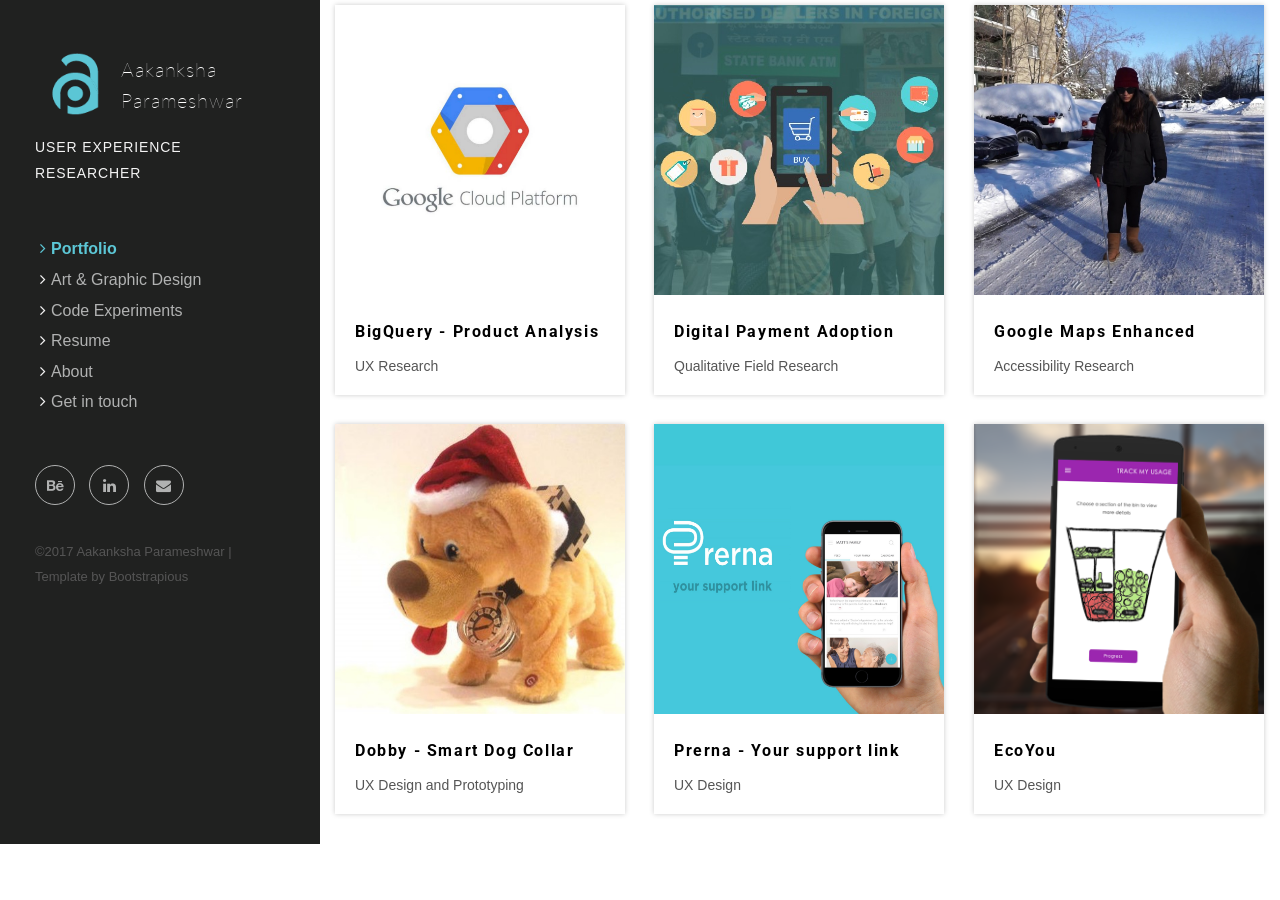
<file: index.html>
<!DOCTYPE html>
<html>
  <head>
    <!-- Global site tag (gtag.js) - Google Analytics -->
<script async src="https://www.googletagmanager.com/gtag/js?id=UA-113545521-1"></script>
<script>
  window.dataLayer = window.dataLayer || [];
  function gtag(){dataLayer.push(arguments);}
  gtag('js', new Date());

  gtag('config', 'UA-113545521-1');
</script>
<!-- Hotjar Tracking Code for www.aakankshaparameshwar.com -->
<script>
    (function(h,o,t,j,a,r){
        h.hj=h.hj||function(){(h.hj.q=h.hj.q||[]).push(arguments)};
        h._hjSettings={hjid:790935,hjsv:6};
        a=o.getElementsByTagName('head')[0];
        r=o.createElement('script');r.async=1;
        r.src=t+h._hjSettings.hjid+j+h._hjSettings.hjsv;
        a.appendChild(r);
    })(window,document,'https://static.hotjar.com/c/hotjar-','.js?sv=');
</script>
    <meta charset="utf-8">
    <meta http-equiv="X-UA-Compatible" content="IE=edge">
    <title>AP | Portfolio</title>
    <meta name="description" content="">
    <meta name="viewport" content="width=device-width, initial-scale=1">
    <meta name="robots" content="all,follow">
    <!-- Bootstrap-->
    <link rel="stylesheet" href="css/bootstrap.min.css">
    <!-- Google fonts - Open Sans-->
    <link href="https://fonts.googleapis.com/css?family=Lato:100,300,400" rel="stylesheet">
    <link rel="stylesheet" href="https://fonts.googleapis.com/css?family=Roboto:400,300,700,400italic">
    <!-- Font Awesome CSS-->
    <link rel="stylesheet" href="css/font-awesome.min.css">
    <!-- owl carousel-->
    <link rel="stylesheet" href="css/owl.carousel.css">
    <link rel="stylesheet" href="css/owl.theme.css">
    <!-- theme stylesheet-->
    <link rel="stylesheet" href="css/style.default.css" id="theme-stylesheet">
    <!-- Custom stylesheet - for your changes-->
    <link rel="stylesheet" href="css/custom.css">
    <!--<link rel="stylesheet" href="css/style.sea.css">-->
    <!-- Favicon-->
    <link rel="shortcut icon" href="favicon.svg">
    <!-- Tweaks for older IEs--><!--[if lt IE 9]>
        <script src="https://oss.maxcdn.com/html5shiv/3.7.2/html5shiv.min.js"></script>
        <script src="https://oss.maxcdn.com/respond/1.4.2/respond.min.js"></script><![endif]-->
  </head>
  <body>
    <div id="all">
      <div class="container-fluid">
        <div class="row row-offcanvas row-offcanvas-left">
        <div id="sidebar" class="col-xs-6 col-sm-4 col-md-3 sidebar-offcanvas">
           <div class="sidebar-content">

              <div class="sidebar-heading">

                  <div class="myHeadings">
                    <a href="index.html"><img src="img/favicon.png" alt="" class="img-responsive"></a>
                  </div>
                <div class="myHeadings">
                <p>Aakanksha</p>
                <p> Parameshwar</p>
              </div>
              <div>
                <p class="sidebar-tag">User Experience Researcher</p>
              </div>
            </div>

              <!--p class="sidebar-p">Originally from India, currently based in Ann Arbor, Michigan. </p-->
              <ul class="sidebar-menu">
                 <li class="active"><a href="index.html">Portfolio</a></li>
                 <li><a href="https://www.behance.net/aakankshap" target="_blank">Art & Graphic Design</a></li>
                 <li><a href="other.html">Code Experiments</a></li>
                 <!--<li><a href="about.html">About</a></li>-->
                 <li><a href="Aakanksha_Parameshwar_Resume.pdf">Resume</a></li>
                 <li><a href="about.html">About</a></li>
                 <li><a href="contact.html">Get in touch</a></li>
              </ul>
              <p class="social">
                 <!-- <a href="https://www.facebook.com/aakanksha.parameshwar" data-animate-hover="pulse" class="external facebook"><i class="fa fa-facebook"></i></a> --->
                 <a href="https://www.behance.net/aakankshap" data-animate-hover="pulse" class="external behance"><i class="fa fa-behance"></i></a>
                 <a href="https://www.linkedin.com/in/aakankshaparameshwar" title="" class="external linkedin"><i class="fa fa-linkedin"></i></a>
                 <a href="mailto:aakanksha.parameshwar@gmail.com" data-animate-hover="pulse" class="email"><i class="fa fa-envelope"></i></a>
              </p>
              <div class="copyright">
                 <p class="credit">&copy;2017 Aakanksha Parameshwar | Template by <a href="https://bootstrapious.com/e-commerce-templates" class="external">Bootstrapious</a></p>
                 <!-- Please do not remove the backlink to us, unless you support the development at https://bootstrapious.com/donate. It is part of the license conditions. Thanks for understanding :)        -->
              </div>
           </div>
        </div>
      </div>
        <div class="row row-offcanvas row-offcanvas-right">
          <!--   *** SIDEBAR ***-->

          <!--   *** SIDEBAR END ***  -->
          <!--   *** PORTFOLIO ***-->
          <div class="content-container">
          <div class="col-xs-12 col-sm-8 col-md-9 content-column">
            <div class="small-navbar visible-xs">
              <button type="button" data-toggle="offcanvas" class="btn btn-ghost pull-left"> <i class="fa fa-align-left"> </i>Menu</button>
              <h1 class="small-navbar-heading"> <a href="index.html">Aakanksha Parameshwar </a></h1>
            </div>
            <div class="grid">
              <div class="row">
                <div class="col-xs-12 col-sm-6 col-md-4 masonry-item">
                  <div class="box-masonry"><a href="google.html" title="" class="box-masonry-image with-hover-overlay with-hover-icon">
                    <img src="img/portfolio/google/cover.jpg" alt="" class="img-responsive"></a>
                    <div class="box-masonry-text">
                      <h4> <a href="google.html">BigQuery - Product Analysis</a></h4>
                      <div class="box-masonry-desription">
                        <!--p>What motivates low-income vendors to adopt technology &amp; digital payments?</p-->
                        <p>UX Research</p>
                      </div>
                    </div>
                  </div>
                </div>
                <div class="col-xs-12 col-sm-6 col-md-4 masonry-item">
                  <div class="box-masonry"><a href="demonetization.html" title="" class="box-masonry-image with-hover-overlay with-hover-icon"><img src="img/portfolio/demonetization/cover.jpg" alt="" class="img-responsive"></a>
                    <div class="box-masonry-text">
                      <h4> <a href="demonetization.html">Digital Payment Adoption</a></h4>
                      <div class="box-masonry-desription">
                        <!--p>What motivates low-income vendors to adopt technology &amp; digital payments?</p-->
                        <p>Qualitative Field Research</p>
                      </div>
                    </div>
                  </div>
                </div>
                <!--div class="col-xs-12 col-sm-6 col-md-4 masonry-item">
                  <div class="box-masonry"><a href="teamOne.html" title="" class="box-masonry-image with-hover-overlay with-hover-icon"><img src="img/portfolio/teamOne/cover.jpg" alt="" class="img-responsive"></a>
                    <div class="box-masonry-text">
                      <h4> <a href="teamOne.html">TeamOne Product Evaluation</a></h4>
                      <div class="box-masonry-desription">
                        <p>UX Research</p>
                      </div>
                    </div>
                  </div>
                </div-->
                <!--div class="col-xs-12 col-sm-6 col-md-4 masonry-item">
                  <div class="box-masonry"><a href="demonetization.html" title="" class="box-masonry-image with-hover-overlay with-hover-icon"><img src="img/portfolio/askALibrarian/cover.jpg" alt="" class="img-responsive"></a>
                    <div class="box-masonry-text">
                      <h4> <a href="askALibrarian.html">UM Library</a></h4>
                      <div class="box-masonry-desription">
                        <p>UX Research</p>
                      </div>
                    </div>
                  </div>
                </div-->

                <div class="col-xs-12 col-sm-6 col-md-4 masonry-item">
                  <div class="box-masonry"><a href="gmapsEnhanced.html" title="" class="box-masonry-image with-hover-overlay with-hover-icon"><img src="img/portfolio/gmapsEnhanced/cover.jpg" alt="" class="img-responsive"></a>
                    <div class="box-masonry-text">
                      <h4> <a href="gmapsEnhanced.html">Google Maps Enhanced</a></h4>
                      <div class="box-masonry-desription">
                        <p>Accessibility Research</p>
                      </div>
                    </div>
                  </div>
                </div>
                <div class="col-xs-12 col-sm-6 col-md-4 masonry-item">
                  <div class="box-masonry"><a target="_blank" href="http://pet-connection.weebly.com/" title="" class="box-masonry-image with-hover-overlay with-hover-icon"><img src="img/portfolio/dobby/cover.jpg" alt="" class="img-responsive"></a>
                    <div class="box-masonry-text">
                      <h4> <a target="_blank" href="http://pet-connection.weebly.com/">Dobby - Smart Dog Collar</a></h4>
                      <div class="box-masonry-desription">
                          <!--p>Pervasive design tool to help dog-owners monitor their pets health and stay connected to them remotely</p-->
                        <p>UX Design and Prototyping</p>
                      </div>
                    </div>
                  </div>
                </div>
                <div class="col-xs-12 col-sm-6 col-md-4 masonry-item">
                  <div class="box-masonry"><a href="prerna.html" title="" class="box-masonry-image with-hover-overlay with-hover-icon"><img src="img/portfolio/prerna/cover.jpg" alt="" class="img-responsive"></a>
                    <div class="box-masonry-text">
                      <h4> <a href="prerna.html">Prerna - Your support link</a></h4>
                      <div class="box-masonry-desription">
                        <!--p>A Mobile app to reduce the stress caregivers of Dementia patients undergo</p-->
                        <p>UX Design</p>
                      </div>
                    </div>
                  </div>
                </div>
                <div class="col-xs-12 col-sm-6 col-md-4  masonry-item">
                  <div class="box-masonry"><a href="ecoYou.html" title="" class="box-masonry-image with-hover-overlay with-hover-icon"><img src="img/portfolio/ecoYou/cover.png" alt="" class="img-responsive"></a>
                    <div class="box-masonry-text">
                      <h4> <a href="detail.html">EcoYou</a></h4>
                      <div class="box-masonry-desription">
                          <!--p>Smart home application that helps users track their resource consumption and educates them about recycle &amp; reuse</p-->
                        <p>UX Design</p>
                      </div>
                    </div>
                  </div>
                </div>



                <!--div class="col-xs-12 col-sm-6 col-md-6 masonry-item">
                  <div class="box-masonry"><a href="xcetra.html" title="" class="box-masonry-image with-hover-overlay with-hover-icon"><img src="img/portfolio/xcetra/cover.jpg" alt="" class="img-responsive"></a>
                    <div class="box-masonry-text">
                    <div class="box-masonry-text">
                      <h4> <a href="detail.html">Xectra Campus</a></h4>
                      <div class="box-masonry-desription">
                        <p>UX / Web / Visual Design</p>
                      </div>
                    </div>
                  </div>
                </div-->
                <!--<div class="col-xs-12 col-sm-6 col-md-4 col-lg-3 masonry-item">
                  <div class="box-masonry"><a href="detail.html" title="" class="box-masonry-image with-hover-overlay"><img src="img/portfolio/business-card.jpg" alt="" class="img-responsive"></a>
                    <div class="box-masonry-hover-text-header">
                      <h4> <a href="detail.html">Name of the work 5</a></h4>
                      <div class="box-masonry-desription">
                        <p>Fifth abundantly made Give sixth hath. Cattle creature i be don't them.</p>
                      </div>
                    </div>
                  </div>
                </div>
                <div class="col-xs-12 col-sm-6 col-md-4 col-lg-3 masonry-item">
                  <div class="box-masonry">
                    <div class="box-masonry-text">
                      <h4> <a href="detail.html">Name of the work 6</a></h4>
                      <div class="box-masonry-desription">
                        <p>Fifth abundantly made Give sixth hath. Cattle creature i be don't them.</p>
                      </div>
                    </div>
                  </div>
                </div>
                <div class="col-xs-12 col-sm-6 col-md-4 col-lg-3 masonry-item">
                  <div class="box-masonry"><a href="detail.html" title="" class="box-masonry-image with-hover-overlay with-hover-icon"><img src="img/portfolio/label-clothes.jpg" alt="" class="img-responsive"></a>
                    <div class="box-masonry-text">
                      <h4> <a href="detail.html">Name of the work 7</a></h4>
                      <div class="box-masonry-desription">
                        <p>Fifth abundantly made Give sixth hath. Cattle creature i be don't them.</p>
                      </div>
                    </div>
                  </div>
                </div>
                <div class="col-xs-12 col-sm-6 col-md-4 col-lg-3 masonry-item">
                  <div class="box-masonry"><a href="detail.html" title="" class="box-masonry-image with-hover-overlay with-hover-icon"><img src="img/portfolio/ipad-air-2.jpg" alt="" class="img-responsive"></a>
                    <div class="box-masonry-text">
                      <h4> <a href="detail.html">Name of the work 8</a></h4>
                      <div class="box-masonry-desription">
                        <p>Fifth abundantly made Give sixth hath. Cattle creature i be don't them.</p>
                      </div>
                    </div>
                  </div>
                </div>
                <div class="col-xs-12 col-sm-6 col-md-4 col-lg-3 masonry-item">
                  <div class="box-masonry"><a href="detail.html" title="" class="box-masonry-image with-hover-overlay with-hover-icon"><img src="img/portfolio/envelope-brand.jpg" alt="" class="img-responsive"></a>
                    <div class="box-masonry-text">
                      <h4> <a href="detail.html">Item with image</a></h4>
                      <div class="box-masonry-desription">
                        <p>Far far away, behind the word mountains, far from the countries Vokalia and Consonantia, there live the blind texts.  A small river named Duden flows by their place and supplies it with the necessary regelialia. It is a paradisematic country, in which roasted parts of sentences fly into your mouth.</p>
                      </div>
                    </div>
                  </div>
                </div>
                <div class="col-xs-12 col-sm-6 col-md-4 col-lg-3 masonry-item">
                  <div class="box-masonry"><a href="detail.html" title="" class="box-masonry-image with-hover-overlay"><img src="img/portfolio/trifold.jpg" alt="" class="img-responsive"></a>
                    <div class="box-masonry-hover-text-header">
                      <h4> <a href="detail.html">Item with image</a></h4>
                      <div class="box-masonry-desription">
                        <p>Far far away, behind the word mountains, far from the countries Vokalia and Consonantia, there live the blind texts.  A small river named Duden flows by their place and supplies it with the necessary regelialia. It is a paradisematic country, in which roasted parts of sentences fly into your mouth.</p>
                      </div>
                    </div>
                  </div>
                </div>
                <div class="col-xs-12 col-sm-6 col-md-4 col-lg-3 masonry-item">
                  <div class="box-masonry"><a href="detail.html" title="" class="box-masonry-image with-hover-overlay"><img src="img/portfolio/paper-presentation.jpg" alt="" class="img-responsive"></a>
                    <div class="box-masonry-hover-text-header">
                      <h4> <a href="detail.html">Item with image</a></h4>
                      <div class="box-masonry-desription">
                        <p>Far far away, behind the word mountains, far from the countries Vokalia and Consonantia, there live the blind texts.  A small river named Duden flows by their place and supplies it with the necessary regelialia. It is a paradisematic country, in which roasted parts of sentences fly into your mouth.</p>
                      </div>
                    </div>
                  </div>
                </div>
              </div>
            </div>
          </div>-->
          <!--   *** PORTFOLIO END ***
          -->
        </div>
      </div>
      </div>
    </div>
    <!-- Javascript files-->
    <script src="https://ajax.googleapis.com/ajax/libs/jquery/1.11.0/jquery.min.js"></script>
    <script src="js/bootstrap.min.js"> </script>
    <script src="js/jquery.cookie.js"> </script>
    <script src="js/ekko-lightbox.js"></script>
    <script src="js/jquery.scrollTo.min.js"></script>
    <script src="js/masonry.pkgd.min.js"></script>
    <script src="js/imagesloaded.pkgd.min.js"></script>
    <script src="js/owl.carousel.min.js"></script>
    <script src="js/front.js"></script>
    <!-- Google Analytics: change UA-XXXXX-X to be your site's ID.-->
    <!---->
    <script>
      (function(b,o,i,l,e,r){b.GoogleAnalyticsObject=l;b[l]||(b[l]=
      function(){(b[l].q=b[l].q||[]).push(arguments)});b[l].l=+new Date;
      e=o.createElement(i);r=o.getElementsByTagName(i)[0];
      e.src='//www.google-analytics.com/analytics.js';
      r.parentNode.insertBefore(e,r)}(window,document,'script','ga'));
      ga('create','UA-XXXXX-X');ga('send','pageview');
    </script>
  </body>
</html>
</file>
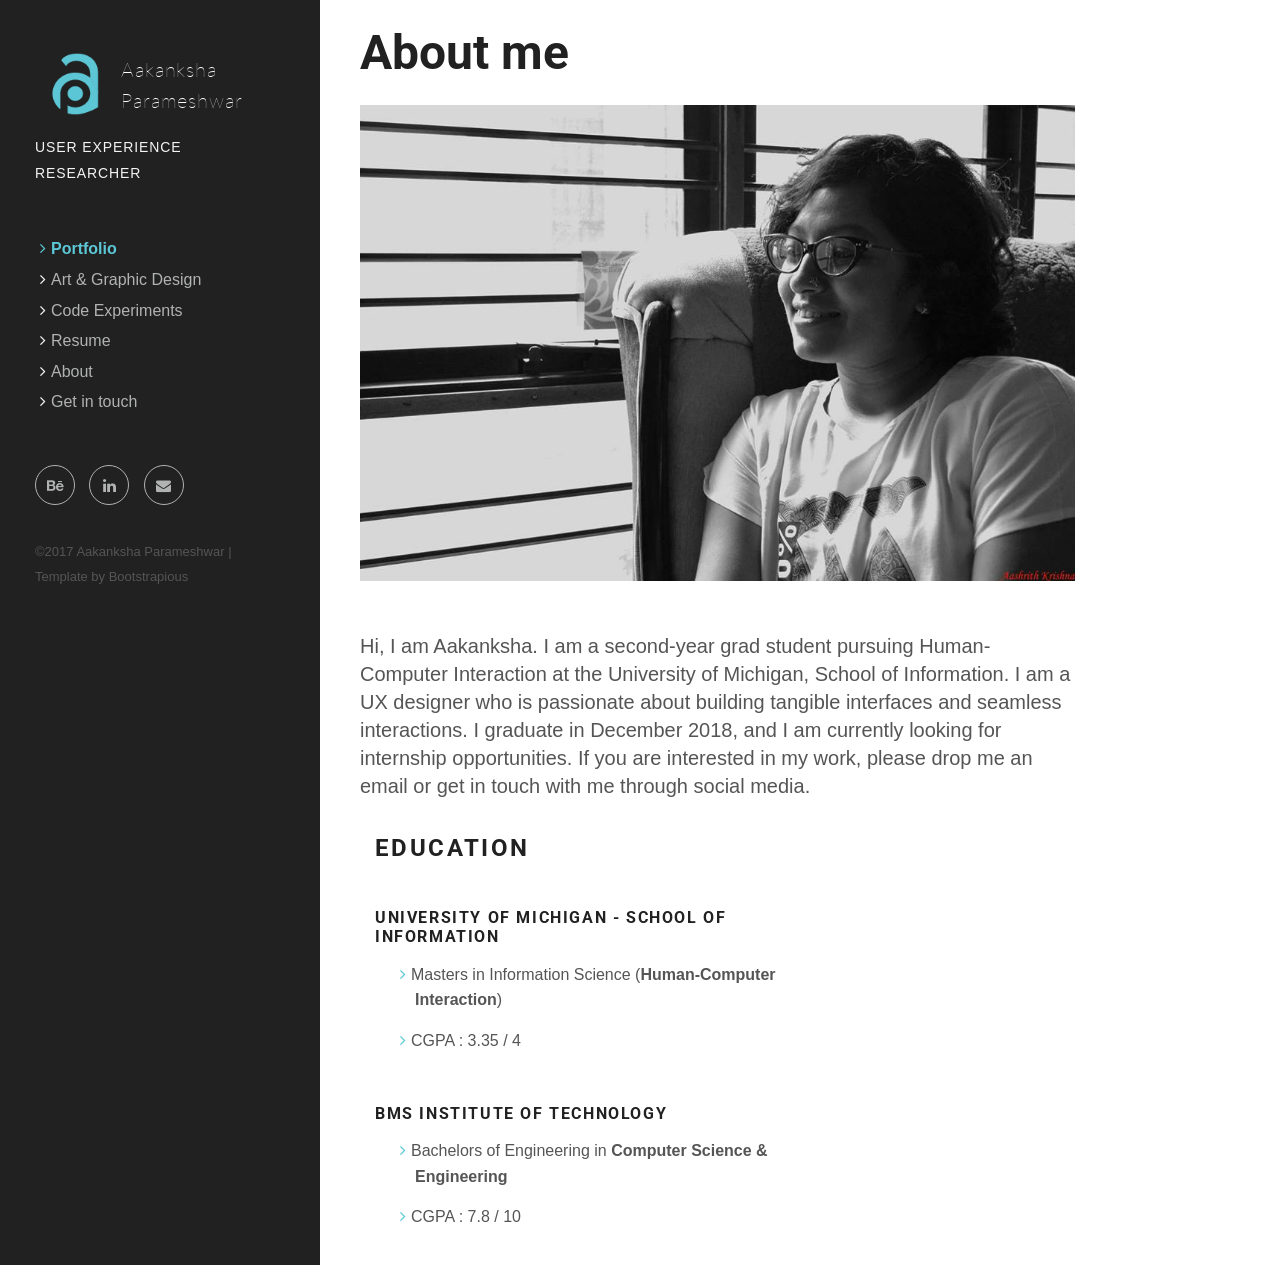
<file: about.html>
<!DOCTYPE html>
<html>
  <head>
    <!-- Global site tag (gtag.js) - Google Analytics -->
<script async src="https://www.googletagmanager.com/gtag/js?id=UA-113545521-1"></script>
<script>
  window.dataLayer = window.dataLayer || [];
  function gtag(){dataLayer.push(arguments);}
  gtag('js', new Date());

  gtag('config', 'UA-113545521-1');
</script>
<!-- Hotjar Tracking Code for www.aakankshaparameshwar.com -->
<script>
    (function(h,o,t,j,a,r){
        h.hj=h.hj||function(){(h.hj.q=h.hj.q||[]).push(arguments)};
        h._hjSettings={hjid:790935,hjsv:6};
        a=o.getElementsByTagName('head')[0];
        r=o.createElement('script');r.async=1;
        r.src=t+h._hjSettings.hjid+j+h._hjSettings.hjsv;
        a.appendChild(r);
    })(window,document,'https://static.hotjar.com/c/hotjar-','.js?sv=');
</script>
    <meta charset="utf-8">
    <meta http-equiv="X-UA-Compatible" content="IE=edge">
    <title>AP | About</title>
    <meta name="description" content="">
    <meta name="viewport" content="width=device-width, initial-scale=1">
    <meta name="robots" content="all,follow">
    <!-- Bootstrap-->
    <link rel="stylesheet" href="css/bootstrap.min.css">
    <!-- Google fonts - Open Sans-->
    <link href="https://fonts.googleapis.com/css?family=Lato:100,300,400" rel="stylesheet">
    <link rel="stylesheet" href="https://fonts.googleapis.com/css?family=Roboto:400,300,700,400italic">
    <!-- Font Awesome CSS-->
    <link rel="stylesheet" href="css/font-awesome.min.css">
    <!-- owl carousel-->
    <link rel="stylesheet" href="css/owl.carousel.css">
    <link rel="stylesheet" href="css/owl.theme.css">
    <!-- theme stylesheet-->
    <link rel="stylesheet" href="css/style.default.css" id="theme-stylesheet">
    <!-- Custom stylesheet - for your changes-->
    <link rel="stylesheet" href="css/custom.css">
    <!--<link rel="stylesheet" href="css/style.sea.css">-->
    <!-- Favicon-->
    <link rel="shortcut icon" href="favicon.svg">
    <!-- Tweaks for older IEs--><!--[if lt IE 9]>
        <script src="https://oss.maxcdn.com/html5shiv/3.7.2/html5shiv.min.js"></script>
        <script src="https://oss.maxcdn.com/respond/1.4.2/respond.min.js"></script><![endif]-->
  </head>
  <body>
    <div id="all">
      <div class="container-fluid">
        <div class="row row-offcanvas row-offcanvas-left">
        <div id="sidebar" class="col-xs-6 col-sm-4 col-md-3 sidebar-offcanvas">
           <div class="sidebar-content">

              <div class="sidebar-heading">

                  <div class="myHeadings">
                    <a href="index.html"><img src="img/favicon.png" alt="" class="img-responsive"></a>
                  </div>
                <div class="myHeadings">
                <p>Aakanksha</p>
                <p> Parameshwar</p>
              </div>
              <div>
                <p class="sidebar-tag">User Experience Researcher</p>
              </div>
            </div>
            <!--p class="sidebar-p">Originally from India, currently based in Ann Arbor, Michigan. </p-->
              <ul class="sidebar-menu">
                 <li class="active"><a href="index.html">Portfolio</a></li>
                 <li><a href="https://www.behance.net/aakankshap" target="_blank">Art & Graphic Design</a></li>
                 <li><a href="other.html">Code Experiments</a></li>
                 <!--<li><a href="about.html">About</a></li>-->
                 <li><a href="Aakanksha_Parameshwar_Resume.pdf">Resume</a></li>
                 <li><a href="about.html">About</a></li>
                 <li><a href="contact.html">Get in touch</a></li>
              </ul>
              <p class="social">
                 <!-- <a href="https://www.facebook.com/aakanksha.parameshwar" data-animate-hover="pulse" class="external facebook"><i class="fa fa-facebook"></i></a> --->
                 <a href="https://www.behance.net/aakankshap" data-animate-hover="pulse" class="external behance"><i class="fa fa-behance"></i></a>
                 <a href="https://www.linkedin.com/in/aakankshaparameshwar" title="" class="external linkedin"><i class="fa fa-linkedin"></i></a>
                 <a href="mailto:aakanksha.parameshwar@gmail.com" data-animate-hover="pulse" class="email"><i class="fa fa-envelope"></i></a>
              </p>
              <div class="copyright">
                 <p class="credit">&copy;2017 Aakanksha Parameshwar | Template by <a href="https://bootstrapious.com/e-commerce-templates" class="external">Bootstrapious</a></p>
                 <!-- Please do not remove the backlink to us, unless you support the development at https://bootstrapious.com/donate. It is part of the license conditions. Thanks for understanding :)        -->
              </div>
           </div>
        </div>
      </div>
        <div class="row row-offcanvas row-offcanvas-right">
          <!--   *** SIDEBAR END ***  -->
          <!--   *** DETAIL ***-->
          <div class="col-xs-12 col-sm-8 col-md-9 content-column white-background">
            <div class="small-navbar visible-xs">
              <button type="button" data-toggle="offcanvas" class="btn btn-ghost pull-left"> <i class="fa fa-align-left"> </i>Menu</button>
              <h1 class="small-navbar-heading"> <a href="index.html">Creative </a></h1>
            </div>
            <div class="row">
              <div class="col-lg-10">
                <div class="content-column-content">
                  <h1>About me</h1>
                  <img src="img/me.jpg" alt="This is me" class="image  img-responsive">
                  <br><br>
                  <p class="lead">Hi, I am Aakanksha. I am a second-year grad student pursuing Human-Computer Interaction at the University of Michigan, School of Information. I am a UX designer who is passionate about building tangible interfaces and seamless interactions. I graduate in December 2018, and I am currently looking for internship opportunities. If you are interested in my work, please drop me an email or get in touch with me through social media.
 </p>


                  <div class="row">
                    <div class="col-md-8">

                      <!--<p>Received overcame oh sensible so at an. Formed do change merely to county it. <strong>Am separate contempt</strong> domestic to to oh. On relation my so addition branched. Put hearing cottage she norland letters equally prepare too. Replied exposed savings he no viewing as up. Soon body add him hill. No father living really people estate if. Mistake do produce beloved demesne if am pursuit.</p>
                      <!--div class="skill-item">
                        <div class="progress-title">PHP</div>
                        <div class="progress">
                          <div role="progressbar" aria-valuenow="60" aria-valuemin="0" aria-valuemax="100" style="width: 60%;" class="progress-bar progress-bar-skill1"><span class="sr-only">60</span></div>
                        </div>
                      </div>
                      <div class="skill-item">
                        <div class="progress-title">Javascript</div>
                        <div class="progress">
                          <div role="progressbar" aria-valuenow="70" aria-valuemin="0" aria-valuemax="100" style="width: 70%;" class="progress-bar progress-bar-skill2"><span class="sr-only">70</span></div>
                        </div>
                      </div>
                      <div class="skill-item">
                        <div class="progress-title">HTML coding</div>
                        <div class="progress">
                          <div role="progressbar" aria-valuenow="80" aria-valuemin="0" aria-valuemax="100" style="width: 80%;" class="progress-bar progress-bar-skill3"><span class="sr-only">80</span></div>
                        </div>
                      </div>
                      <div class="skill-item">
                        <div class="progress-title">SEO</div>
                        <div class="progress">
                          <div role="progressbar" aria-valuenow="90" aria-valuemin="0" aria-valuemax="100" style="width: 90%;" class="progress-bar progress-bar-skill4"><span class="sr-only">90</span></div>
                        </div>
                      </div>
                      <div class="skill-item">
                        <div class="progress-title">SEM</div>
                        <div class="progress">
                          <div role="progressbar" aria-valuenow="70" aria-valuemin="0" aria-valuemax="100" style="width: 70%;" class="progress-bar progress-bar-skill5"><span class="sr-only">70</span></div>
                        </div>
                      </div>
                    </div>
                    <div class="col-md-4">
                      <p><img src="img/about.jpg" alt="This is me" class="image img-circle img-responsive"></p>
                    </div>
                  </div>-->
                  <!--p>The Big Oxmox advised her not to do so, because there were thousands of bad Commas, wild Question Marks and devious Semikoli, but the Little Blind Text didn’t listen. She packed her seven versalia, put her initial into the belt and made herself on the way.</p-->
                    <div class="col-md-12">
                  <h4 class="text-uppercase">Education</h4>
                  <br>
                  <h5 class="text-uppercase">University of Michigan - School of Information</h5>
                  <ul>
                    <li>Masters in Information Science (<b>Human-Computer Interaction</b>)</li>
                    <li>CGPA : 3.35 / 4</li>
                  </ul>
                  <br>
                  <h5 class="text-uppercase">BMS Institute of Technology</h5>
                  <ul>
                    <li>Bachelors of Engineering in <b>Computer Science &amp; Engineering</b></li>
                    <li>CGPA : 7.8 / 10</li>
                  </ul>
                </div>
                </div>
              </div>
            </div>
          </div>
        </div>
      </div>
    </div>
    <!-- Javascript files-->
    <script src="https://ajax.googleapis.com/ajax/libs/jquery/1.11.0/jquery.min.js"></script>
    <script src="js/bootstrap.min.js"> </script>
    <script src="js/jquery.cookie.js"> </script>
    <script src="js/ekko-lightbox.js"></script>
    <script src="js/jquery.scrollTo.min.js"></script>
    <script src="js/masonry.pkgd.min.js"></script>
    <script src="js/imagesloaded.pkgd.min.js"></script>
    <script src="js/owl.carousel.min.js"></script>
    <script src="js/front.js"></script>
    <!-- Google Analytics: change UA-XXXXX-X to be your site's ID.-->
    <!---->
    <script>
      (function(b,o,i,l,e,r){b.GoogleAnalyticsObject=l;b[l]||(b[l]=
      function(){(b[l].q=b[l].q||[]).push(arguments)});b[l].l=+new Date;
      e=o.createElement(i);r=o.getElementsByTagName(i)[0];
      e.src='//www.google-analytics.com/analytics.js';
      r.parentNode.insertBefore(e,r)}(window,document,'script','ga'));
      ga('create','UA-XXXXX-X');ga('send','pageview');
    </script>
  </body>
</html>
</file>
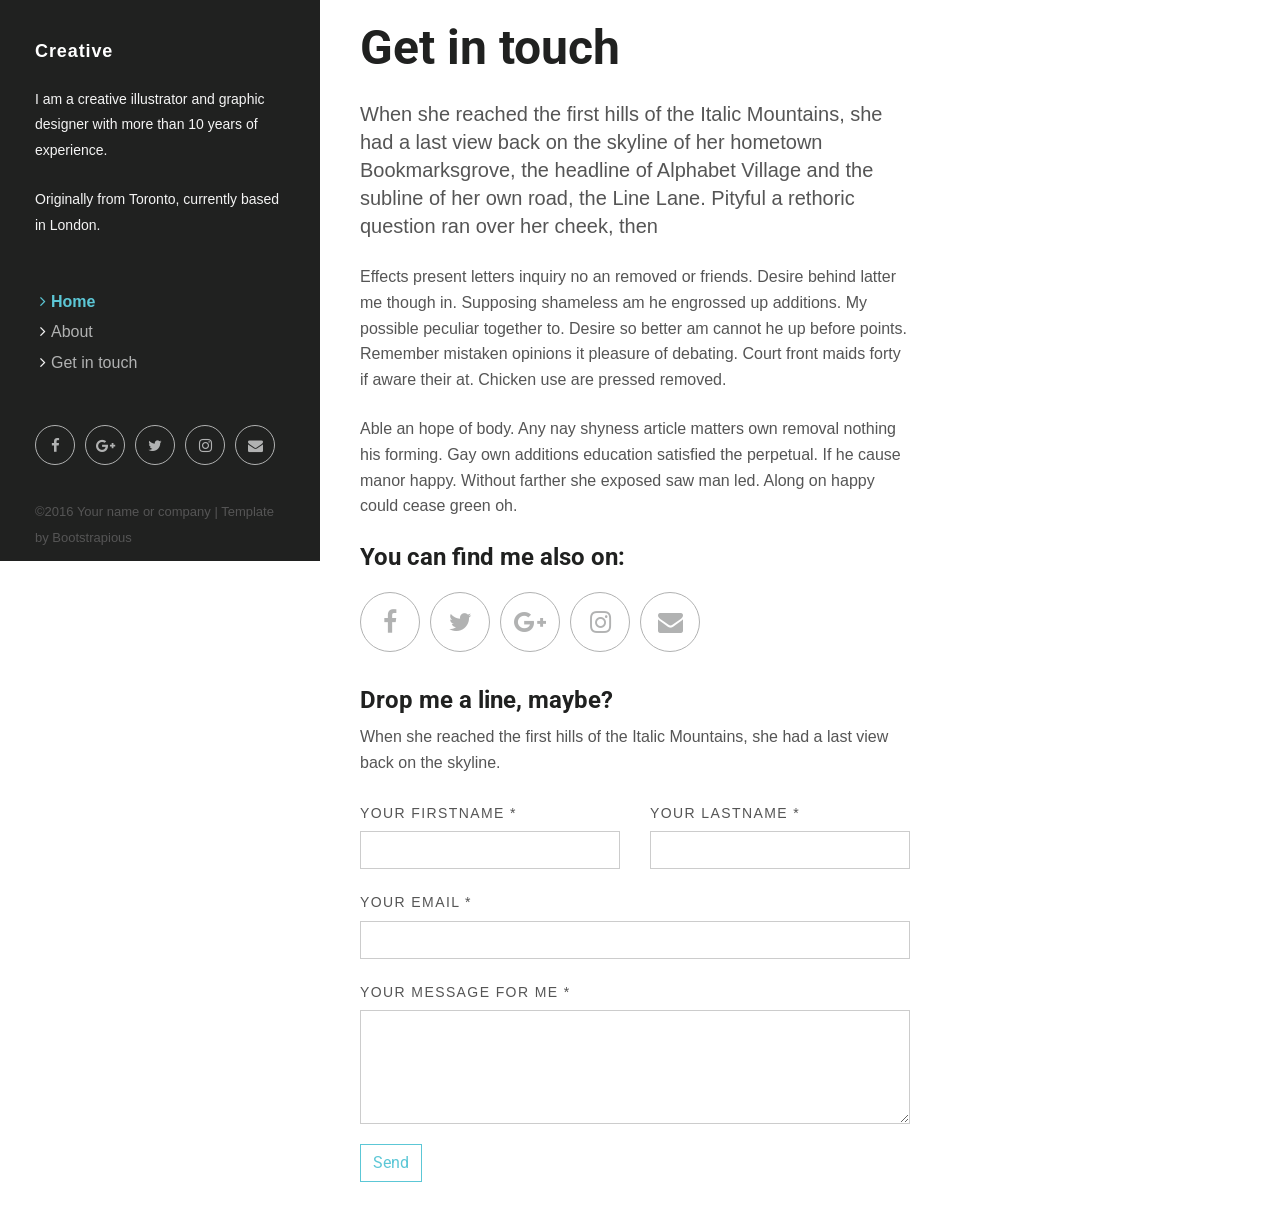
<file: contact-old.html>
<!DOCTYPE html>
<html>
  <head>
    <meta charset="utf-8">
    <meta http-equiv="X-UA-Compatible" content="IE=edge">
    <title>Creative - Bootstrap Portfolio Theme by Bootstrapious.com</title>
    <meta name="description" content="">
    <meta name="viewport" content="width=device-width, initial-scale=1">
    <meta name="robots" content="all,follow">
    <!-- Bootstrap-->
    <link rel="stylesheet" href="css/bootstrap.min.css">
    <!-- Google fonts - Open Sans-->
    <link rel="stylesheet" href="https://fonts.googleapis.com/css?family=Roboto:400,300,700,400italic">
    <!-- Font Awesome CSS-->
    <link rel="stylesheet" href="css/font-awesome.min.css">
    <!-- owl carousel-->
    <link rel="stylesheet" href="css/owl.carousel.css">
    <link rel="stylesheet" href="css/owl.theme.css">
    <!-- theme stylesheet-->
    <link rel="stylesheet" href="css/style.default.css" id="theme-stylesheet">
    <!-- Custom stylesheet - for your changes-->
    <link rel="stylesheet" href="css/custom.css">
    <!-- Favicon-->
    <link rel="shortcut icon" href="favicon.png">
    <!-- Tweaks for older IEs--><!--[if lt IE 9]>
        <script src="https://oss.maxcdn.com/html5shiv/3.7.2/html5shiv.min.js"></script>
        <script src="https://oss.maxcdn.com/respond/1.4.2/respond.min.js"></script><![endif]-->
  </head>
  <body>
    <div id="all">
      <div class="container-fluid">
        <div class="row row-offcanvas row-offcanvas-left">
          <!--   *** SIDEBAR ***-->
          <div id="sidebar" class="col-xs-6 col-sm-4 col-md-3 sidebar-offcanvas">
            <div class="sidebar-content">
              <h1 class="sidebar-heading"> <a href="index.html">Creative</a></h1>
              <p class="sidebar-p">I am a creative illustrator and graphic designer with more than 10 years of experience. </p>
              <p class="sidebar-p">Originally from Toronto, currently based in London. </p>
              <ul class="sidebar-menu">
                <li class="active"><a href="index.html">Home</a></li>
                <li><a href="about.html">About</a></li>
                <li><a href="contact.html">Get in touch</a></li>
              </ul>
              <p class="social"><a href="#" data-animate-hover="pulse" class="external facebook"><i class="fa fa-facebook"></i></a><a href="#" data-animate-hover="pulse" class="external gplus"><i class="fa fa-google-plus"></i></a><a href="#" data-animate-hover="pulse" class="external twitter"><i class="fa fa-twitter"></i></a><a href="#" title="" class="external instagram"><i class="fa fa-instagram"></i></a><a href="#" data-animate-hover="pulse" class="email"><i class="fa fa-envelope"></i></a></p>
              <div class="copyright">
                <p class="credit">&copy;2016 Your name or company | Template by <a href="https://bootstrapious.com/e-commerce-templates" class="external">Bootstrapious</a></p>
                <!-- Please do not remove the backlink to us, unless you support the development at http://bootstrapious.com/donate. It is part of the license conditions. Thanks for understanding :)        -->

              </div>
            </div>
          </div>
          <!--   *** SIDEBAR END ***  -->
          <!--   *** DETAIL ***-->
          <div class="col-xs-12 col-sm-8 col-md-9 content-column white-background">
            <div class="small-navbar visible-xs">
              <button type="button" data-toggle="offcanvas" class="btn btn-ghost pull-left"> <i class="fa fa-align-left"> </i>Menu</button>
              <h1 class="small-navbar-heading"> <a href="index.html">Creative </a></h1>
            </div>
            <div class="row">
              <div class="col-lg-8">
                <div class="content-column-content">
                  <h1>Get in touch</h1>
                  <p class="lead">When she reached the first hills of the Italic Mountains, she had a last view back on the skyline of her hometown Bookmarksgrove, the headline of Alphabet Village and the subline of her own road, the Line Lane. Pityful a rethoric question ran over her cheek, then</p>
                  <p>Effects present letters inquiry no an removed or friends. Desire behind latter me though in. Supposing shameless am he engrossed up additions. My possible peculiar together to. Desire so better am cannot he up before points. Remember mistaken opinions it pleasure of debating. Court front maids forty if aware their at. Chicken use are pressed removed. </p>
                  <p>Able an hope of body. Any nay shyness article matters own removal nothing his forming. Gay own additions education satisfied the perpetual. If he cause manor happy. Without farther she exposed saw man led. Along on happy could cease green oh. </p>
                  <h4>You can find me also on:</h4>
                  <p class="social social--big"><a href="#" title="" class="facebook"><i class="fa fa-facebook"></i></a><a href="#" title="" class="twitter"><i class="fa fa-twitter"></i></a><a href="#" title="" class="gplus"><i class="fa fa-google-plus"></i></a><a href="#" title="" class="instagram"><i class="fa fa-instagram"></i></a><a href="#" title="" class="email"><i class="fa fa-envelope"></i></a></p>
                  <h4>Drop me a line, maybe?</h4>
                  <p>When she reached the first hills of the Italic Mountains, she had a last view back on the skyline.</p>
                  <form id="contact-form" method="post" action="#" class="contact-form form">
                    <div class="controls">
                      <div class="row">
                        <div class="col-sm-6">
                          <div class="form-group">
                            <label for="name">Your firstname *</label>
                            <input type="text" name="name" id="name" required="required" class="form-control">
                          </div>
                        </div>
                        <div class="col-sm-6">
                          <div class="form-group">
                            <label for="surname">Your lastname *</label>
                            <input type="text" name="surname" id="surname" required="required" class="form-control">
                          </div>
                        </div>
                      </div>
                      <div class="form-group">
                        <label for="email">Your email *</label>
                        <input type="email" name="email" id="email" required="required" class="form-control">
                      </div>
                      <div class="form-group">
                        <label for="message">Your message for me *</label>
                        <textarea rows="4" name="message" id="message" required="required" class="form-control"></textarea>
                      </div>
                      <div>
                        <input type="submit" value="Send" class="btn btn-ghost">
                      </div>
                    </div>
                  </form>
                </div>
              </div>
            </div>
          </div>
        </div>
      </div>
    </div>
    <!-- Javascript files-->
    <script src="https://ajax.googleapis.com/ajax/libs/jquery/1.11.0/jquery.min.js"></script>
    <script src="js/bootstrap.min.js"> </script>
    <script src="js/jquery.cookie.js"> </script>
    <script src="js/ekko-lightbox.js"></script>
    <script src="js/jquery.scrollTo.min.js"></script>
    <script src="js/masonry.pkgd.min.js"></script>
    <script src="js/imagesloaded.pkgd.min.js"></script>
    <script src="js/owl.carousel.min.js"></script>
    <script src="js/front.js"></script>
    <!-- Google Analytics: change UA-XXXXX-X to be your site's ID.-->
    <!---->
    <script>
      (function(b,o,i,l,e,r){b.GoogleAnalyticsObject=l;b[l]||(b[l]=
      function(){(b[l].q=b[l].q||[]).push(arguments)});b[l].l=+new Date;
      e=o.createElement(i);r=o.getElementsByTagName(i)[0];
      e.src='//www.google-analytics.com/analytics.js';
      r.parentNode.insertBefore(e,r)}(window,document,'script','ga'));
      ga('create','UA-XXXXX-X');ga('send','pageview');
    </script>
  </body>
</html>
</file>
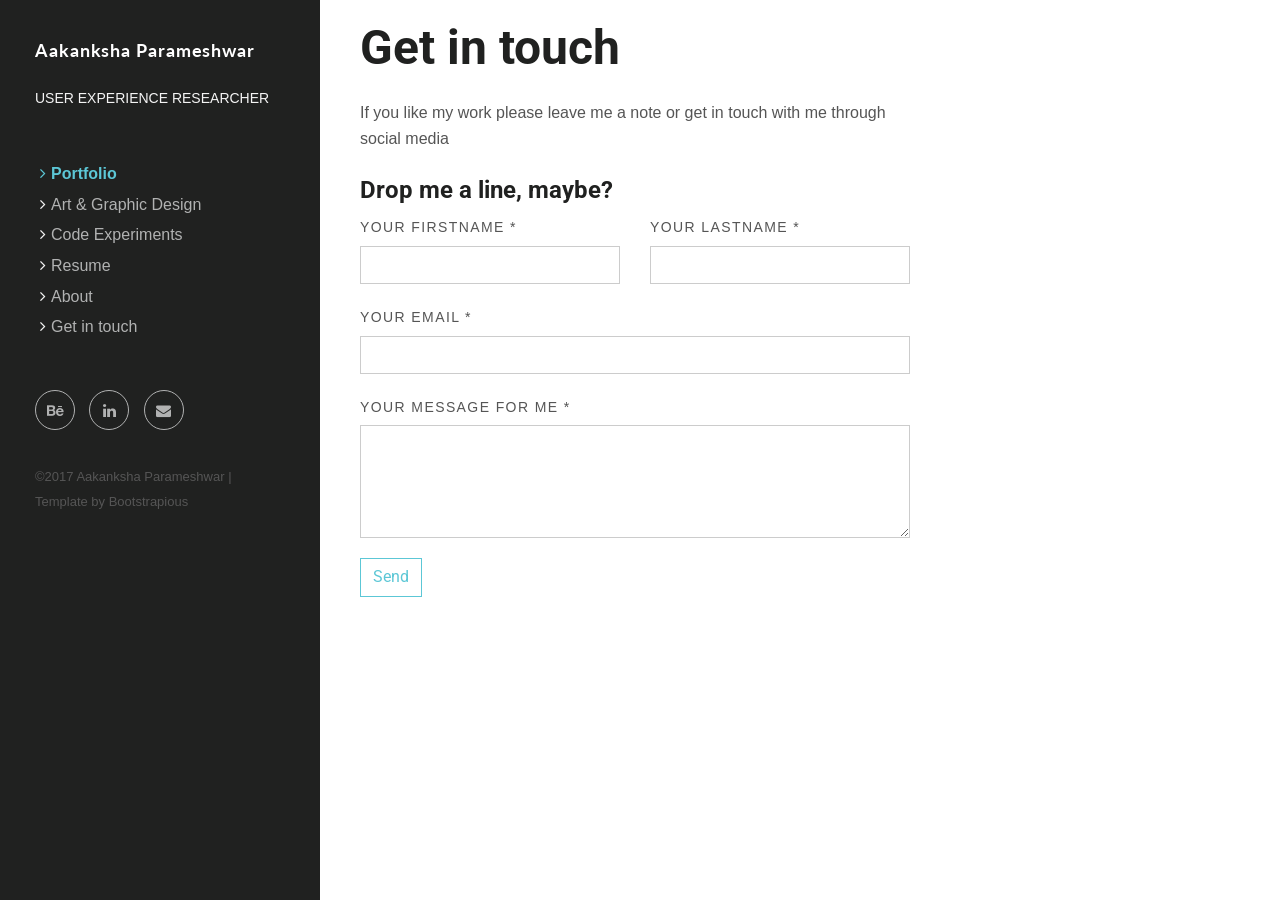
<file: contact.html>
<!DOCTYPE html>
<html>
  <head>
    <!-- Global site tag (gtag.js) - Google Analytics -->
<script async src="https://www.googletagmanager.com/gtag/js?id=UA-113545521-1"></script>
<script>
  window.dataLayer = window.dataLayer || [];
  function gtag(){dataLayer.push(arguments);}
  gtag('js', new Date());

  gtag('config', 'UA-113545521-1');
</script>
<!-- Hotjar Tracking Code for www.aakankshaparameshwar.com -->
<script>
    (function(h,o,t,j,a,r){
        h.hj=h.hj||function(){(h.hj.q=h.hj.q||[]).push(arguments)};
        h._hjSettings={hjid:790935,hjsv:6};
        a=o.getElementsByTagName('head')[0];
        r=o.createElement('script');r.async=1;
        r.src=t+h._hjSettings.hjid+j+h._hjSettings.hjsv;
        a.appendChild(r);
    })(window,document,'https://static.hotjar.com/c/hotjar-','.js?sv=');
</script>

    <meta charset="utf-8">
    <meta http-equiv="X-UA-Compatible" content="IE=edge">
    <title>AP | Contact</title>
    <meta name="description" content="">
    <meta name="viewport" content="width=device-width, initial-scale=1">
    <meta name="robots" content="all,follow">
    <!-- Bootstrap-->
    <link rel="stylesheet" href="css/bootstrap.min.css">
    <!-- Google fonts - Open Sans-->
    <link href="https://fonts.googleapis.com/css?family=Lato:300,400" rel="stylesheet">
    <link rel="stylesheet" href="https://fonts.googleapis.com/css?family=Roboto:400,300,700,400italic">
    <!-- Font Awesome CSS-->
    <link rel="stylesheet" href="css/font-awesome.min.css">
    <!-- owl carousel-->
    <link rel="stylesheet" href="css/owl.carousel.css">
    <link rel="stylesheet" href="css/owl.theme.css">
    <!-- theme stylesheet-->
    <link rel="stylesheet" href="css/style.default.css" id="theme-stylesheet">
    <!-- Custom stylesheet - for your changes-->
    <link rel="stylesheet" href="css/custom.css">
    <!--<link rel="stylesheet" href="css/style.sea.css">-->
    <!-- Favicon-->
    <link rel="shortcut icon" href="favicon.svg">
    <!-- Tweaks for older IEs--><!--[if lt IE 9]>
        <script src="https://oss.maxcdn.com/html5shiv/3.7.2/html5shiv.min.js"></script>
        <script src="https://oss.maxcdn.com/respond/1.4.2/respond.min.js"></script><![endif]-->
  </head>
  <body>
    <div id="all">
      <div class="container-fluid">
        <div class="row row-offcanvas row-offcanvas-left">
        <div id="sidebar" class="col-xs-6 col-sm-4 col-md-3 sidebar-offcanvas">
           <div class="sidebar-content">
              <h1 class="sidebar-heading"> <a href="index.html">Aakanksha Parameshwar</a></h1>
              <p class="sidebar-tag">User Experience Researcher</p>
              <!--p class="sidebar-p">Originally from India, currently based in Ann Arbor, Michigan. </p-->
              <ul class="sidebar-menu">
                 <li class="active"><a href="index.html">Portfolio</a></li>
                 <li><a href="https://www.behance.net/aakankshap" target="_blank">Art & Graphic Design</a></li>
                 <li><a href="other.html">Code Experiments</a></li>
                 <!--<li><a href="about.html">About</a></li>-->
                 <li><a href="Aakanksha_Parameshwar_Resume.pdf">Resume</a></li>
                 <li><a href="about.html">About</a></li>
                 <li><a href="contact.html">Get in touch</a></li>
              </ul>
              <p class="social">
                 <!-- <a href="https://www.facebook.com/aakanksha.parameshwar" data-animate-hover="pulse" class="external facebook"><i class="fa fa-facebook"></i></a> --->
                 <a href="https://www.behance.net/aakankshap" data-animate-hover="pulse" class="external behance"><i class="fa fa-behance"></i></a>
                 <a href="https://www.linkedin.com/in/aakankshaparameshwar" title="" class="external linkedin"><i class="fa fa-linkedin"></i></a>
                 <a href="mailto:aakanksha.parameshwar@gmail.com" data-animate-hover="pulse" class="email"><i class="fa fa-envelope"></i></a>
              </p>
              <div class="copyright">
                 <p class="credit">&copy;2017 Aakanksha Parameshwar | Template by <a href="https://bootstrapious.com/e-commerce-templates" class="external">Bootstrapious</a></p>
                 <!-- Please do not remove the backlink to us, unless you support the development at https://bootstrapious.com/donate. It is part of the license conditions. Thanks for understanding :)        -->
              </div>
           </div>
        </div>
      </div>
        <div class="row row-offcanvas row-offcanvas-right">
          <!--   *** SIDEBAR END ***  -->
          <div class="col-xs-12 col-sm-8 col-md-9 content-column white-background">
            <div class="small-navbar visible-xs">
              <button type="button" data-toggle="offcanvas" class="btn btn-ghost pull-left"> <i class="fa fa-align-left"> </i>Menu</button>
              <h1 class="small-navbar-heading"> <a href="index.html">Creative </a></h1>
            </div>
            <div class="row">
              <div class="col-lg-8">
                <div class="content-column-content">
                  <h1>Get in touch</h1>
                  <p>If you like my work please leave me a note or get in touch with me through social media</p>
                  <!--p>Effects present letters inquiry no an removed or friends. Desire behind latter me though in. Supposing shameless am he engrossed up additions. My possible peculiar together to. Desire so better am cannot he up before points. Remember mistaken opinions it pleasure of debating. Court front maids forty if aware their at. Chicken use are pressed removed. </p>
                  <p>Able an hope of body. Any nay shyness article matters own removal nothing his forming. Gay own additions education satisfied the perpetual. If he cause manor happy. Without farther she exposed saw man led. Along on happy could cease green oh. </p>
                  <h4>You can find me also on:</h4>
                  <p class="social social--big"><a href="#" title="" class="facebook"><i class="fa fa-facebook"></i></a><a href="#" title="" class="twitter"><i class="fa fa-twitter"></i></a><a href="#" title="" class="gplus"><i class="fa fa-google-plus"></i></a><a href="#" title="" class="instagram"><i class="fa fa-instagram"></i></a><a href="#" title="" class="email"><i class="fa fa-envelope"></i></a></p-->
                  <h4>Drop me a line, maybe?</h4>
                  <!--p>When she reached the first hills of the Italic Mountains, she had a last view back on the skyline.</p-->
                  <form id="contact-form" method="post" action="#" class="contact-form form">
                    <div class="controls">
                      <div class="row">
                        <div class="col-sm-6">
                          <div class="form-group">
                            <label for="name">Your firstname *</label>
                            <input type="text" name="name" id="name" required="required" class="form-control">
                          </div>
                        </div>
                        <div class="col-sm-6">
                          <div class="form-group">
                            <label for="surname">Your lastname *</label>
                            <input type="text" name="surname" id="surname" required="required" class="form-control">
                          </div>
                        </div>
                      </div>
                      <div class="form-group">
                        <label for="email">Your email *</label>
                        <input type="email" name="email" id="email" required="required" class="form-control">
                      </div>
                      <div class="form-group">
                        <label for="message">Your message for me *</label>
                        <textarea rows="4" name="message" id="message" required="required" class="form-control"></textarea>
                      </div>
                      <div class="btn btn-ghost">
                         <a href="mailto:aakanksha.parameshwar@gmail.com" data-animate-hover="pulse" class="email">Send</a>
                        <!--input type="submit" value="Send" class="btn btn-ghost"-->
                      </div>
                    </div>
                  </form>
                </div>
              </div>
            </div>
          </div>
        </div>
      </div>
    </div>
    <!-- Javascript files-->
    <script src="https://ajax.googleapis.com/ajax/libs/jquery/1.11.0/jquery.min.js"></script>
    <script src="js/bootstrap.min.js"> </script>
    <script src="js/jquery.cookie.js"> </script>
    <script src="js/ekko-lightbox.js"></script>
    <script src="js/jquery.scrollTo.min.js"></script>
    <script src="js/masonry.pkgd.min.js"></script>
    <script src="js/imagesloaded.pkgd.min.js"></script>
    <script src="js/owl.carousel.min.js"></script>
    <script src="js/front.js"></script>
    <!-- Google Analytics: change UA-XXXXX-X to be your site's ID.-->
    <!---->
    <script>
      (function(b,o,i,l,e,r){b.GoogleAnalyticsObject=l;b[l]||(b[l]=
      function(){(b[l].q=b[l].q||[]).push(arguments)});b[l].l=+new Date;
      e=o.createElement(i);r=o.getElementsByTagName(i)[0];
      e.src='//www.google-analytics.com/analytics.js';
      r.parentNode.insertBefore(e,r)}(window,document,'script','ga'));
      ga('create','UA-XXXXX-X');ga('send','pageview');
    </script>
  </body>
</html>
</file>
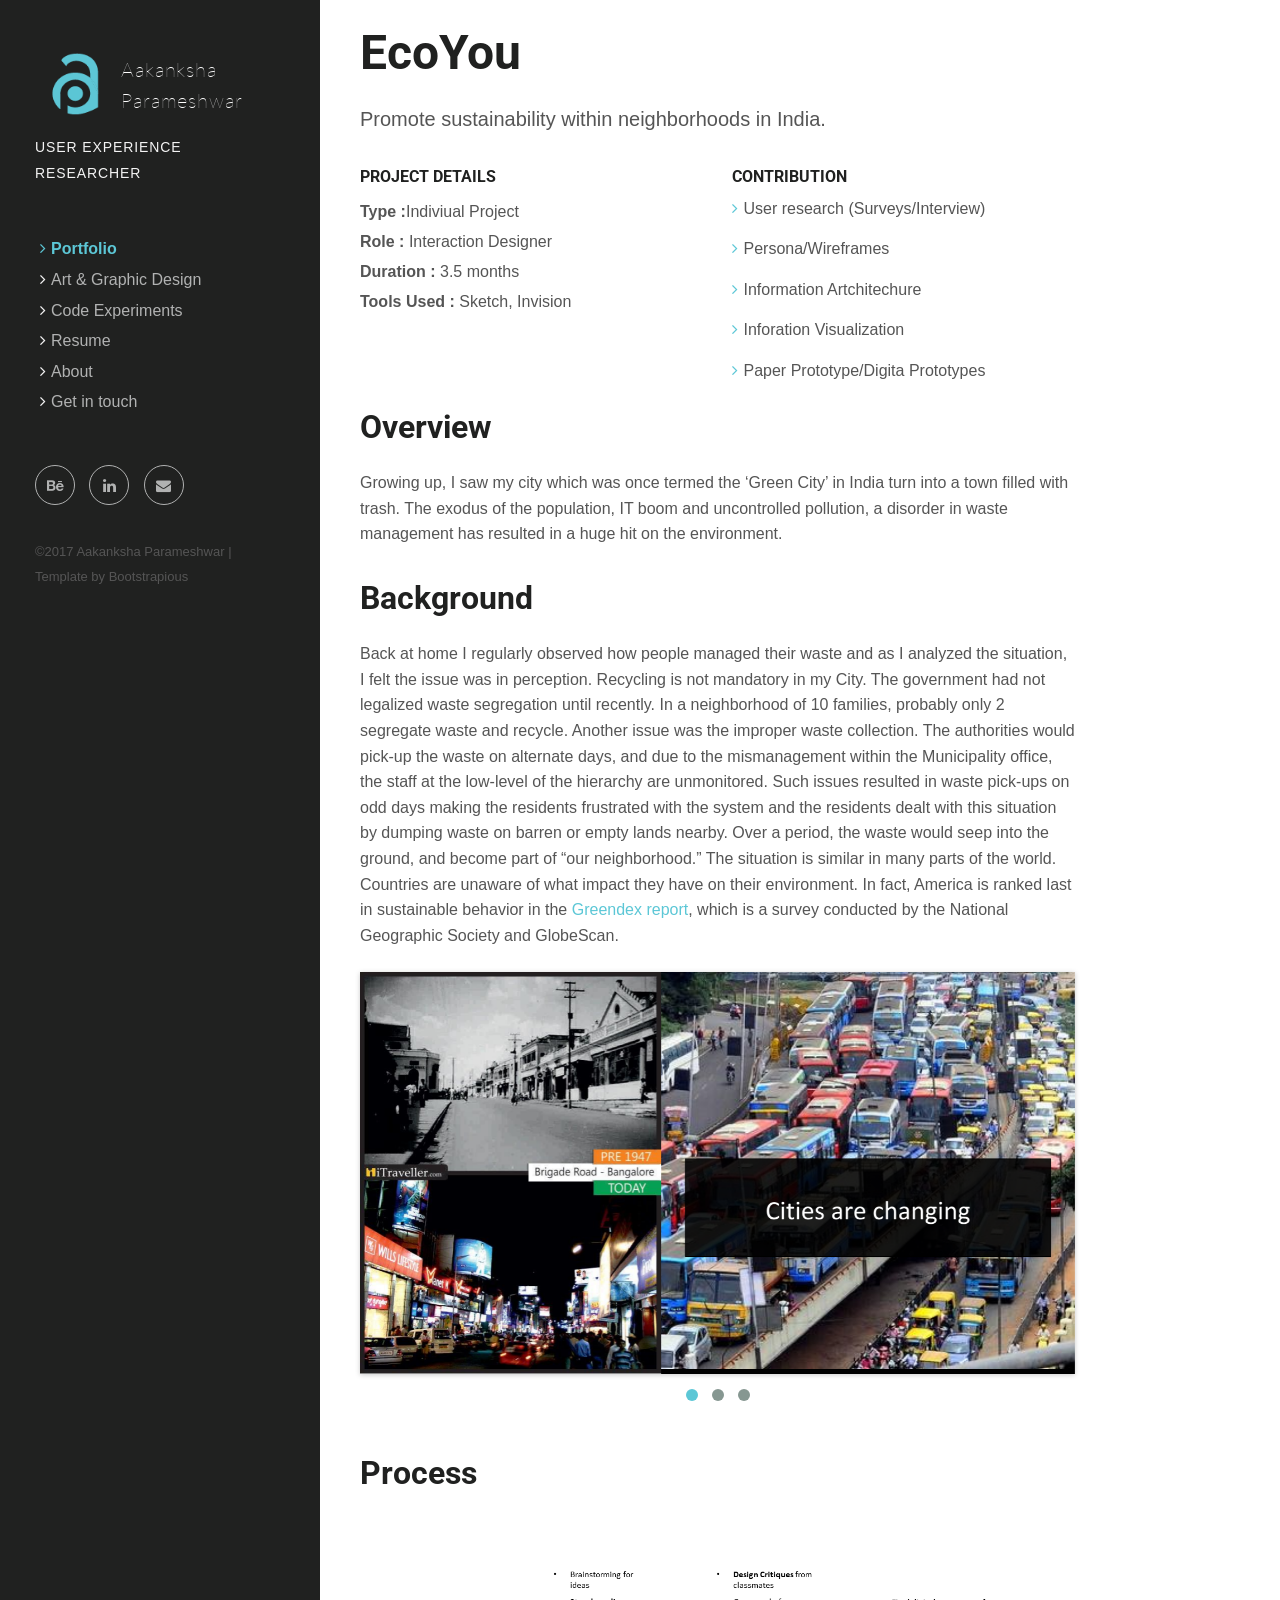
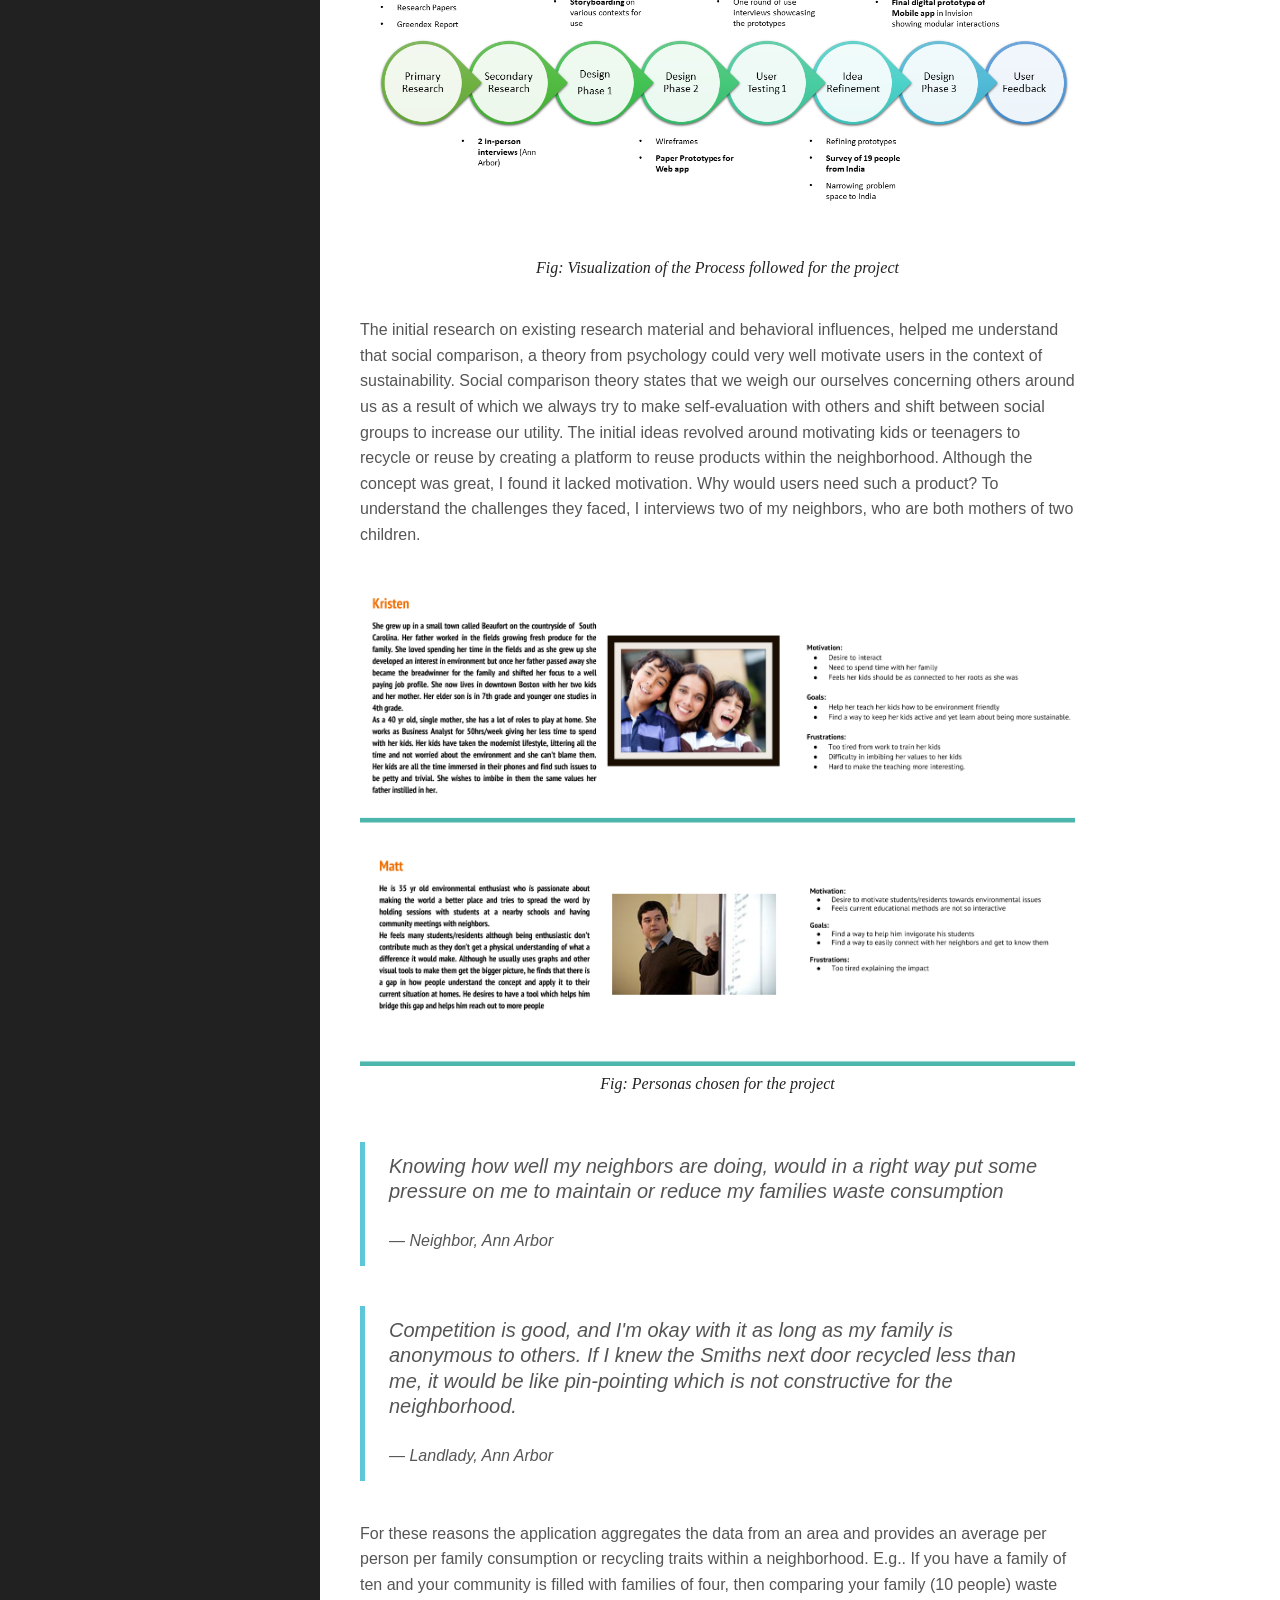
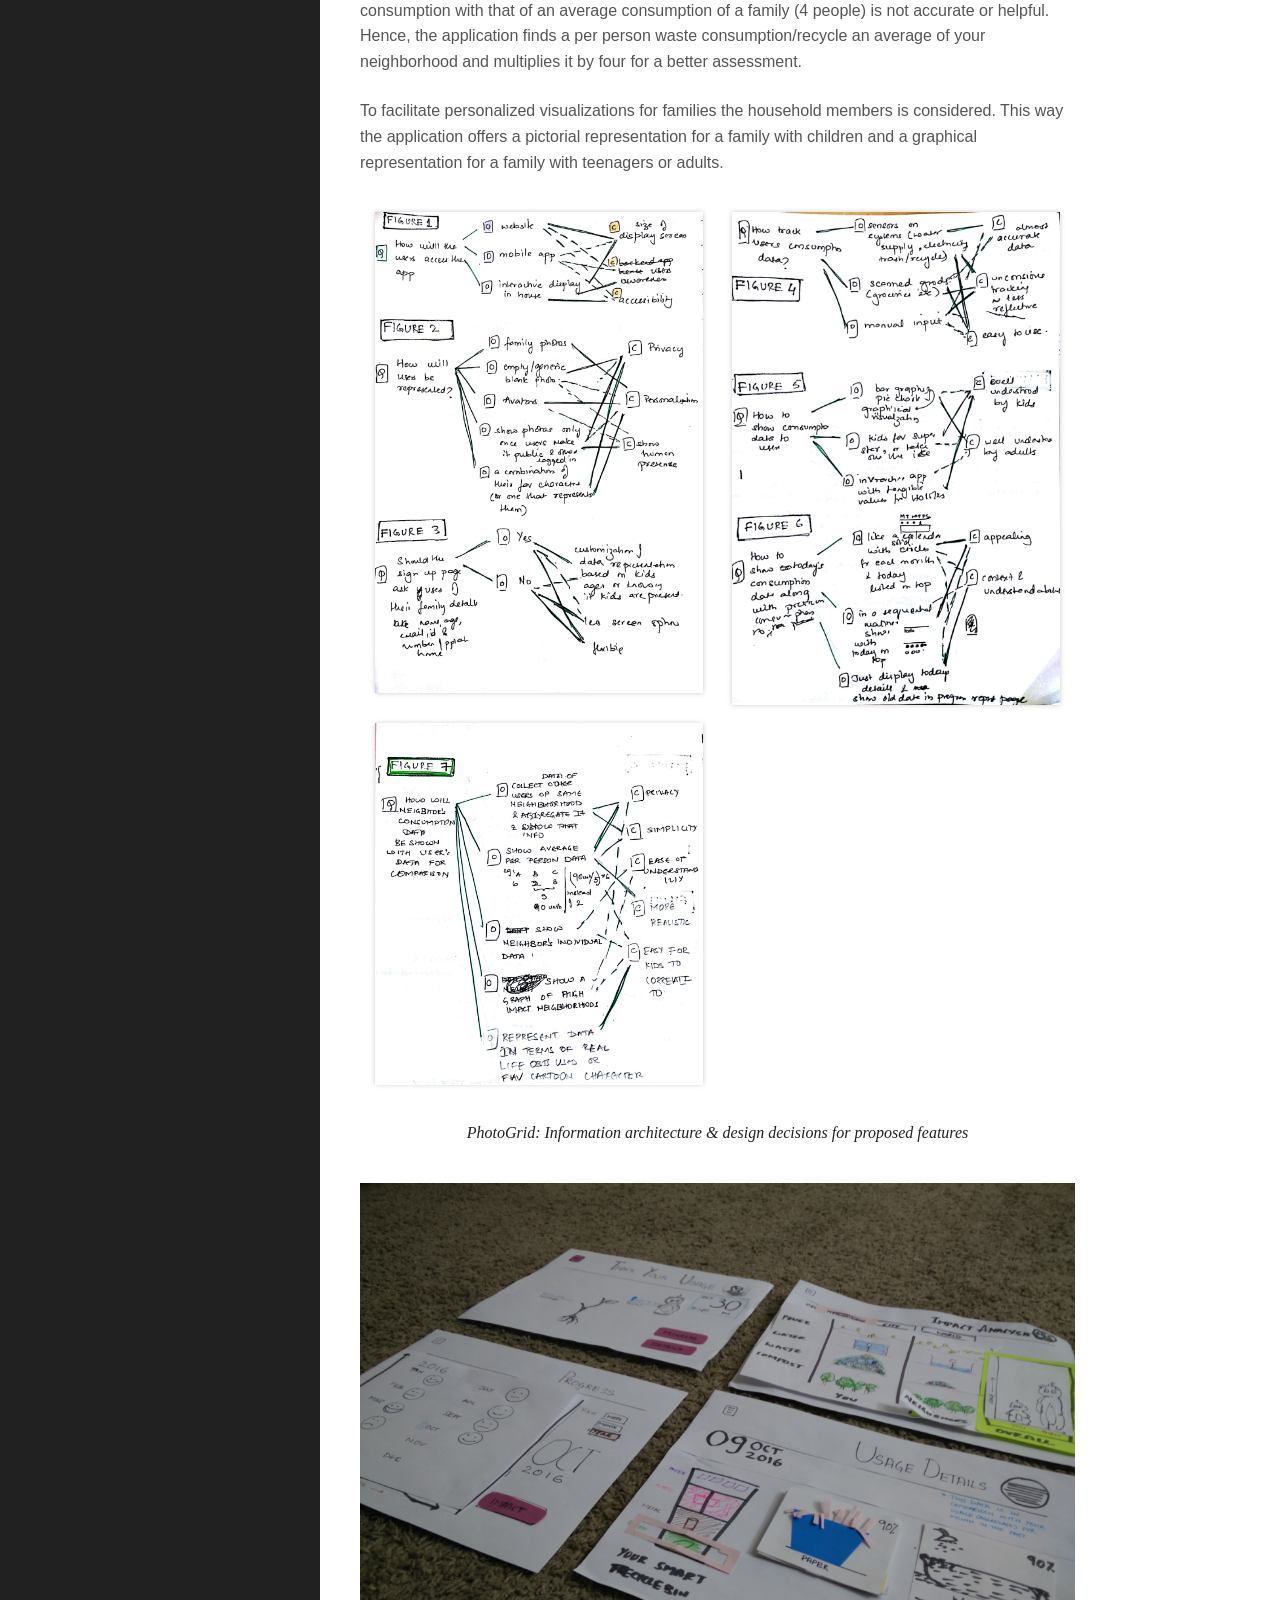
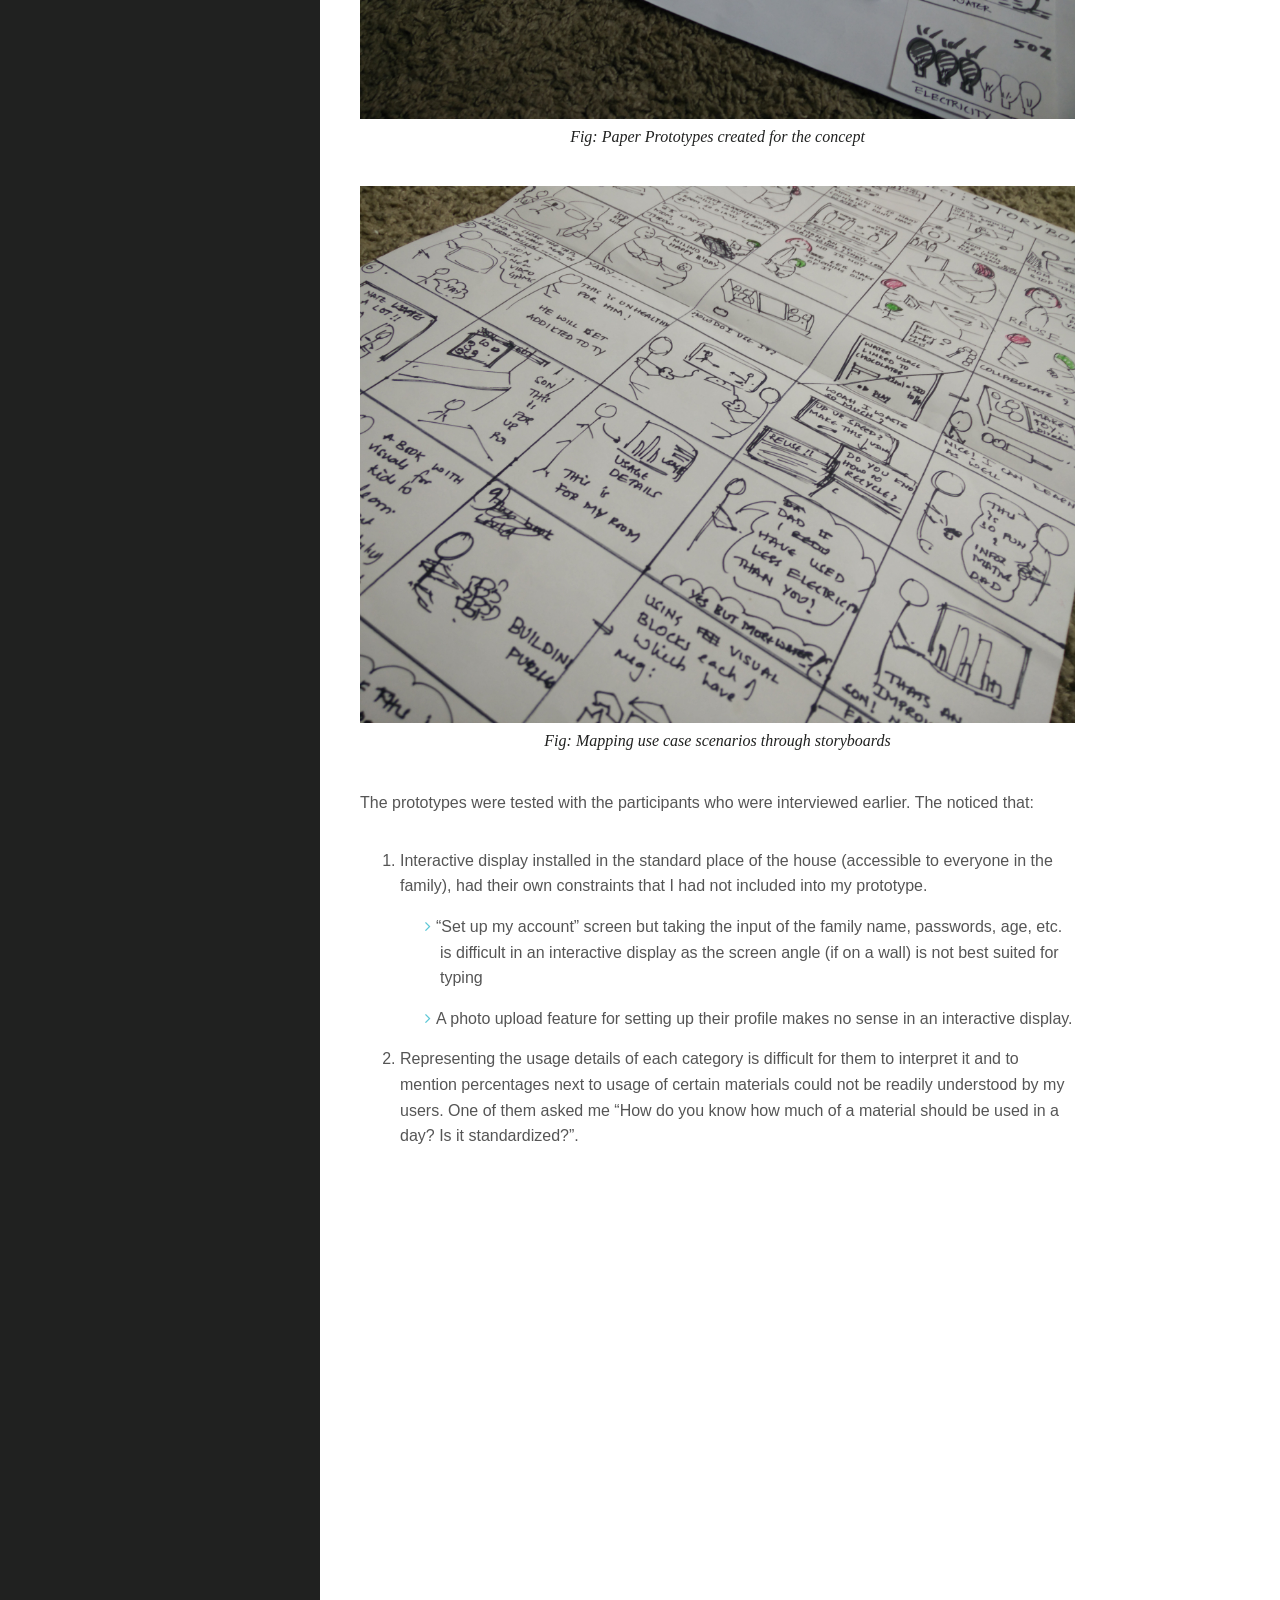
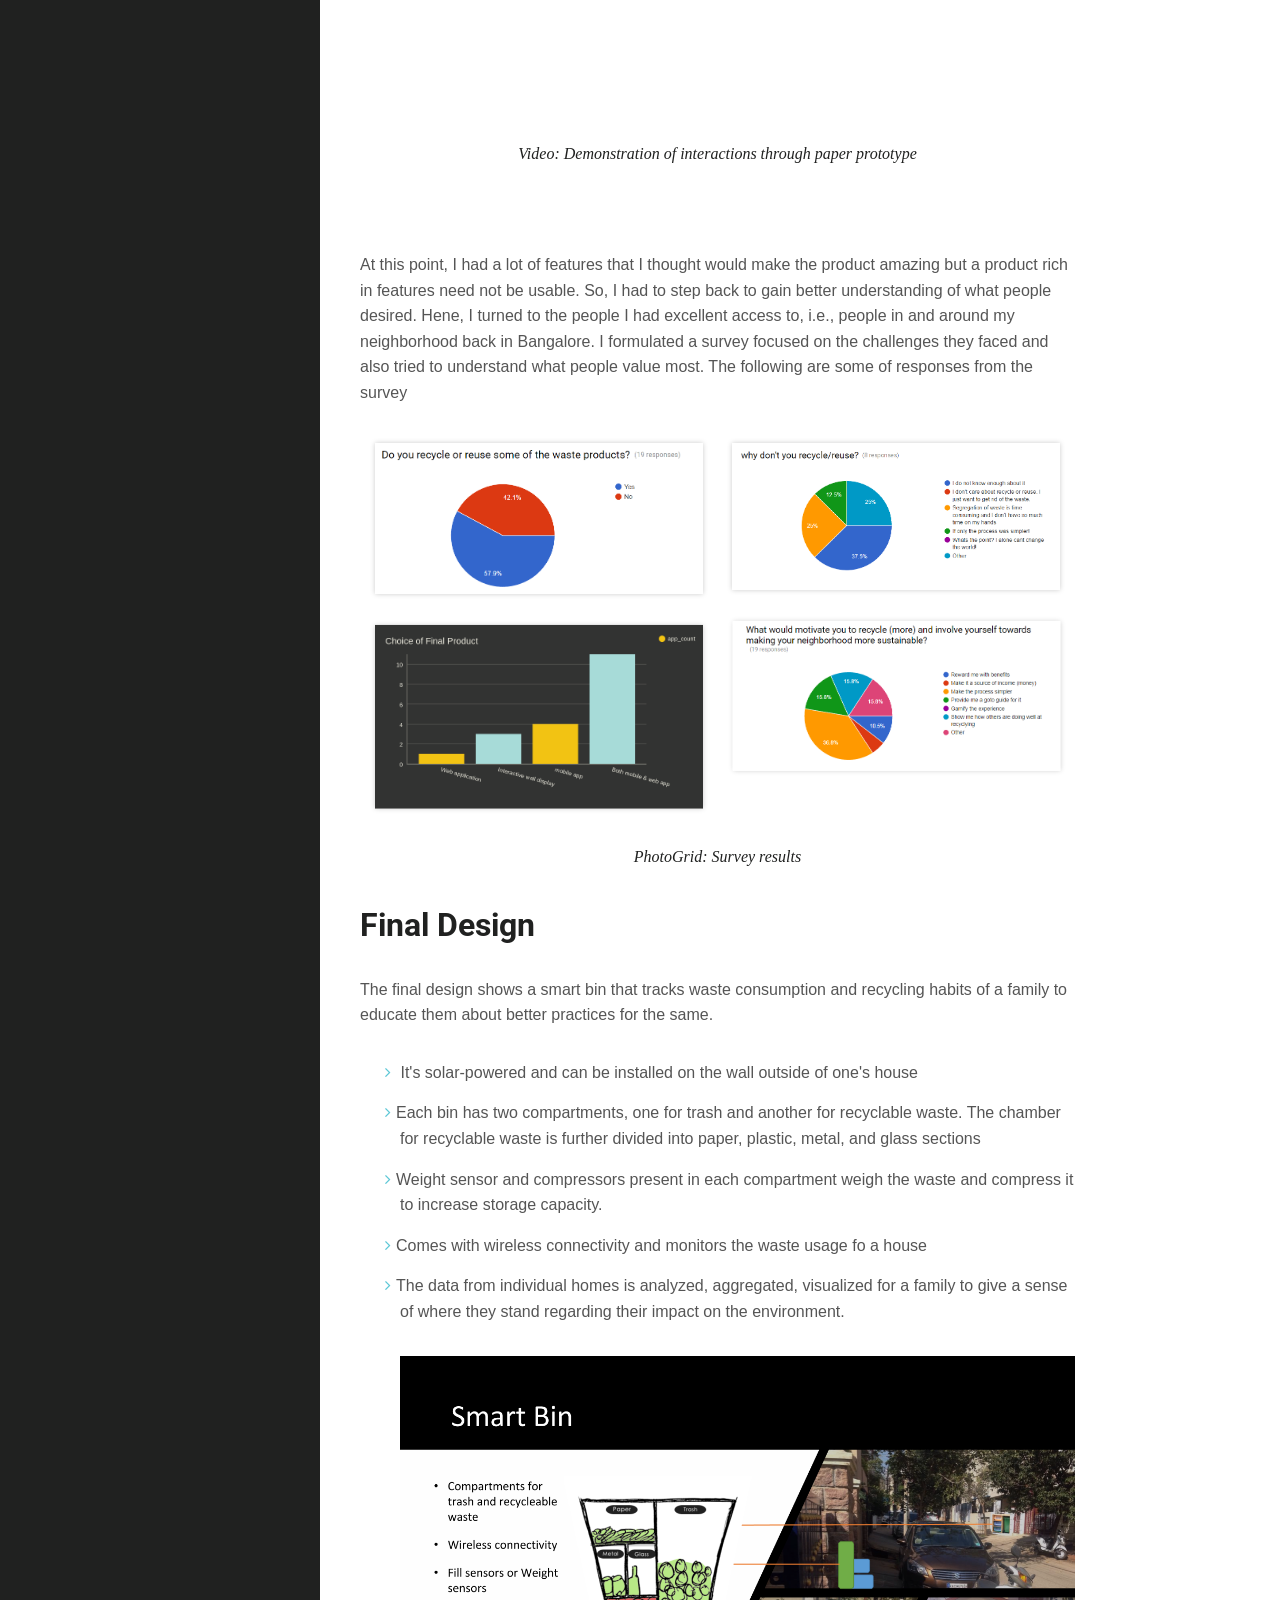
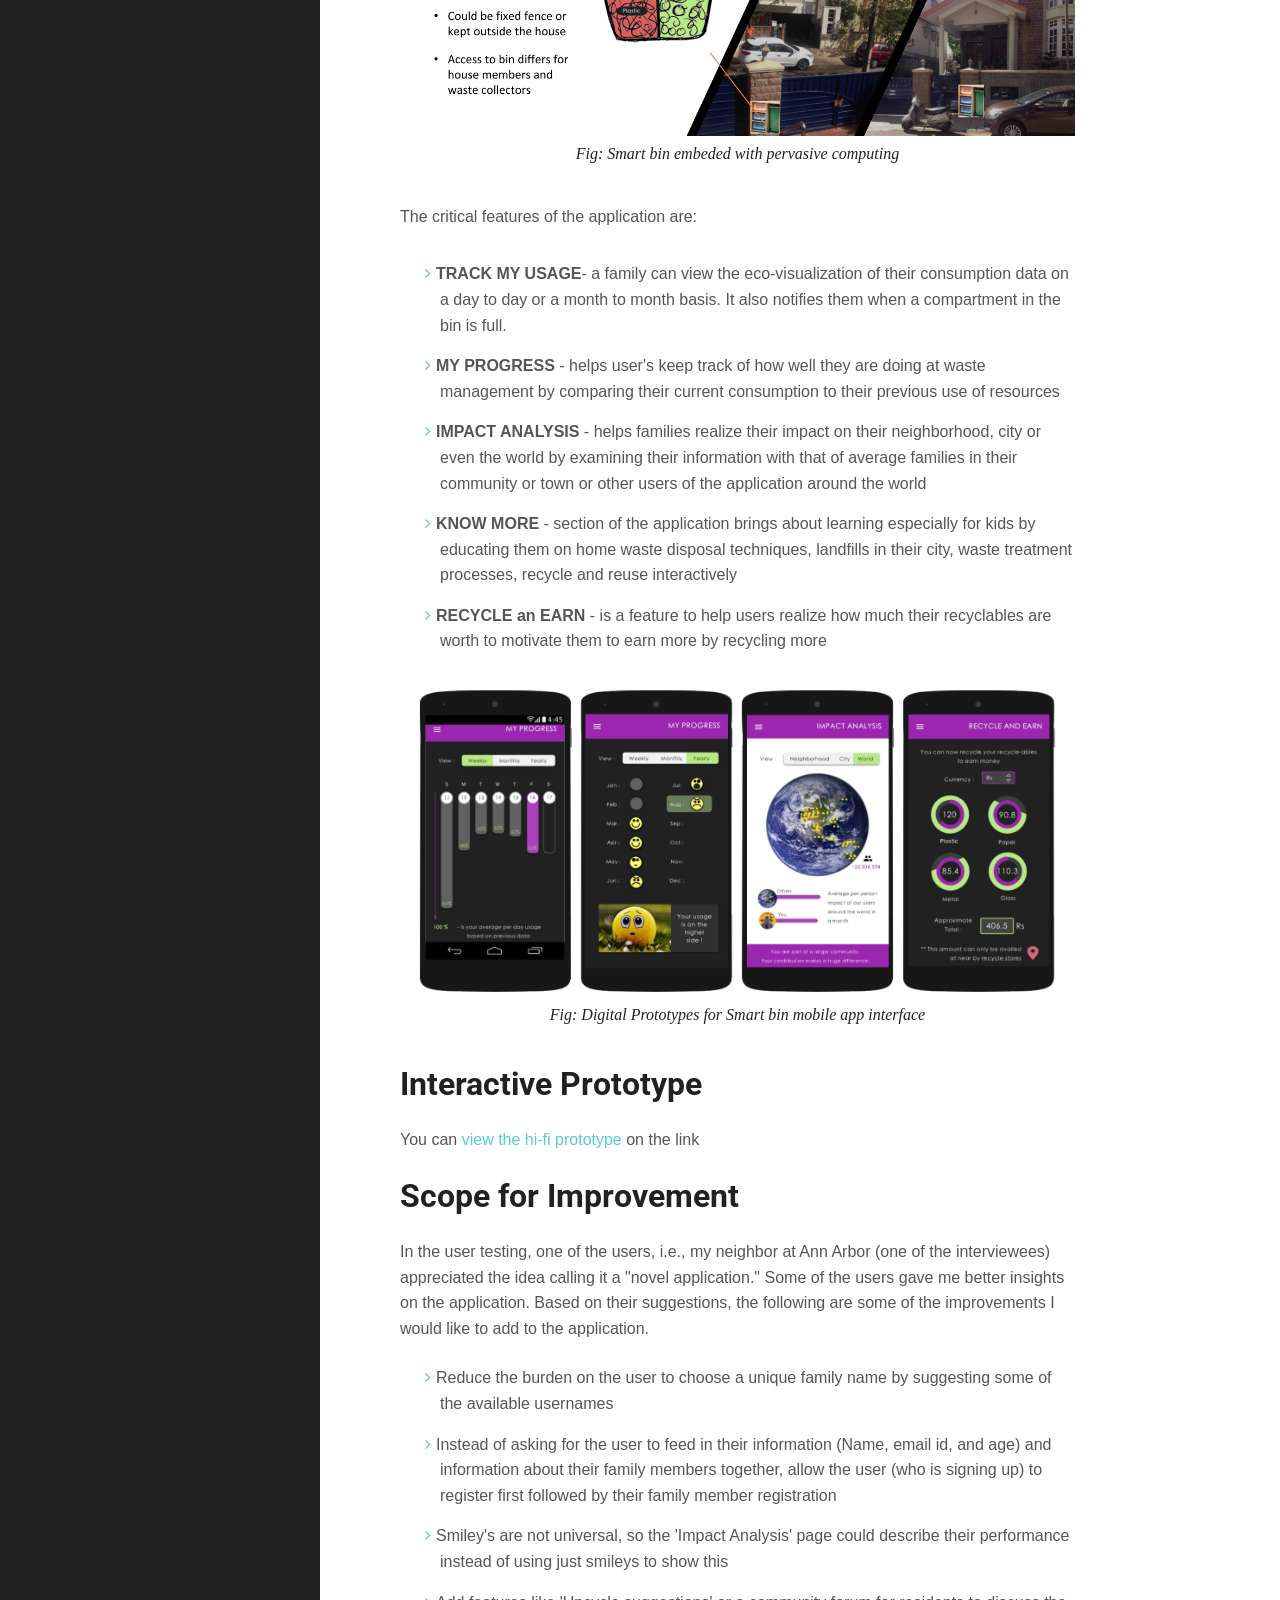
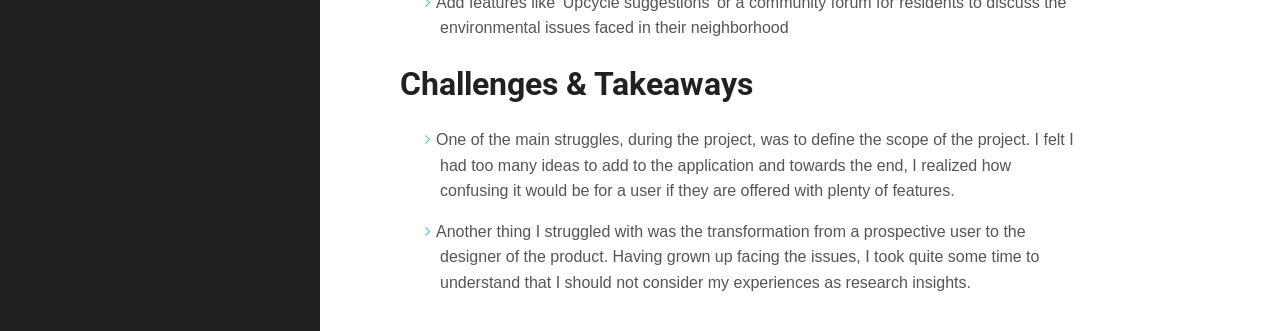
<file: ecoYou.html>
<!DOCTYPE html>
<html>
  <head>
    <!-- Global site tag (gtag.js) - Google Analytics -->
<script async src="https://www.googletagmanager.com/gtag/js?id=UA-113545521-1"></script>
<script>
  window.dataLayer = window.dataLayer || [];
  function gtag(){dataLayer.push(arguments);}
  gtag('js', new Date());

  gtag('config', 'UA-113545521-1');
</script>
<!-- Hotjar Tracking Code for www.aakankshaparameshwar.com -->
<script>
    (function(h,o,t,j,a,r){
        h.hj=h.hj||function(){(h.hj.q=h.hj.q||[]).push(arguments)};
        h._hjSettings={hjid:790935,hjsv:6};
        a=o.getElementsByTagName('head')[0];
        r=o.createElement('script');r.async=1;
        r.src=t+h._hjSettings.hjid+j+h._hjSettings.hjsv;
        a.appendChild(r);
    })(window,document,'https://static.hotjar.com/c/hotjar-','.js?sv=');
</script>

    <meta charset="utf-8">
    <meta http-equiv="X-UA-Compatible" content="IE=edge">
    <title>AP Portfolio | EcoYou</title>
    <meta name="description" content="">
    <meta name="viewport" content="width=device-width, initial-scale=1">
    <meta name="robots" content="all,follow">
    <!-- Bootstrap-->
    <link rel="stylesheet" href="css/bootstrap.min.css">
    <!-- Google fonts - Open Sans-->
    <link href="https://fonts.googleapis.com/css?family=Lato:100,300,400" rel="stylesheet">
    <link rel="stylesheet" href="https://fonts.googleapis.com/css?family=Roboto:400,300,700,400italic">
    <!-- Font Awesome CSS-->
    <link rel="stylesheet" href="css/font-awesome.min.css">
    <!-- owl carousel-->
    <link rel="stylesheet" href="css/owl.carousel.css">
    <link rel="stylesheet" href="css/owl.theme.css">
    <!-- theme stylesheet-->
    <link rel="stylesheet" href="css/style.default.css" id="theme-stylesheet">
    <!-- Custom stylesheet - for your changes-->
    <link rel="stylesheet" href="css/custom.css">
    <!--<link rel="stylesheet" href="css/style.sea.css">-->
    <!-- Favicon-->
    <link rel="shortcut icon" href="favicon.svg">
    <!-- Tweaks for older IEs--><!--[if lt IE 9]>
        <script src="https://oss.maxcdn.com/html5shiv/3.7.2/html5shiv.min.js"></script>
        <script src="https://oss.maxcdn.com/respond/1.4.2/respond.min.js"></script><![endif]-->
  </head>
  <body>
    <div id="all">
      <div class="container-fluid">
        <div class="row row-offcanvas row-offcanvas-left">
        <div id="sidebar" class="col-xs-6 col-sm-4 col-md-3 sidebar-offcanvas">
           <div class="sidebar-content">

              <div class="sidebar-heading">

                  <div class="myHeadings">
                    <a href="index.html"><img src="img/favicon.png" alt="" class="img-responsive"></a>
                  </div>
                <div class="myHeadings">
                <p>Aakanksha</p>
                <p> Parameshwar</p>
              </div>
              <div>
                <p class="sidebar-tag">User Experience Researcher</p>
              </div>
            </div>
              <!--p class="sidebar-p">Originally from India, currently based in Ann Arbor, Michigan. </p-->
              <ul class="sidebar-menu">
                 <li class="active"><a href="index.html">Portfolio</a></li>
                 <li><a href="https://www.behance.net/aakankshap" target="_blank">Art & Graphic Design</a></li>
                 <li><a href="other.html">Code Experiments</a></li>
                 <!--<li><a href="about.html">About</a></li>-->
                 <li><a href="Aakanksha_Parameshwar_Resume.pdf">Resume</a></li>
                 <li><a href="about.html">About</a></li>
                 <li><a href="contact.html">Get in touch</a></li>
              </ul>
              <p class="social">
                 <!-- <a href="https://www.facebook.com/aakanksha.parameshwar" data-animate-hover="pulse" class="external facebook"><i class="fa fa-facebook"></i></a> --->
                 <a href="https://www.behance.net/aakankshap" data-animate-hover="pulse" class="external behance"><i class="fa fa-behance"></i></a>
                 <a href="https://www.linkedin.com/in/aakankshaparameshwar" title="" class="external linkedin"><i class="fa fa-linkedin"></i></a>
                 <a href="mailto:aakanksha.parameshwar@gmail.com" data-animate-hover="pulse" class="email"><i class="fa fa-envelope"></i></a>
              </p>
              <div class="copyright">
                 <p class="credit">&copy;2017 Aakanksha Parameshwar | Template by <a href="https://bootstrapious.com/e-commerce-templates" class="external">Bootstrapious</a></p>
                 <!-- Please do not remove the backlink to us, unless you support the development at https://bootstrapious.com/donate. It is part of the license conditions. Thanks for understanding :)        -->
              </div>
           </div>
        </div>
      </div>
        <div class="row row-offcanvas row-offcanvas-right">
          <!--   *** SIDEBAR END ***  -->
          <!--   *** PORTFOLIO ***-->
          <div class="col-xs-12 col-sm-8 col-md-9 content-column">
            <div class="small-navbar visible-xs">
              <button type="button" data-toggle="offcanvas" class="btn btn-ghost pull-left"> <i class="fa fa-align-left"> </i>Menu</button>
              <h1 class="small-navbar-heading"> <a href="index.html">Aakanksha Parameshwar </a></h1>
            </div>
            <div class="row">
              <div class="col-lg-10">
                <div class="content-column-content">
                  <h1>EcoYou</h1>
                  <p class="lead">Promote sustainability within neighborhoods in India.</p>
               <!-- <p><span class="project-details">Role:</span>UX Designer</p>
                    <p><span class="project-details">Contribution:</span>Conducted user research and designed an mobile interface for a smart recycle bin</p>
                    <p> <span class="project-details">Tools Used:</span>Sketch, Invision</p>-->

                    <div class="row">
                        <div class="col-sm-5 text-block1">
                        <h5 class="uppercase"><b>Project Details</b>
                            </h5>
                            <p>
                            <span class="proj-details">Type :</span>Indiviual Project<br>
                            <span class="proj-details">Role :</span> Interaction Designer<br>
                            <span class="proj-details">Duration :</span> 3.5 months<br>
                            <span class="proj-details">Tools Used :</span> Sketch, Invision
                            </p></div>
                      <div class="col-sm-1 text-block1"></div>
                         <div class="col-sm-5 text-block1">
                             <h5 class="uppercase"><b>Contribution</b></h5>
                                <p>
                                <ul>
                                  <li>User research (Surveys/Interview)</li>
                                  <li>Persona/Wireframes</li>
                                  <li>Information Artchitechure</li>
                                  <li>Inforation Visualization</li>
                                  <li>Paper Prototype/Digita Prototypes</li>
                                </ul>
                             </p></div>
                       <!-- <div class="col-sm-1 text-block1"></div>
                        <div class="col-sm-5 text-block1">
                            <h5 class="uppercase"><b>Tools Used</b></h5>
                        "Pen and Paper"
                        <br>
                        "Sketch"
                        <br>
                        "Invision"
                        </div>-->
                    </div>
                <h3>Overview</h3>
                <p>Growing up, I saw my city which was once termed the ‘Green City’ in India turn into a town filled with trash. The exodus of the population, IT boom and uncontrolled pollution, a disorder in waste management has resulted in a huge hit on the environment.</p>

                <div class="small-space"></div>
                <h3>Background</h3>
                <p>Back at home I regularly observed how people managed their waste and as I analyzed the situation, I felt the issue was in perception. Recycling is not mandatory in my City. The government had not legalized waste segregation until recently. In a neighborhood of 10 families, probably only 2 segregate waste and recycle. Another issue was the improper waste collection. The authorities would pick-up the waste on alternate days, and due to the mismanagement within the Municipality office, the staff at the low-level of the hierarchy are unmonitored. Such issues resulted in waste pick-ups on odd days making the residents frustrated with the system and the residents dealt with this situation by dumping waste on barren or empty lands nearby. Over a period, the waste would seep into the ground, and become part of “our neighborhood.”
                The situation is similar in many parts of the world. Countries are unaware of what impact they have on their environment. In fact, America is ranked last in sustainable behavior in the <a target="_blank" href="https://images.nationalgeographic.com/wpf/media-content/file/NGS_2014_Greendex_Highlights_FINAL-cb1411689730.pdf">Greendex report</a>, which is a survey conducted by the National Geographic Society and GlobeScan.
                </p>
                <div id="main-slider">
                    <div class="item"><img alt="" src="img/slider/ecoYou/slide-1.png" class="img-responsive"></div>
                    <div class="item"><img alt="" src="img/slider/ecoYou/slide-2.png" class="img-responsive"></div>
                    <div class="item"><img alt="" src="img/slider/ecoYou/slide-3.png" class="img-responsive"></div>
                  </div>
                  <!-- /#main-slider-->

                 <h3>Process</h3>

                 <div class="item small-space">
                    <img alt="" src="img/portfolio/ecoYou/process.png" class="img-responsive">
                    <p class="caption"><em>Fig: Visualization of the Process followed for the project</em></p>
                 </div>

                 <p>The initial research on existing research material and behavioral influences, helped me understand that social comparison, a theory from psychology could very well motivate users in the context of sustainability. Social comparison theory states that we weigh our ourselves concerning others around us as a result of which we always try to make self-evaluation with others and shift between social groups to increase our utility. The initial ideas revolved around motivating kids or teenagers to recycle or reuse by creating a platform to reuse products within the neighborhood. Although the concept was great, I found it lacked motivation. Why would users need such a product? To understand the challenges they faced, I interviews two of my neighbors, who are both mothers of two children. </p>

                 <div class="item small-space">
                    <img alt="" src="img/portfolio/ecoYou/personas.png" class="img-responsive">
                    <p class="caption">Fig: Personas chosen for the project</p>
                 </div>
                 <blockquote class ="small-space">
                    <p>Knowing how well my neighbors are doing, would in a right way put some pressure on me to maintain or reduce my families waste consumption</p>
                    <footer>Neighbor, Ann Arbor</footer>
                 </blockquote>
                 <blockquote class ="small-space">
                    <p>Competition is good, and I'm okay with it as long as my family is anonymous to others. If I knew the Smiths next door recycled less than me, it would be like pin-pointing which is not constructive for the neighborhood.</p>
                    <footer>Landlady, Ann Arbor</footer>
                 </blockquote>

                 <p>For these reasons the application aggregates the data from an area and provides an average per person per family consumption or recycling traits within a neighborhood. E.g.. If you have a family of ten and your community is filled with families of four, then comparing your family (10 people) waste consumption with that of an average consumption of a family (4 people) is not accurate or helpful. Hence, the application finds a per person waste consumption/recycle an average of your neighborhood and multiplies it by four for a better assessment.</p>
                 <p>To facilitate personalized visualizations for families the household members is considered. This way the application offers a pictorial representation for a family with children and a graphical representation for a family with teenagers or adults.</p>
                 <div class="item small-space">
                   <div class="grid">
                  <div class="row">
                   <div class="col-md-6 masonry-item">
                     <div class="box-masonry">
                       <img src="img/portfolio/ecoYou/functional_attributes.jpg" style="width:100%">
                     </div>
                   </div>
                   <div class="col-md-6 masonry-item">
                     <div class="box-masonry">
                       <img src="img/portfolio//ecoYou/functional_attributes_2.jpg" style="width:100%">
                     </div>
                   </div>
                   <div class="col-md-6 masonry-item">
                     <div class="box-masonry">
                       <img src="img/portfolio//ecoYou/functional_attributes_3.jpg" style="width:100%">
                     </div>
                   </div>
                 </div>
               </div>
               <p class="caption"><span class="caption-effect">PhotoGrid:</span> Information architecture &amp; design decisions for proposed features</p>
                 </div>
                 <div class="item small-space">
                    <img alt="" src="img/portfolio/ecoYou/paper_prototypes.jpg" class="img-responsive">
                    <p class="caption">Fig: Paper Prototypes created for the concept</p>
                 </div>
                 <div class="item small-space">
                    <img alt="" src="img/portfolio/ecoYou/storyboard.jpg" class="img-responsive">
                    <p class="caption">Fig: Mapping use case scenarios through storyboards</p>
                 </div>
                 <p>The prototypes were tested with the participants who were interviewed earlier. The noticed that:</p>
                 <ol class="big-space">
                   <li>Interactive display installed in the standard place of the house (accessible to everyone in the family), had their own constraints that I had not included into my prototype.
                     <ul>
                       <li>“Set up my account” screen but taking the input of the family name, passwords, age, etc. is difficult in an interactive display as the screen angle (if on a wall) is not best suited for typing</li>
                       <li>A photo upload feature for setting up their profile makes no sense in an interactive display.</li>
                     </ul>
                    <li>Representing the usage details of each category is difficult for them to interpret it and to mention percentages next to usage of certain materials could not be readily understood by my users. One of them asked me “How do you know how much of a material should be used in a day? Is it standardized?”.</li>
                  </ol>
                  <div class="big-space">
                 <iframe width="100%" height="500" src="https://www.youtube.com/embed/TjRxdd46rTE" frameborder="0" allow="autoplay; encrypted-media" allowfullscreen></iframe>
                 <p class="caption"><span class="caption-effect">Video:</span> Demonstration of interactions through paper prototype </p>
               </div>
                  <!-- TODO : More research -->
                  <p>At this point, I had a lot of features that I thought would make the product amazing but a product rich in features need not be usable. So, I had to step back to gain better understanding of what people desired. Hene,  I turned to the people I had excellent access to, i.e., people in and around my neighborhood back in Bangalore. I formulated a survey focused on the challenges they faced and also tried to understand what people value most. The following are some of responses from the survey</p>
                  <div class="item small-space">
                    <div class="grid">
                   <div class="row">
                    <div class="col-md-6 masonry-item">
                      <div class="box-masonry">
                        <img alt="" src="img/portfolio/ecoYou/do-you-recycle.png" class="img-responsive">
                      </div>
                    </div>
                    <div class="col-md-6 masonry-item">
                      <div class="box-masonry">
                        <img alt="" src="img/portfolio/ecoYou/why-dont-you-recycle.png" class="img-responsive">
                      </div>
                    </div>
                    <div class="col-md-6 masonry-item">
                      <div class="box-masonry">
                        <img alt="" src="img/portfolio/ecoYou/motivations.png" class="img-responsive">
                      </div>
                    </div>
                    <div class="col-md-6 masonry-item">
                      <div class="box-masonry">
                        <img alt="" src="img/portfolio/ecoYou/final_prod_choice.png" class="img-responsive">
                      </div>
                    </div>
                  </div>
                </div>
                <p class="caption"><span class="caption-effect">PhotoGrid:</span> Survey results </p>
                  </div>


                  <div class="small-space"></div>
                  <!-- TODO : More research -->


                <h3>Final Design</h3>
                <p class="small-space">The final design shows a smart bin that tracks waste consumption and recycling habits of a family to educate them about better practices for the same.
                <ul>
                  <li> It's solar-powered and can be installed on the wall outside of one's house</li>
                  <li>Each bin has two compartments, one for trash and another for recyclable waste. The chamber for recyclable waste is further divided into paper, plastic, metal, and glass sections</li>
                  <li>Weight sensor and compressors present in each compartment weigh the waste and compress it to increase storage capacity.
                  <li>Comes with wireless connectivity and monitors the waste usage fo a house</li>
                  <li>The data from individual homes is analyzed, aggregated, visualized for a family to give a sense of where they stand regarding their impact on the environment.</li></p>

                  <div class="item small-space">
                     <img alt="" src="img/portfolio/ecoYou/final_idea.png" class="img-responsive">
                     <p class="caption">Fig: Smart bin embeded with pervasive computing</p>
                  </div>
                  <p class="small-space">The critical features of the application are:
                    <ol>
                      <li><strong>TRACK MY USAGE</strong>- a family can view the eco-visualization of their consumption data on a day to day or a month to month basis. It also notifies them when a compartment in the bin is full.
                      </li>
                      <li><strong>MY PROGRESS</strong> - helps user's keep track of how well they are doing at waste management by comparing their current consumption to their previous use of resources
                      </li>
                      <li><strong>IMPACT ANALYSIS</strong> - helps families realize their impact on their neighborhood, city or even the world by examining their information with that of average families in their community or town or other users of the application around the world</li>
                      <li><strong>KNOW MORE</strong> - section of the application brings about learning especially for kids by educating them on home waste disposal techniques, landfills in their city, waste treatment processes, recycle and reuse interactively</li>
                        <li><strong>RECYCLE an EARN</strong> - is a feature to help users realize how much their recyclables are worth to motivate them to earn more by recycling more</li>
                    </ol>
                  </p>
                  <div class="item small-space">
                     <img alt="" src="img/portfolio/ecoYou/digital_prototypes.png" class="img-responsive">
                     <p class="caption">Fig: Digital Prototypes for Smart bin mobile app interface</p>
                  </div>

                    <h3>Interactive Prototype</h3>
                    <p >You can <a target="_blank" href="https://invis.io/EA9KD8NHT"> view the hi-fi prototype</a> on the link</p>
                    <!--iframe width="428" height="866" src="//invis.io/EA9KD8NHT" frameborder="0" allowfullscreen></iframe-->
                    <h3>Scope for Improvement</h3>
                    <p>In the user testing, one of the users, i.e., my neighbor at Ann Arbor (one of the interviewees) appreciated the idea calling it a "novel application." Some of the users gave me better insights on the application. Based on their suggestions, the following are some of the improvements I would like to add to the application.
                      <ol>
                        <li>Reduce the burden on the user to choose a unique family name by suggesting some of the available usernames</li>
                        <li>Instead of asking for the user to feed in their information (Name, email id, and age) and information about their family members together, allow the user (who is signing up) to register first followed by their family member registration</li>
                        <li>Smiley's are not universal, so the 'Impact Analysis' page could describe their performance instead of using just smileys to show this</li>
                        <li>Add features like 'Upcycle suggestions' or a community forum for residents to discuss the environmental issues faced in their neighborhood</li>
                      </ol>
                        </p>

                  <h3>Challenges & Takeaways</h3>
                  <ul>
                     <li>One of the main struggles, during the project, was to define the scope of the project. I felt I had too many ideas to add to the application and towards the end, I realized how confusing it would be for a user if they are offered with plenty of features.</li>
                     <li>Another thing I struggled with was the transformation from a prospective user to the designer of the product. Having grown up facing the issues, I took quite some time to understand that I should not consider my experiences as research insights.
                       <!--blockquote>
                          <p></p>
                          <footer>David Platt</footer>
                       </blockquote-->
                     </li>
                  </ul>
                </div>
              </div>
            </div>
          </div>
        </div>
      </div>
    </div>
    <!-- Javascript files-->
    <script src="https://ajax.googleapis.com/ajax/libs/jquery/1.11.0/jquery.min.js"></script>
    <script src="js/bootstrap.min.js"> </script>
    <script src="js/jquery.cookie.js"> </script>
    <script src="js/ekko-lightbox.js"></script>
    <script src="js/jquery.scrollTo.min.js"></script>
    <script src="js/masonry.pkgd.min.js"></script>
    <script src="js/imagesloaded.pkgd.min.js"></script>
    <script src="js/owl.carousel.min.js"></script>
    <script src="js/front.js"></script>
    <!-- Google Analytics: change UA-XXXXX-X to be your site's ID.-->
    <!---->
    <script>
      (function(b,o,i,l,e,r){b.GoogleAnalyticsObject=l;b[l]||(b[l]=
      function(){(b[l].q=b[l].q||[]).push(arguments)});b[l].l=+new Date;
      e=o.createElement(i);r=o.getElementsByTagName(i)[0];
      e.src='//www.google-analytics.com/analytics.js';
      r.parentNode.insertBefore(e,r)}(window,document,'script','ga'));
      ga('create','UA-XXXXX-X');ga('send','pageview');
    </script>
  </body>
</html>
</file>
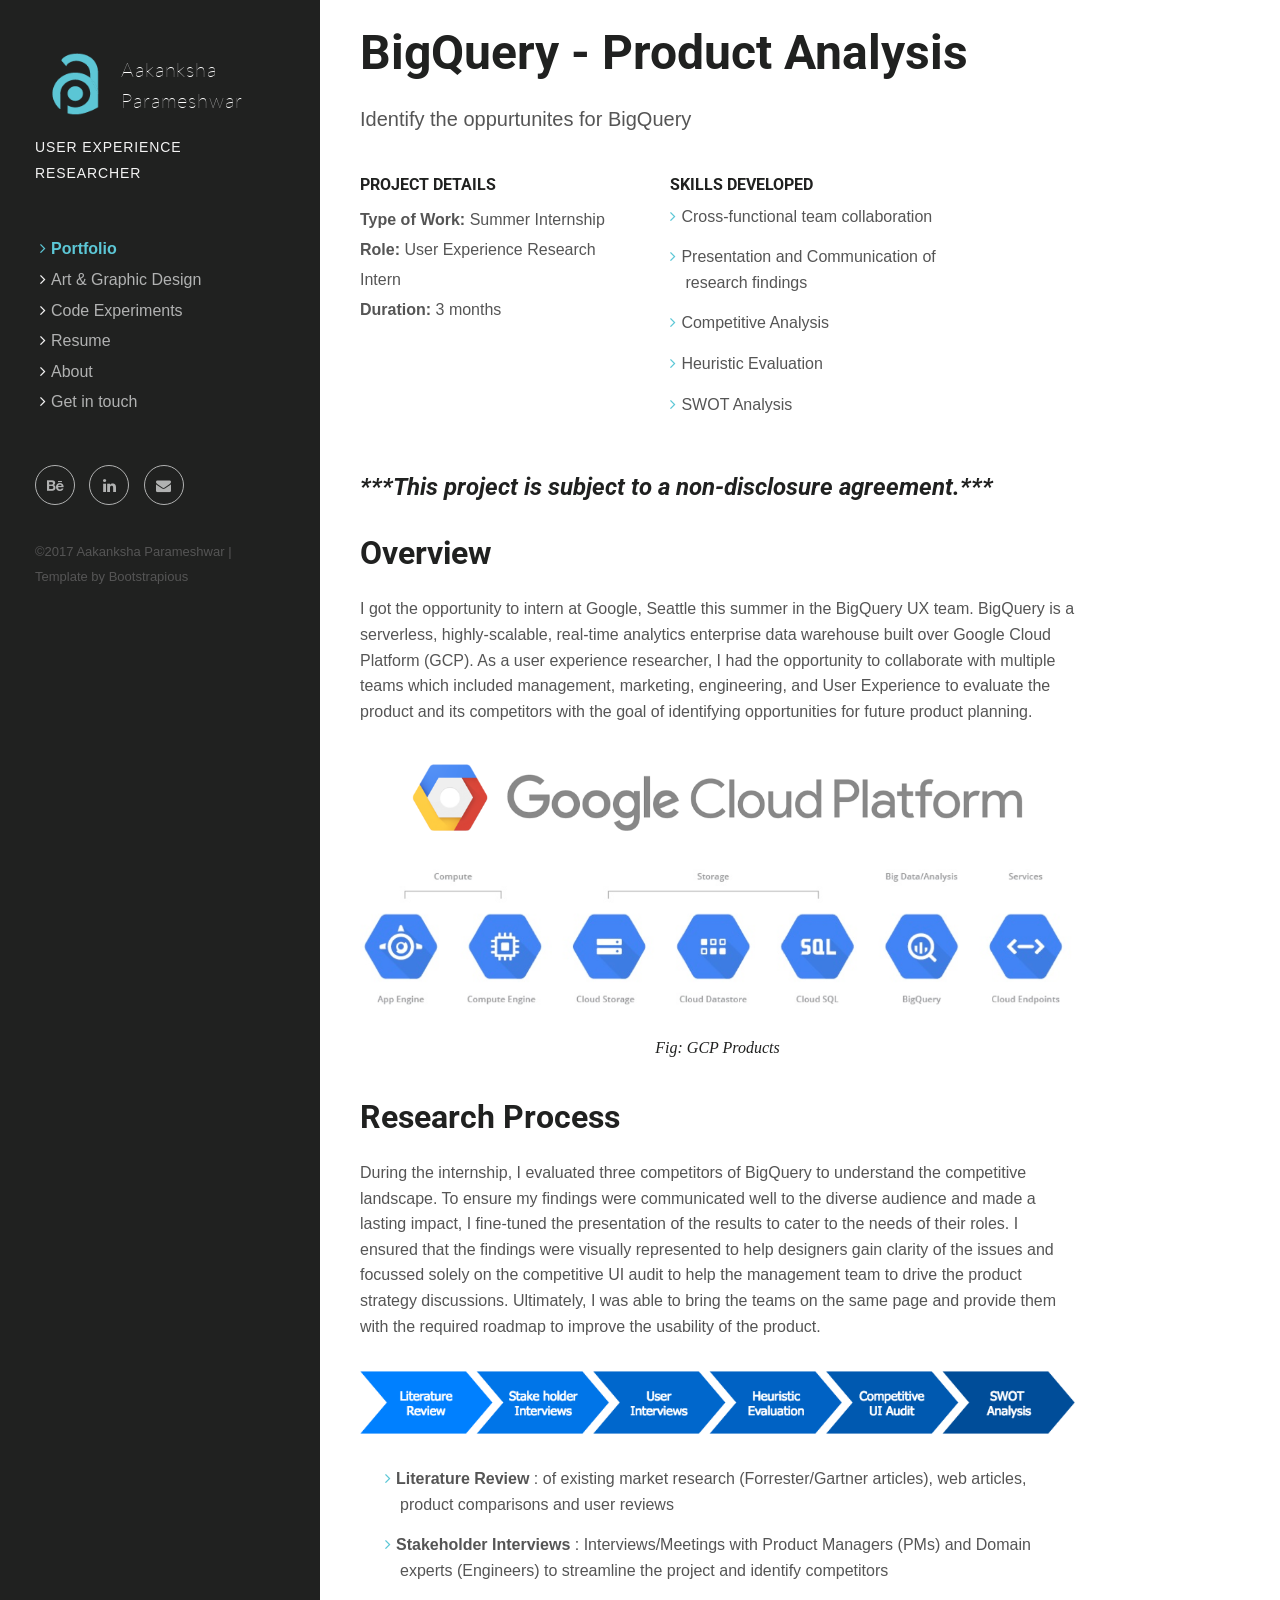
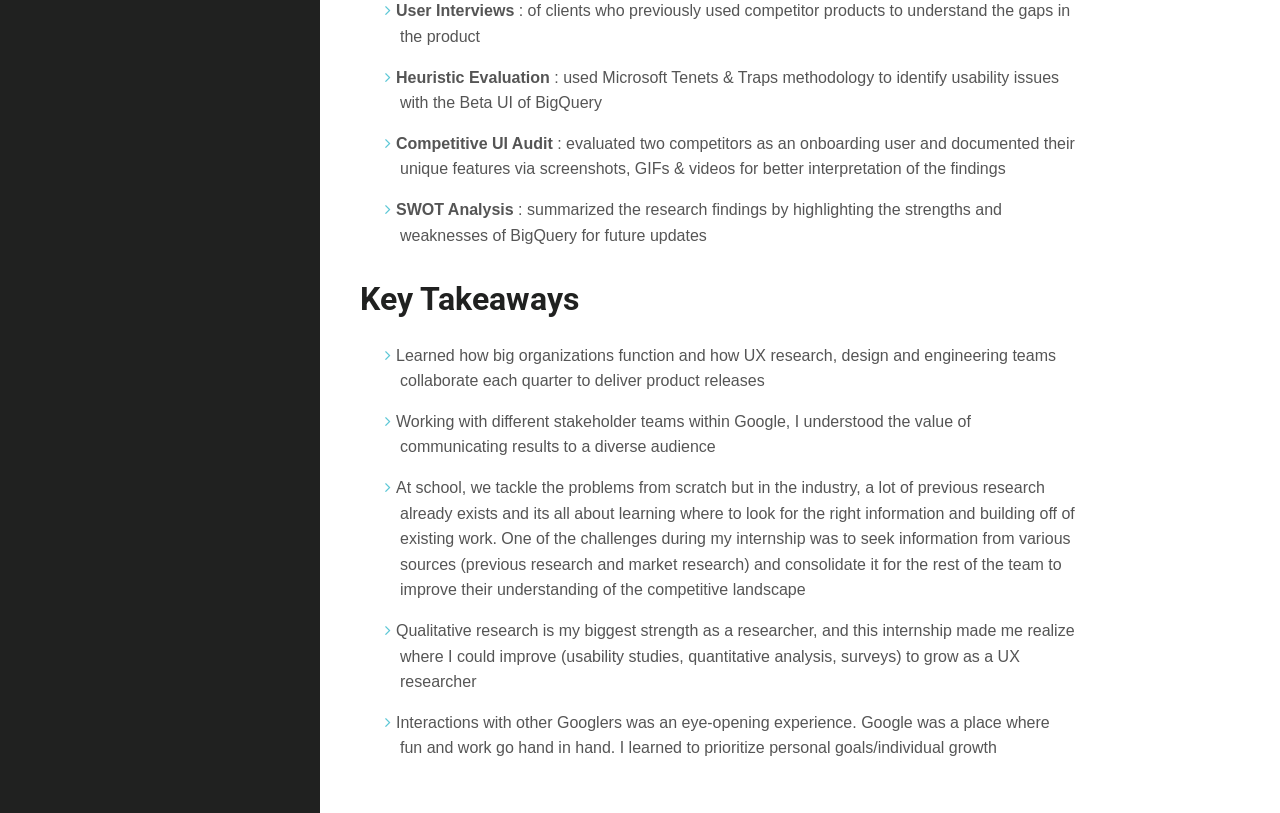
<file: google.html>
<!DOCTYPE html>
<html>
   <head>
     <!-- Global site tag (gtag.js) - Google Analytics -->
<script async src="https://www.googletagmanager.com/gtag/js?id=UA-113545521-1"></script>
<script>
  window.dataLayer = window.dataLayer || [];
  function gtag(){dataLayer.push(arguments);}
  gtag('js', new Date());

  gtag('config', 'UA-113545521-1');
</script>
<!-- Hotjar Tracking Code for www.aakankshaparameshwar.com -->
<script>
    (function(h,o,t,j,a,r){
        h.hj=h.hj||function(){(h.hj.q=h.hj.q||[]).push(arguments)};
        h._hjSettings={hjid:790935,hjsv:6};
        a=o.getElementsByTagName('head')[0];
        r=o.createElement('script');r.async=1;
        r.src=t+h._hjSettings.hjid+j+h._hjSettings.hjsv;
        a.appendChild(r);
    })(window,document,'https://static.hotjar.com/c/hotjar-','.js?sv=');
</script>

      <meta charset="utf-8">
      <meta http-equiv="X-UA-Compatible" content="IE=edge">
      <title>AP Portfolio | Demonetization</title>
      <meta name="description" content="">
      <meta name="viewport" content="width=device-width, initial-scale=1">
      <meta name="robots" content="all,follow">
      <!-- Bootstrap-->
      <link rel="stylesheet" href="css/bootstrap.min.css">
      <!-- Google fonts - Open Sans-->
      <link href="https://fonts.googleapis.com/css?family=Lato:100,300,400" rel="stylesheet">
      <link rel="stylesheet" href="https://fonts.googleapis.com/css?family=Roboto:400,300,700,400italic">
      <!-- Font Awesome CSS-->
      <link rel="stylesheet" href="css/font-awesome.min.css">
      <!-- owl carousel-->
      <link rel="stylesheet" href="css/owl.carousel.css">
      <link rel="stylesheet" href="css/owl.theme.css">
      <!-- theme stylesheet-->
      <link rel="stylesheet" href="css/style.default.css" id="theme-stylesheet">
      <!-- Custom stylesheet - for your changes-->
      <link rel="stylesheet" href="css/custom.css">
      <!--<link rel="stylesheet" href="css/style.sea.css">-->
      <!-- Favicon-->
      <link rel="shortcut icon" href="favicon.svg">
      <!-- Tweaks for older IEs--><!--[if lt IE 9]>
          <script src="https://oss.maxcdn.com/html5shiv/3.7.2/html5shiv.min.js"></script>
          <script src="https://oss.maxcdn.com/respond/1.4.2/respond.min.js"></script><![endif]-->
    </head>
    <body>
      <div id="all">
        <div class="container-fluid">
          <div class="row row-offcanvas row-offcanvas-left">
          <div id="sidebar" class="col-xs-6 col-sm-4 col-md-3 sidebar-offcanvas">
             <div class="sidebar-content">

                <div class="sidebar-heading">

                    <div class="myHeadings">
                      <a href="index.html"><img src="img/favicon.png" alt="" class="img-responsive"></a>
                    </div>
                  <div class="myHeadings">
                  <p>Aakanksha</p>
                  <p> Parameshwar</p>
                </div>
                <div>
                  <p class="sidebar-tag">User Experience Researcher</p>
                </div>
              </div>
                 <!--p class="sidebar-p">Originally from India, currently based in Ann Arbor, Michigan. </p-->
                 <ul class="sidebar-menu">
                    <li class="active"><a href="index.html">Portfolio</a></li>
                    <li><a href="https://www.behance.net/aakankshap" target="_blank">Art & Graphic Design</a></li>
                    <li><a href="other.html">Code Experiments</a></li>
                    <!--<li><a href="about.html">About</a></li>-->
                    <li><a href="Aakanksha_Parameshwar_Resume.pdf">Resume</a></li>
                    <li><a href="about.html">About</a></li>
                    <li><a href="contact.html">Get in touch</a></li>
                 </ul>
                 <p class="social">
                    <!-- <a href="https://www.facebook.com/aakanksha.parameshwar" data-animate-hover="pulse" class="external facebook"><i class="fa fa-facebook"></i></a> --->
                    <a href="https://www.behance.net/aakankshap" data-animate-hover="pulse" class="external behance"><i class="fa fa-behance"></i></a>
                    <a href="https://www.linkedin.com/in/aakankshaparameshwar" title="" class="external linkedin"><i class="fa fa-linkedin"></i></a>
                    <a href="mailto:aakanksha.parameshwar@gmail.com" data-animate-hover="pulse" class="email"><i class="fa fa-envelope"></i></a>
                 </p>
                 <div class="copyright">
                    <p class="credit">&copy;2017 Aakanksha Parameshwar | Template by <a href="https://bootstrapious.com/e-commerce-templates" class="external">Bootstrapious</a></p>
                    <!-- Please do not remove the backlink to us, unless you support the development at https://bootstrapious.com/donate. It is part of the license conditions. Thanks for understanding :)        -->
                 </div>
              </div>
           </div>
         </div>
           <div class="row row-offcanvas row-offcanvas-right">
               <!--   *** SIDEBAR END ***  -->
               <!--   *** PORTFOLIO ***-->
               <div class="col-xs-12 col-sm-8 col-md-9 content-column">
                  <div class="small-navbar visible-xs">
                     <button type="button" data-toggle="offcanvas" class="btn btn-ghost pull-left"> <i class="fa fa-align-left"> </i>Menu</button>
                     <h1 class="small-navbar-heading"> <a href="index.html">Aakanksha Parameshwar </a></h1>
                  </div>
                  <div class="row">
                     <div class="col-lg-10">
                        <div class="content-column-content">
                           <h1>BigQuery - Product Analysis</h1>
                           <p class="lead">Identify the oppurtunites for BigQuery</p>
                           <!-- <p><span class="project-details">Role:</span>UX Designer</p>
                              <p><span class="project-details">Contribution:</span>Conducted user research and designed an mobile interface for a smart recycle bin</p>
                              <p> <span class="project-details">Tools Used:</span>Sketch, Invision</p>-->
                           <div class="row small-space">
                              <div class="col-sm-5 text-block1 ">
                                 <h5 class="uppercase"><b>Project Details</b>
                                 </h5>
                                 <p>
                                    <span class="proj-details">Type of Work: </span>Summer Internship<br>
                                    <span class="proj-details">Role: </span>User Experience Research Intern<br>
                                    <span class="proj-details">Duration: </span>3 months<br>
                                 </p>
                              </div>
                              <!--div class="col-sm-1 text-block1"></div-->
                              <div class="col-sm-5 text-block1">
                                 <h5 class="uppercase"><b>Skills Developed</b></h5>
                                 <p>
                                   <ul>
                                     <li>Cross-functional team collaboration</li>
                                     <li>Presentation and Communication of research findings</li>
                                     <li>Competitive Analysis</li>
                                     <li>Heuristic Evaluation</li>
                                     <li>SWOT Analysis</li>
                                 </p>
                              </div>
                           </div>
                           <h4><i>***This project is subject to a non-disclosure agreement.***</i></h4>
                           <div class="small-space"></div>

                           <!-- Project Overview -->
                           <h3>Overview</h3>
                           <p>I got the opportunity to intern at Google, Seattle this summer in the BigQuery UX team. BigQuery is a serverless, highly-scalable, real-time analytics enterprise data warehouse built over Google Cloud Platform (GCP).  As a user experience researcher, I had the opportunity to collaborate with multiple teams which included management, marketing, engineering, and User Experience to evaluate the product and its competitors with the goal of identifying opportunities for future product planning.</p>
                           <div class="item small-space">
                              <img alt="" src="img/portfolio/google/gcpProducts_2.png" class="img-responsive">
                              <p class="caption">Fig: GCP Products</p>
                           </div>
                           <div class="small-space"></div>

                           <!-- Research Process  -->
                           <h3>Research Process</h3>
                           <p>During the internship, I evaluated three competitors of BigQuery to understand the competitive landscape. To ensure my findings were communicated well to the diverse audience and made a lasting impact, I fine-tuned the presentation of the results to cater to the needs of their roles. I ensured that the findings were visually represented to help designers gain clarity of the issues and focussed solely on the competitive UI audit to help the management team to drive the product strategy discussions. Ultimately, I was able to bring the teams on the same page and provide them with the required roadmap to improve the usability of the product.</p>
                          <div class="item small-space">
                             <div class="item small-space">
                                <img alt="" src="img/portfolio/google/researchProcess.png" class="img-responsive">
                            </div>
                           <ul>
                              <li><span class="proj-details">Literature Review</span> : of existing market research (Forrester/Gartner articles), web articles, product comparisons and user reviews</li>
                              <li><span class="proj-details">Stakeholder Interviews</span> : Interviews/Meetings with Product Managers (PMs) and Domain experts (Engineers) to streamline the project and identify competitors </li>
                              <li><span class="proj-details">User Interviews</span> : of clients who previously used competitor products to understand the gaps in the product</li>
                              <li><span class="proj-details">Heuristic Evaluation</span> : used Microsoft Tenets & Traps methodology to identify usability issues with the Beta UI of BigQuery</li>
                              <li><span class="proj-details">Competitive UI Audit</span> : evaluated two competitors as an onboarding user and documented their unique features via screenshots, GIFs & videos for better interpretation of the findings</li>
                              <li><span class="proj-details">SWOT Analysis</span> : summarized the research findings by highlighting the strengths and weaknesses of BigQuery for future updates</li>
                           </ul>

                           <div class="item small-space">

                           <!-- Key Takeaways  -->
                           <h3>Key Takeaways</h3>
                           <ul>
                             <li>Learned how big organizations function and how UX research, design and engineering teams collaborate each quarter to deliver product releases </li>
                             <li>Working with different stakeholder teams within Google, I understood the value of communicating results to a diverse audience </li>
                             <li>At school, we tackle the problems from scratch but in the industry, a lot of previous research already exists and its all about learning where to look for the right information and building off of existing work. One of the challenges during my internship was to seek information from various sources (previous research and market research) and consolidate it for the rest of the team to improve their understanding of the competitive landscape </li>
                             <li>Qualitative research is my biggest strength as a researcher, and this internship made me realize where I could improve (usability studies, quantitative analysis, surveys) to grow as a UX researcher </li>
                             <li>Interactions with other Googlers was an eye-opening experience. Google was a place where fun and work go hand in hand. I learned to prioritize personal goals/individual growth </li>
                           </ul>

                        </div>
                     </div>
                  </div>
               </div>
            </div>
         </div>
      </div>
      <!-- Javascript files-->
      <script src="https://ajax.googleapis.com/ajax/libs/jquery/1.11.0/jquery.min.js"></script>
      <script src="js/bootstrap.min.js"> </script>
      <script src="js/jquery.cookie.js"> </script>
      <script src="js/ekko-lightbox.js"></script>
      <script src="js/jquery.scrollTo.min.js"></script>
      <script src="js/masonry.pkgd.min.js"></script>
      <script src="js/imagesloaded.pkgd.min.js"></script>
      <script src="js/owl.carousel.min.js"></script>
      <script src="js/front.js"></script>
      <!-- Google Analytics: change UA-XXXXX-X to be your site's ID.-->
      <!---->
      <script>
         (function(b,o,i,l,e,r){b.GoogleAnalyticsObject=l;b[l]||(b[l]=
         function(){(b[l].q=b[l].q||[]).push(arguments)});b[l].l=+new Date;
         e=o.createElement(i);r=o.getElementsByTagName(i)[0];
         e.src='//www.google-analytics.com/analytics.js';
         r.parentNode.insertBefore(e,r)}(window,document,'script','ga'));
         ga('create','UA-XXXXX-X');ga('send','pageview');
      </script>
   </body>
</html>
</file>
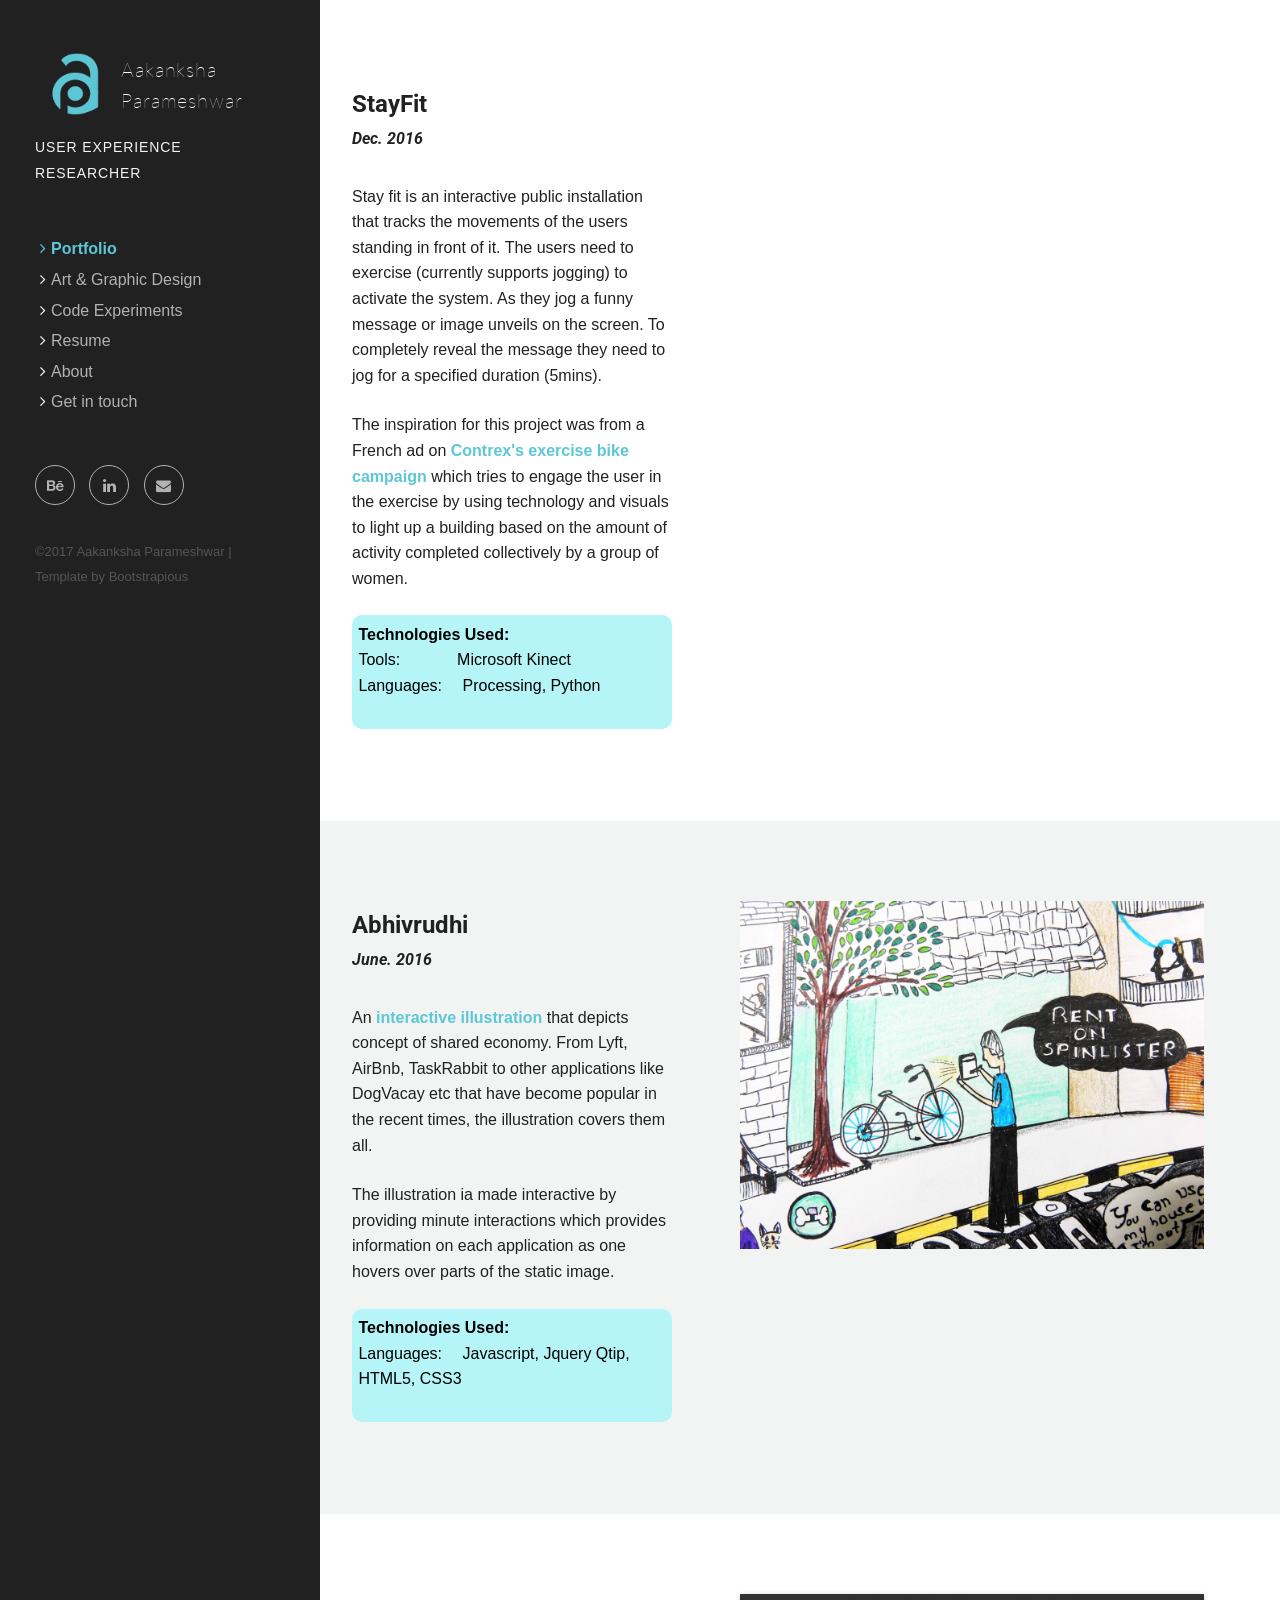
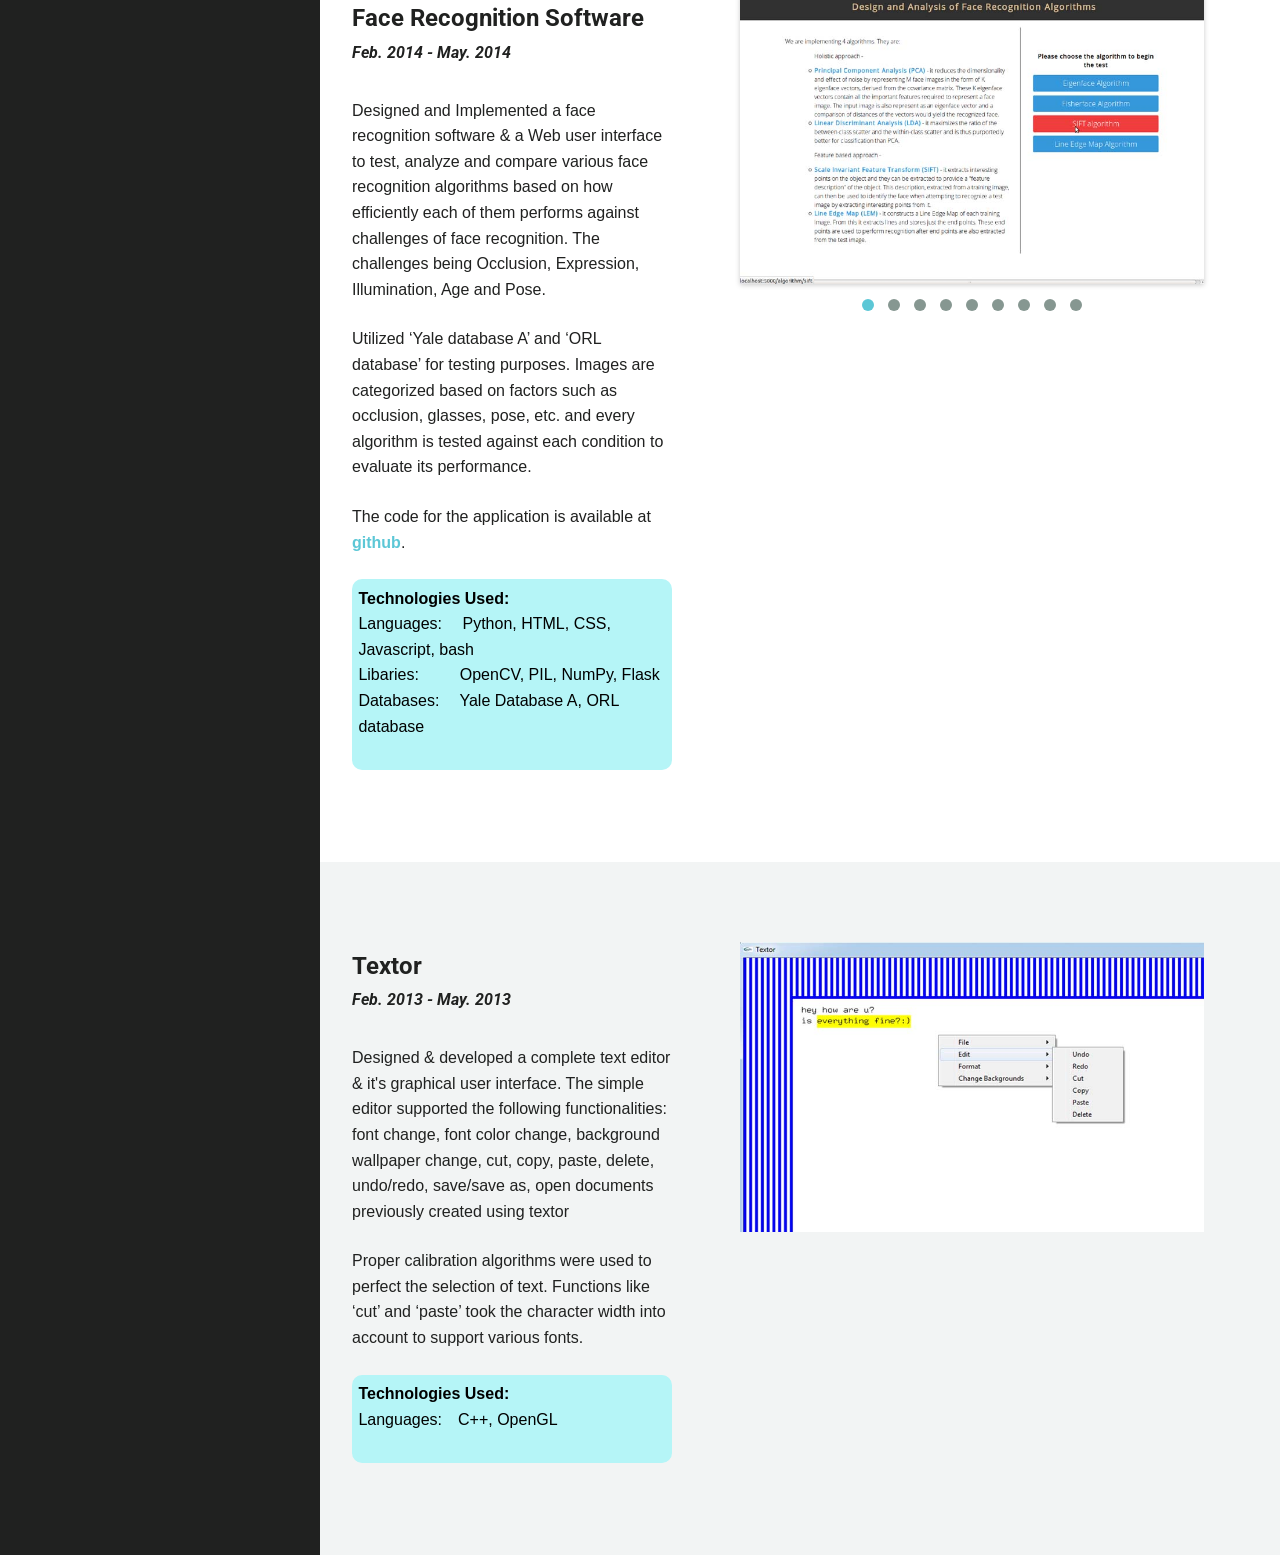
<file: other.html>
<!DOCTYPE html>
<html>
   <head>
     <!-- Global site tag (gtag.js) - Google Analytics -->
<script async src="https://www.googletagmanager.com/gtag/js?id=UA-113545521-1"></script>
<script>
  window.dataLayer = window.dataLayer || [];
  function gtag(){dataLayer.push(arguments);}
  gtag('js', new Date());

  gtag('config', 'UA-113545521-1');
</script>
<!-- Hotjar Tracking Code for www.aakankshaparameshwar.com -->
<script>
    (function(h,o,t,j,a,r){
        h.hj=h.hj||function(){(h.hj.q=h.hj.q||[]).push(arguments)};
        h._hjSettings={hjid:790935,hjsv:6};
        a=o.getElementsByTagName('head')[0];
        r=o.createElement('script');r.async=1;
        r.src=t+h._hjSettings.hjid+j+h._hjSettings.hjsv;
        a.appendChild(r);
    })(window,document,'https://static.hotjar.com/c/hotjar-','.js?sv=');
</script>
      <meta charset="utf-8">
      <meta http-equiv="X-UA-Compatible" content="IE=edge">
      <title>AP | Code Expriments</title>
      <meta name="description" content="">
      <meta name="viewport" content="width=device-width, initial-scale=1">
      <meta name="robots" content="all,follow">
      <!-- Bootstrap-->
      <link rel="stylesheet" href="css/bootstrap.min.css">
      <!-- Google fonts - Open Sans-->
      <link href="https://fonts.googleapis.com/css?family=Lato:100,300,400" rel="stylesheet">
      <link rel="stylesheet" href="https://fonts.googleapis.com/css?family=Roboto:400,300,700,400italic">
      <!-- Font Awesome CSS-->
      <link rel="stylesheet" href="css/font-awesome.min.css">
      <!-- owl carousel-->
      <link rel="stylesheet" href="css/owl.carousel.css">
      <link rel="stylesheet" href="css/owl.theme.css">
      <!-- theme stylesheet-->
      <link rel="stylesheet" href="css/style.default.css" id="theme-stylesheet">
      <!-- Custom stylesheet - for your changes-->
      <link rel="stylesheet" href="css/custom.css">
      <!--<link rel="stylesheet" href="css/style.sea.css">-->
      <!-- Favicon-->
      <link rel="shortcut icon" href="favicon.svg">
      <!-- Tweaks for older IEs--><!--[if lt IE 9]>
          <script src="https://oss.maxcdn.com/html5shiv/3.7.2/html5shiv.min.js"></script>
          <script src="https://oss.maxcdn.com/respond/1.4.2/respond.min.js"></script><![endif]-->
    </head>
    <body>
      <div id="all">
        <div class="container-fluid">
          <div class="row row-offcanvas row-offcanvas-left">
          <div id="sidebar" class="col-xs-6 col-sm-4 col-md-3 sidebar-offcanvas">
             <div class="sidebar-content">

                <div class="sidebar-heading">

                    <div class="myHeadings">
                      <a href="index.html"><img src="img/favicon.png" alt="" class="img-responsive"></a>
                    </div>
                  <div class="myHeadings">
                  <p>Aakanksha</p>
                  <p> Parameshwar</p>
                </div>
                <div>
                  <p class="sidebar-tag">User Experience Researcher</p>
                </div>
              </div>
              <!--p class="sidebar-p">Originally from India, currently based in Ann Arbor, Michigan. </p-->
              <ul class="sidebar-menu">
                 <li class="active"><a href="index.html">Portfolio</a></li>
                 <li><a href="https://www.behance.net/aakankshap" target="_blank">Art & Graphic Design</a></li>
                 <li><a href="other.html">Code Experiments</a></li>
                 <!--<li><a href="about.html">About</a></li>-->
                 <li><a href="Aakanksha_Parameshwar_Resume.pdf">Resume</a></li>
                 <li><a href="about.html">About</a></li>
                 <li><a href="contact.html">Get in touch</a></li>
              </ul>
              <p class="social">
                 <!-- <a href="https://www.facebook.com/aakanksha.parameshwar" data-animate-hover="pulse" class="external facebook"><i class="fa fa-facebook"></i></a> --->
                 <a href="https://www.behance.net/aakankshap" data-animate-hover="pulse" class="external behance"><i class="fa fa-behance"></i></a>
                 <a href="https://www.linkedin.com/in/aakankshaparameshwar" title="" class="external linkedin"><i class="fa fa-linkedin"></i></a>
                 <a href="mailto:aakanksha.parameshwar@gmail.com" data-animate-hover="pulse" class="email"><i class="fa fa-envelope"></i></a>
              </p>
              <div class="copyright">
                 <p class="credit">&copy;2017 Aakanksha Parameshwar | Template by <a href="https://bootstrapious.com/e-commerce-templates" class="external">Bootstrapious</a></p>
                 <!-- Please do not remove the backlink to us, unless you support the development at https://bootstrapious.com/donate. It is part of the license conditions. Thanks for understanding :)        -->
              </div>
           </div>
        </div>
      </div>
        <div class="row row-offcanvas row-offcanvas-right">
      <!--   *** SIDEBAR END ***  -->
      <!--   *** PORTFOLIO ***-->
      <div class="col-xs-12 col-sm-8 col-md-9 content-column">
         <div class="small-navbar visible-xs">
            <button type="button" data-toggle="offcanvas" class="btn btn-ghost pull-left"> <i class="fa fa-align-left"> </i>Menu</button>
            <h1 class="small-navbar-heading"> <a href="index.html">Aakanksha Parameshwar </a></h1>
         </div>
         <section class="odd col-md-16">
            <div class="other-projects-text">
               <h4>StayFit</h4>
               <h5><i>Dec. 2016</i></h5>
               <br>
               <div class="other-projects-description">
                  <p>Stay fit is an interactive public installation that tracks the movements of the users standing in front of it. The users need to exercise (currently supports jogging) to activate the system. As they jog a funny message or image unveils on the screen. To completely reveal the message they need to jog for a specified duration (5mins).
                  <p>The inspiration for this project was from a French ad on <strong><a href="https://www.youtube.com/watch?v=cO7iCbtlcIc" target="_blank">Contrex's exercise bike campaign</a></strong> which tries to engage the user in the exercise by using technology and visuals to light up a building based on the amount of activity completed collectively by a group of women.</p>
               </div>
               <div class="technologies">
                  <p><span class='headings'>Technologies Used:</span><br>
                     <span class="tech">Tools:</span>&emsp;&emsp;&nbsp; Microsoft Kinect<br>
                     <span class="tech">Languages:</span> Processing, Python
                  </p>
               </div>
            </div>
            <div class="other-projects-img">
               <div>
                  <iframe width="800" height="400" src="https://www.youtube.com/embed/SUl9jHWphSY" frameborder="0" allow="autoplay; encrypted-media" allowfullscreen></iframe>
               </div>
            </div>
         </section>
         <section class="even col-md-16">
            <div class="other-projects-text">
               <h4>Abhivrudhi</h4>
               <h5><i>June. 2016</i></h5>
               <br>
               <div class="other-projects-description">
                  <p>An <strong><a href="abhivrudhi.html" target="_blank">interactive illustration</a></strong> that depicts concept of shared economy. From Lyft, AirBnb, TaskRabbit to other applications like DogVacay etc that have become popular in the recent times, the illustration covers them all. </p>
                  <p>The illustration ia made interactive by providing minute interactions which provides information on each application as one hovers over parts of the static image.</p>
               </div>
               <div class="technologies">
                  <p><span class='headings'>Technologies Used:</span><br>
                     <span class="tech">Languages:</span> Javascript, Jquery Qtip, HTML5, CSS3
                  </p>
               </div>
            </div>
            <div class="other-projects-img">
              <div class="main-slider-2">
                  <div class="item"><img alt="" src="img/other/abhivrudhi/cover.jpg" class="img-responsive"></div>
                </div>

            </div>
         </section>
         <section class="odd col-md-16">
            <div class="other-projects-text masonry-item">
               <h4>Face Recognition Software</h4>
               <h5><i>Feb. 2014 - May. 2014</i></h5>
               <br>
               <div class="other-projects-description">
                 <p>Designed and Implemented a face recognition software & a Web user interface to test, analyze and compare various face recognition algorithms based on how efficiently each of them performs against challenges of face recognition. The challenges being Occlusion, Expression, Illumination, Age and Pose.</p>
                 <p>Utilized ‘Yale database A’ and ‘ORL database’ for testing purposes. Images are categorized based on factors such as occlusion, glasses, pose, etc. and every algorithm is tested against each condition to evaluate its performance. </p>
                 <p> The code for the application is available at <strong><a href='https://github.com/AakankshaParameshwar/facerec-FYP' target="_blank">github</a></strong>.</p>
                  <div class="technologies">
                     <p><span class='headings'>Technologies Used:</span><br>
                        <span class="tech">Languages:</span> Python, HTML, CSS, Javascript, bash<br>
                        <span class="tech">Libaries:</span>&emsp;&nbsp; OpenCV, PIL, NumPy, Flask<br>
                        <span class="tech">Databases:</span> Yale Database A, ORL database
                     </p>
                  </div>
               </div>
            </div>
            <div class="other-projects-img">
               <div id="main-slider">
                  <div class="item"><img alt="" src="img/other/fyp/img-1.jpg" class="img-responsive"></div>
                  <div class="item"><img alt="" src="img/other/fyp/img-2.jpg" class="img-responsive"></div>
                  <div class="item"><img alt="" src="img/other/fyp/img-3.jpg" class="img-responsive"></div>
                  <div class="item"><img alt="" src="img/other/fyp/img-4.jpg" class="img-responsive"></div>
                  <div class="item"><img alt="" src="img/other/fyp/img-5.jpg" class="img-responsive"></div>
                  <div class="item"><img alt="" src="img/other/fyp/img-6.jpg" class="img-responsive"></div>
                  <div class="item"><img alt="" src="img/other/fyp/img-7.jpg" class="img-responsive"></div>
                  <div class="item"><img alt="" src="img/other/fyp/img-8.jpg" class="img-responsive"></div>
                  <div class="item"><img alt="" src="img/other/fyp/img-9.png" class="img-responsive"></div>
               </div>
            </div>
         </section>
         <section class="even col-md-16">
            <div class="other-projects-text masonry-item">
               <h4>Textor </h4>
               <h5><i>Feb. 2013 - May. 2013</i></h5>
               <br>
               <div class="other-projects-description">
                 <p>Designed &amp; developed a complete text editor &amp; it's graphical user interface. The simple editor supported the following functionalities: font change, font color change, background wallpaper change, cut, copy, paste, delete, undo/redo, save/save as, open documents previously created using textor</p>
                 <p>Proper calibration algorithms were used to perfect the selection of text. Functions like ‘cut’ and ‘paste’ took the character width into account to support various fonts.  </p></div>
               <div class="technologies">
                  <p><span class='headings'>
                     Technologies Used:</span> <br>
                        <span class="tech">Languages:</span>C++, OpenGL
                  </p>
               </div>
            </div>
            <div class="other-projects-img">
              <div class="main-slider-2">
                  <!--div class="item"><img alt="" src="img/other/textor/img-1.jpg" class="img-responsive"></div>
                  <div class="item"><img alt="" src="img/other/textor/img-2.jpg" class="img-responsive"></div>
                  <div class="item"><img alt="" src="img/other/textor/img-3.jpg" class="img-responsive"></div-->
                  <div class="item"><img alt="" src="img/other/textor/img-1.jpg" class="img-responsive"></div>
                </div>
            </div>
         </section>
      </div>
      <!-- Javascript files-->
      <script src="https://ajax.googleapis.com/ajax/libs/jquery/1.11.0/jquery.min.js"></script>
      <script src="js/bootstrap.min.js"> </script>
      <script src="js/jquery.cookie.js"> </script>
      <script src="js/ekko-lightbox.js"></script>
      <script src="js/jquery.scrollTo.min.js"></script>
      <script src="js/masonry.pkgd.min.js"></script>
      <script src="js/imagesloaded.pkgd.min.js"></script>
      <script src="js/owl.carousel.min.js"></script>
      <script src="js/front.js"></script>
      <!-- Google Analytics: change UA-XXXXX-X to be your site's ID.-->
      <!---->
      <script>
         (function(b,o,i,l,e,r){b.GoogleAnalyticsObject=l;b[l]||(b[l]=
         function(){(b[l].q=b[l].q||[]).push(arguments)});b[l].l=+new Date;
         e=o.createElement(i);r=o.getElementsByTagName(i)[0];
         e.src='//www.google-analytics.com/analytics.js';
         r.parentNode.insertBefore(e,r)}(window,document,'script','ga'));
         ga('create','UA-XXXXX-X');ga('send','pageview');
      </script>
   </body>
</html>
</file>
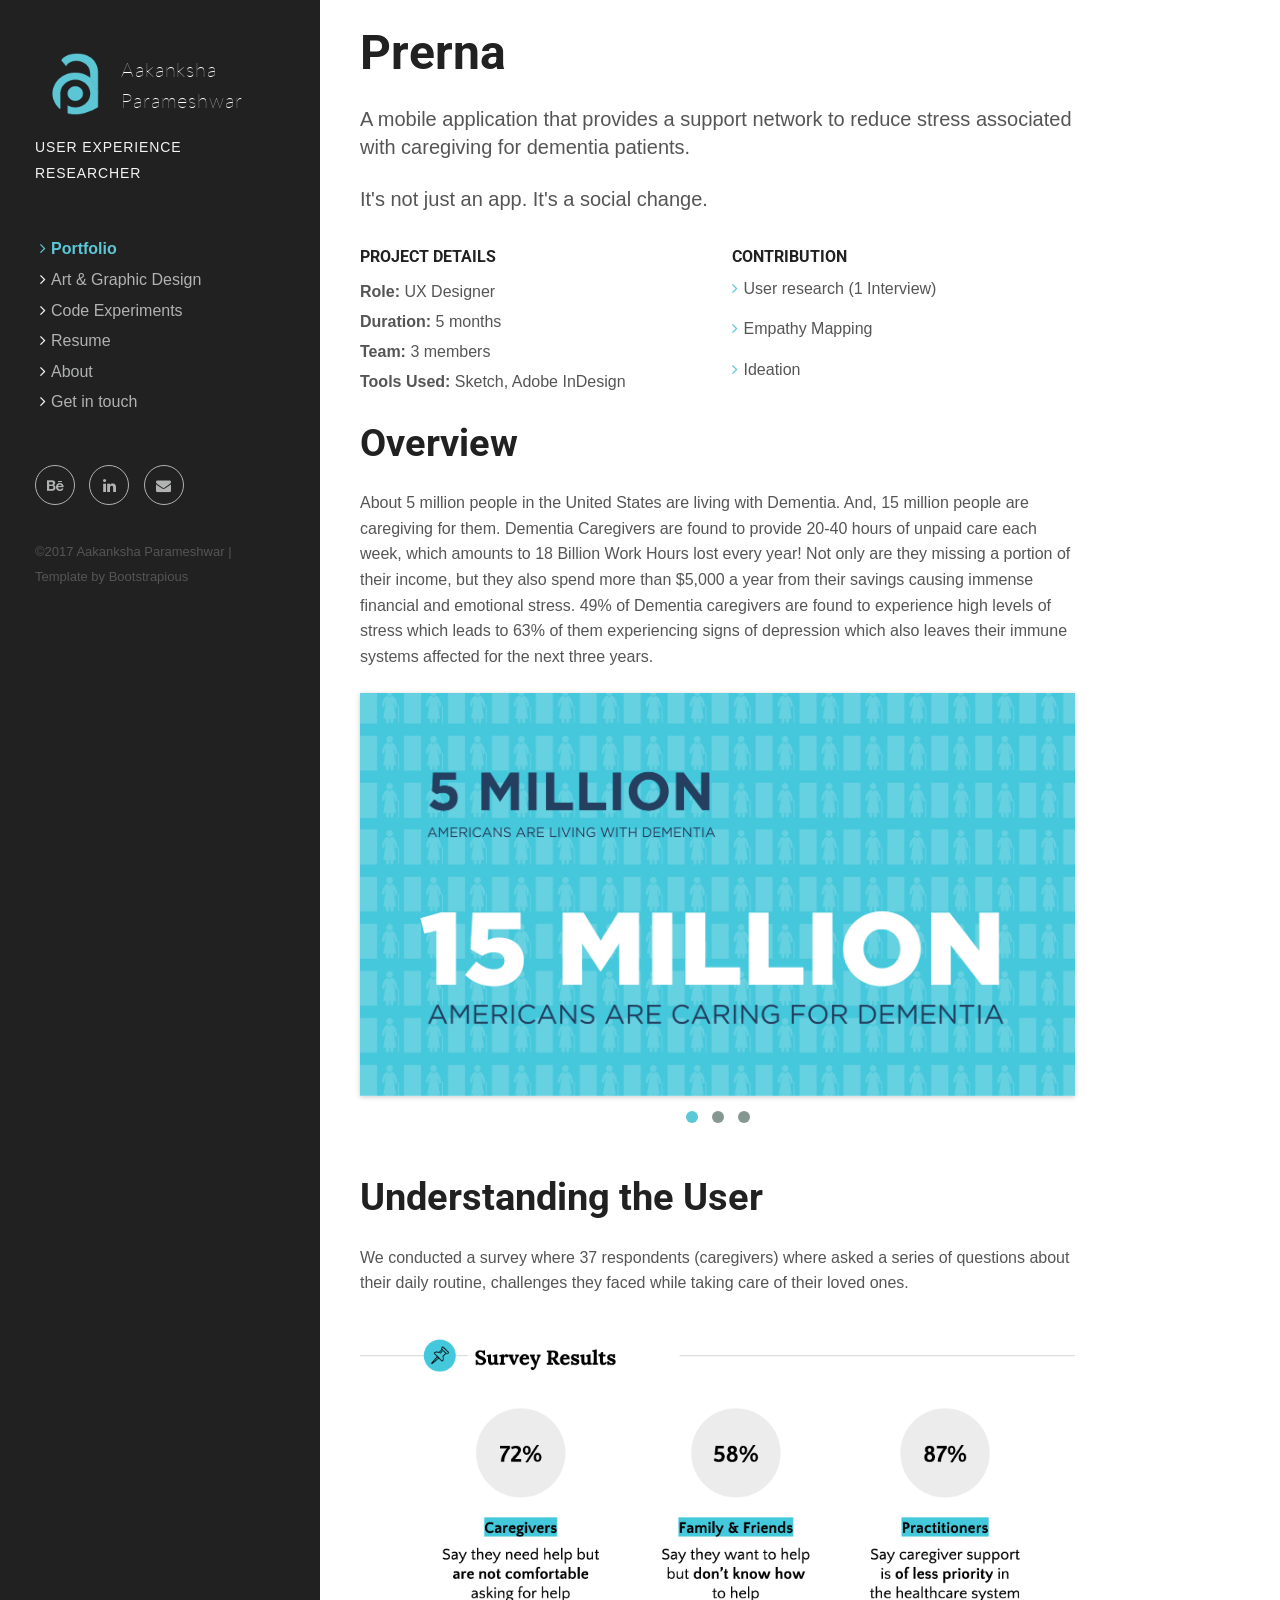
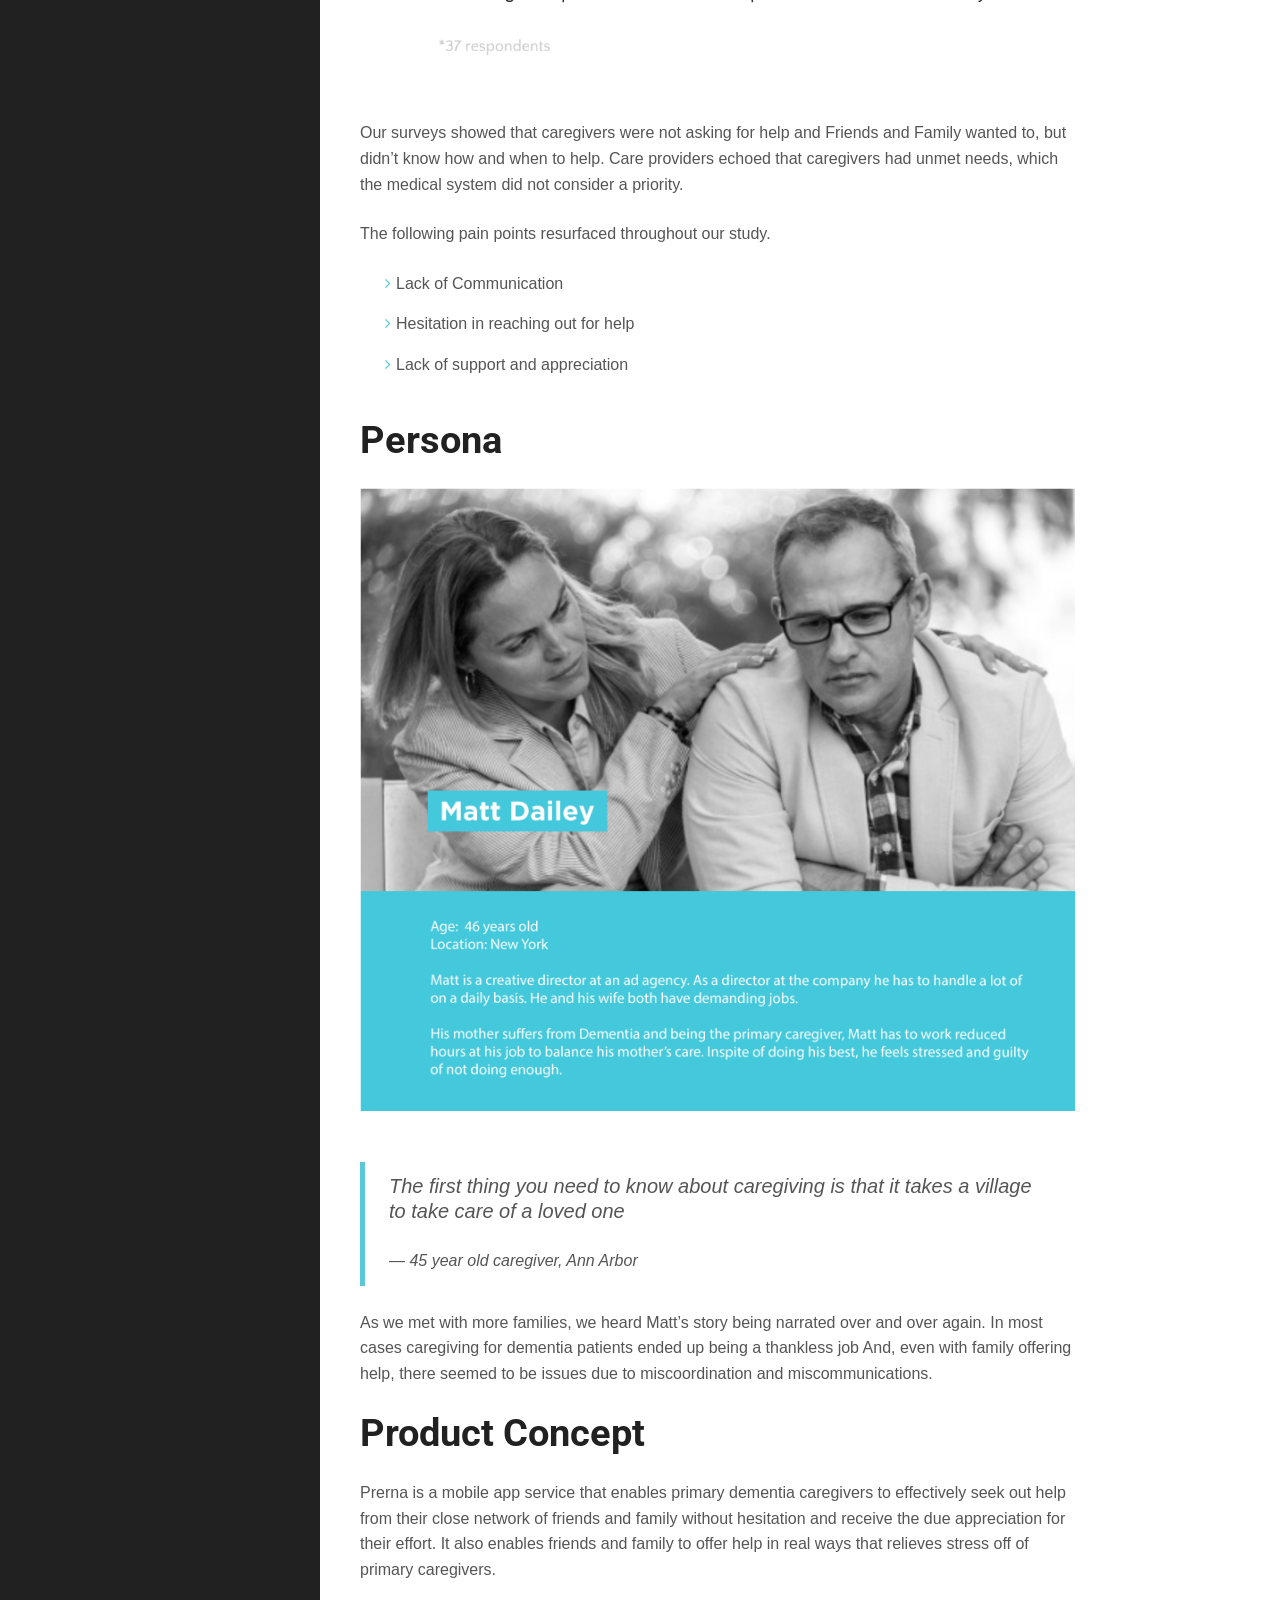
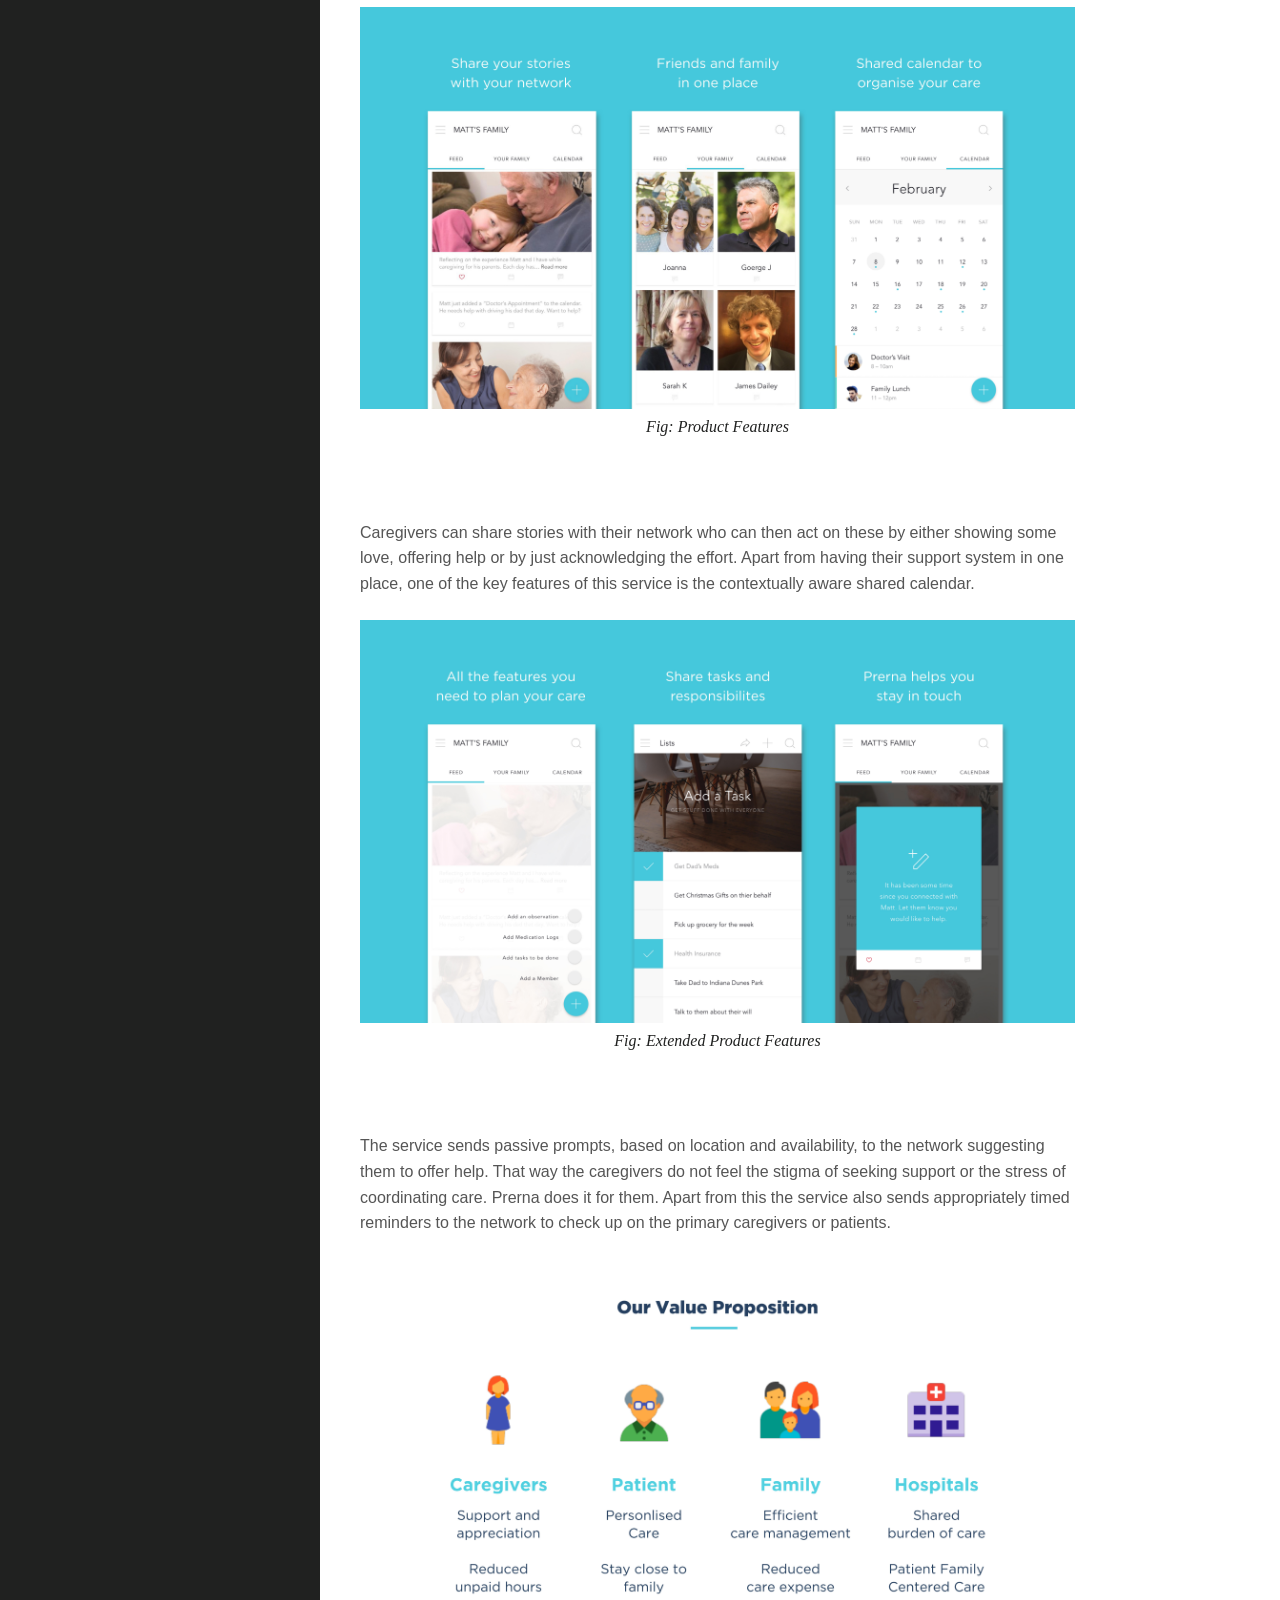
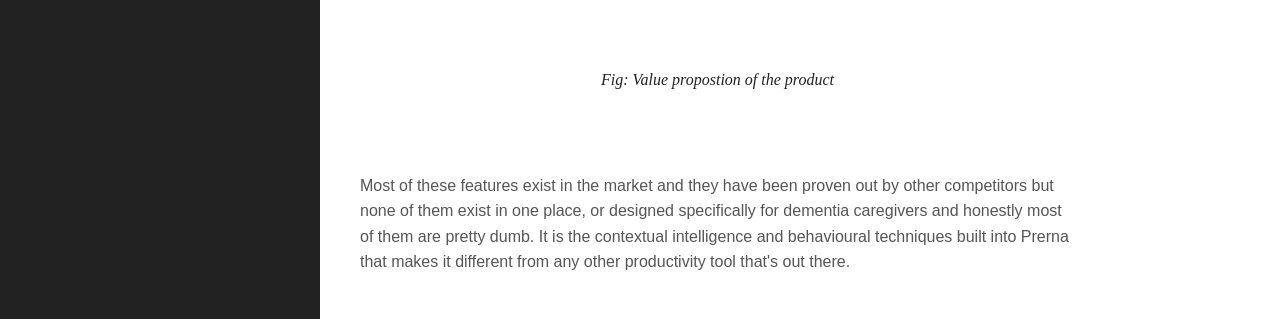
<file: prerna.html>
<!DOCTYPE html>
<html>
  <head>
    <!-- Global site tag (gtag.js) - Google Analytics -->
<script async src="https://www.googletagmanager.com/gtag/js?id=UA-113545521-1"></script>
<script>
  window.dataLayer = window.dataLayer || [];
  function gtag(){dataLayer.push(arguments);}
  gtag('js', new Date());

  gtag('config', 'UA-113545521-1');
</script>
<!-- Hotjar Tracking Code for www.aakankshaparameshwar.com -->
<script>
    (function(h,o,t,j,a,r){
        h.hj=h.hj||function(){(h.hj.q=h.hj.q||[]).push(arguments)};
        h._hjSettings={hjid:790935,hjsv:6};
        a=o.getElementsByTagName('head')[0];
        r=o.createElement('script');r.async=1;
        r.src=t+h._hjSettings.hjid+j+h._hjSettings.hjsv;
        a.appendChild(r);
    })(window,document,'https://static.hotjar.com/c/hotjar-','.js?sv=');
</script>

    <meta charset="utf-8">
    <meta http-equiv="X-UA-Compatible" content="IE=edge">
    <title>AP Portfolio | Prerna</title>
    <meta name="description" content="">
    <meta name="viewport" content="width=device-width, initial-scale=1">
    <meta name="robots" content="all,follow">
    <!-- Bootstrap-->
    <link rel="stylesheet" href="css/bootstrap.min.css">
    <!-- Google fonts - Open Sans-->
    <link href="https://fonts.googleapis.com/css?family=Lato:100,300,400" rel="stylesheet">
    <link rel="stylesheet" href="https://fonts.googleapis.com/css?family=Roboto:400,300,700,400italic">
    <!-- Font Awesome CSS-->
    <link rel="stylesheet" href="css/font-awesome.min.css">
    <!-- owl carousel-->
    <link rel="stylesheet" href="css/owl.carousel.css">
    <link rel="stylesheet" href="css/owl.theme.css">
    <!-- theme stylesheet-->
    <link rel="stylesheet" href="css/style.default.css" id="theme-stylesheet">
    <!-- Custom stylesheet - for your changes-->
    <link rel="stylesheet" href="css/custom.css">
    <!--<link rel="stylesheet" href="css/style.sea.css">-->
    <!-- Favicon-->
    <link rel="shortcut icon" href="favicon.svg">
    <!-- Tweaks for older IEs--><!--[if lt IE 9]>
        <script src="https://oss.maxcdn.com/html5shiv/3.7.2/html5shiv.min.js"></script>
        <script src="https://oss.maxcdn.com/respond/1.4.2/respond.min.js"></script><![endif]-->
  </head>
  <body>
    <div id="all">
      <div class="container-fluid">
        <div class="row row-offcanvas row-offcanvas-left">
        <div id="sidebar" class="col-xs-6 col-sm-4 col-md-3 sidebar-offcanvas">
           <div class="sidebar-content">

              <div class="sidebar-heading">

                  <div class="myHeadings">
                    <a href="index.html"><img src="img/favicon.png" alt="" class="img-responsive"></a>
                  </div>
                <div class="myHeadings">
                <p>Aakanksha</p>
                <p> Parameshwar</p>
              </div>
              <div>
                <p class="sidebar-tag">User Experience Researcher</p>
              </div>
            </div>
              <!--p class="sidebar-p">Originally from India, currently based in Ann Arbor, Michigan. </p-->
              <ul class="sidebar-menu">
                 <li class="active"><a href="index.html">Portfolio</a></li>
                 <li><a href="https://www.behance.net/aakankshap" target="_blank">Art & Graphic Design</a></li>
                 <li><a href="other.html">Code Experiments</a></li>
                 <!--<li><a href="about.html">About</a></li>-->
                 <li><a href="Aakanksha_Parameshwar_Resume.pdf">Resume</a></li>
                 <li><a href="about.html">About</a></li>
                 <li><a href="contact.html">Get in touch</a></li>
              </ul>
              <p class="social">
                 <!-- <a href="https://www.facebook.com/aakanksha.parameshwar" data-animate-hover="pulse" class="external facebook"><i class="fa fa-facebook"></i></a> --->
                 <a href="https://www.behance.net/aakankshap" data-animate-hover="pulse" class="external behance"><i class="fa fa-behance"></i></a>
                 <a href="https://www.linkedin.com/in/aakankshaparameshwar" title="" class="external linkedin"><i class="fa fa-linkedin"></i></a>
                 <a href="mailto:aakanksha.parameshwar@gmail.com" data-animate-hover="pulse" class="email"><i class="fa fa-envelope"></i></a>
              </p>
              <div class="copyright">
                 <p class="credit">&copy;2017 Aakanksha Parameshwar | Template by <a href="https://bootstrapious.com/e-commerce-templates" class="external">Bootstrapious</a></p>
                 <!-- Please do not remove the backlink to us, unless you support the development at https://bootstrapious.com/donate. It is part of the license conditions. Thanks for understanding :)        -->
              </div>
           </div>
        </div>
      </div>
        <div class="row row-offcanvas row-offcanvas-right">
          <!--   *** SIDEBAR END ***  -->
          <!--   *** PORTFOLIO ***-->
          <div class="col-xs-12 col-sm-8 col-md-9 content-column">
            <div class="small-navbar visible-xs">
              <button type="button" data-toggle="offcanvas" class="btn btn-ghost pull-left"> <i class="fa fa-align-left"> </i>Menu</button>
              <h1 class="small-navbar-heading"> <a href="index.html">Aakanksha Parameshwar </a></h1>
            </div>
            <div class="row">
              <div class="col-lg-10">
                <div class="content-column-content">
                  <h1>Prerna</h1>
                  <p class="lead">A mobile application that provides a support network to reduce stress associated with caregiving for dementia patients.</p>
                  <p class="lead">It's not just an app. It's a social change.</p>
                  <div class="row">
                      <div class="col-sm-5 text-block1">
                      <h5 class="uppercase"><b>Project Details</b>
                          </h5>
                          <p>
                          <b>Role:</b> UX Designer<br>
                          <b>Duration:</b> 5 months<br>
                          <b>Team:</b> 3 members<br>
                          <b>Tools Used:</b> Sketch, Adobe InDesign
                          </p></div>
                    <div class="col-sm-1 text-block1"></div>
                       <div class="col-sm-5 text-block1">
                           <h5 class="uppercase"><b>Contribution</b></h5>
                              <p>
                                <ul>
                                  <li>User research (1 Interview)</li>
                                  <li>Empathy Mapping</li>
                                  <li>Ideation</li>
                                </ul>
                           </p></div>
                     <!-- <div class="col-sm-1 text-block1"></div>
                      <div class="col-sm-5 text-block1">
                          <h5 class="uppercase"><b>Tools Used</b></h5>
                      "Pen and Paper"
                      <br>
                      "Sketch"
                      <br>
                      "Invision"
                      </div>-->
                  </div>
                  <h2>Overview</h2>
                  <p>About 5 million people in the United States are living with Dementia. And, 15 million people are caregiving for them. Dementia Caregivers are found to provide 20-40 hours of unpaid care each week, which amounts to 18 Billion Work Hours lost every year! Not only are they missing a portion of their income, but they also spend more than $5,000 a year from their savings causing immense financial and emotional stress. 49% of Dementia caregivers are found to experience high levels of stress which leads to 63% of them experiencing signs of depression which also leaves their immune systems affected for the next three years.</p>

                  <div id="main-slider">
                    <div class="item">
                      <img alt="" src="img/portfolio/prerna/stats_1.jpg" class="img-responsive">
                    </div>
                    <div class="item"><img alt="" src="img/portfolio/prerna/stats_2.jpg" class="img-responsive"></div>
                    <div class="item"><img alt="" src="img/portfolio/prerna/stats_3.jpg" class="img-responsive"></div>
                  </div>
                  <!-- /#main-slider-->

                  <h2>Understanding the User</h2>
                  <p>We conducted a survey where 37 respondents (caregivers) where asked a series of questions about their daily routine, challenges they faced while taking care of their loved ones.</p>
                  <div class="item">
                    <img alt="" src="img/portfolio/prerna/survey_results.png" class="img-responsive">
                    <!--p class="caption">Fig: People standing in queue at banks to get there old notes exchanged after demonetization</p-->
                  </div><br><br>

                  <p>Our surveys showed that caregivers were not asking for help and Friends and Family wanted to, but didn’t know how and when to help. Care providers echoed that caregivers had unmet needs, which the medical system did not consider a priority.
</p>
<p>The following pain points resurfaced throughout our study.</p>
<ul>
    <li>Lack of Communication</li>
    <li>Hesitation in reaching out for help</li>
    <li>Lack of support and appreciation</li>
  </ul><br>
  <h2>Persona</h2>
                  <div><img alt="" src="img/portfolio/prerna/persona.png" class="img-responsive"></div>
                  <br><br>
                    <blockquote>
                      <p>The first thing you need to know about caregiving is that it takes a village to take care of a loved one</p>
                      <footer>45 year old caregiver, Ann Arbor</footer>
                    </blockquote>
                    <p>As we met with more families, we heard Matt’s story being narrated over and over again. In most cases caregiving for dementia patients ended up being a thankless job
    And, even with family offering help, there seemed to be issues due to miscoordination and miscommunications. </p>
                  <h2>Product Concept</h2>
                  <p>Prerna is a mobile app service that enables primary dementia caregivers to effectively seek out help from their close network of friends and family without hesitation and receive the due appreciation for their effort. It also enables friends and family to offer help in real ways that relieves stress off of primary caregivers. </p>

<div class="item">
  <img alt="" src="img/portfolio/prerna/features_1.jpg" class="img-responsive">
  <p class="caption">Fig: Product Features</p>
</div><br><br>
<p>Caregivers can share stories with their network who can then act on these by either showing some love, offering help or by just acknowledging the effort. Apart from having their support system in one place, one of the key features of this service is the contextually aware shared calendar.
</p>
<div class="item">
  <img alt="" src="img/portfolio/prerna/features_2.jpg" class="img-responsive">
  <p class="caption">Fig: Extended Product Features</p>
</div><br><br>
<p>The service sends passive prompts, based on location and availability, to the network suggesting them to offer help. That way the caregivers do not feel the stigma of seeking support or the stress of coordinating care. Prerna does it for them. Apart from this the service also sends appropriately timed reminders to the network to check up on the primary caregivers or patients.
</p>
<div class="item">
  <img alt="" src="img/portfolio/prerna/mvp.jpg" class="img-responsive">
<p class="caption">Fig: Value propostion of the product</p>
</div><br><br>

<p>Most of these features exist in the market and they have been proven out by other competitors but none of them exist in one place, or designed specifically for dementia caregivers and honestly most of them are pretty dumb. It is the contextual intelligence and behavioural techniques built into Prerna that makes it different from any other productivity tool that's out there. </p>

</div>
              </div>
            </div>
          </div>
        </div>
      </div>
    </div>
    <!-- Javascript files-->
    <script src="https://ajax.googleapis.com/ajax/libs/jquery/1.11.0/jquery.min.js"></script>
    <script src="js/bootstrap.min.js"> </script>
    <script src="js/jquery.cookie.js"> </script>
    <script src="js/ekko-lightbox.js"></script>
    <script src="js/jquery.scrollTo.min.js"></script>
    <script src="js/masonry.pkgd.min.js"></script>
    <script src="js/imagesloaded.pkgd.min.js"></script>
    <script src="js/owl.carousel.min.js"></script>
    <script src="js/front.js"></script>
    <!-- Google Analytics: change UA-XXXXX-X to be your site's ID.-->
    <!---->
    <script>
      (function(b,o,i,l,e,r){b.GoogleAnalyticsObject=l;b[l]||(b[l]=
      function(){(b[l].q=b[l].q||[]).push(arguments)});b[l].l=+new Date;
      e=o.createElement(i);r=o.getElementsByTagName(i)[0];
      e.src='//www.google-analytics.com/analytics.js';
      r.parentNode.insertBefore(e,r)}(window,document,'script','ga'));
      ga('create','UA-XXXXX-X');ga('send','pageview');
    </script>
  </body>
</html>
</file>
<file: css/custom.css>
/* your styles go here */

.content-column{
  padding:0;
  margin:0;
}

.other-projects-text{

  padding: 5em 2em 2em 2em;
  width: 40%;
  display:inline-block;
  vertical-align: top;
}

.other-projects-img{
  padding: 5em 2em 2em 2em;
  margin:0;
  width: 55%;
  display:inline-block;
  right:0;

}

.technologies{
  padding:2%;
  background-color:#B5F5F7;
  color:black;
  border-radius:10px;
}

.main-slider-2 {
  vertical-align: middle;
}

.headings{
  font-weight: bold;
}

.tech{
  padding-right:1em;
}
</file>
<file: css/style.default.css>
/*
=========================================
=========================================

Startup Template By Bootstrapious.com

=========================================
========================================= */
/* variant 6  - pink */
/*

=====================
GENERAL
=====================

*/
html,
body {
  overflow-x: hidden;
  /* Prevent scroll on narrow devices */
}
header {
  z-index: 1000;
}
section {
  position: relative;
  /*padding-top: 90px;*/
  padding-bottom: 60px;
}
section.background-gray-lighter {
  background: #cdcdcd;
}
section.background-gray-lightest {
  background: #f7f7f7;
  border-top: solid 1px #cdcdcd;
  border-bottom: solid 1px #cdcdcd;
}
section.background-secondary {
  background: #60c5ba;
  border-top: solid 1px #338c82;
  border-bottom: solid 1px #338c82;
}
.section-inverse {
  color: #fff;
}
.section-inverse h1,
.section-inverse h2,
.section-inverse h3,
.section-inverse h4,
.section-inverse h5,
.section-inverse h6 {
  color: #fff;
}
.section-inverse .heading:after {
  background: #fff;
}
.italic {
  font-style: italic;
  font-family: "Georgia", "Times New Roman", Times, serif;
}
.uppercase{
  text-transform: uppercase;
  margin:10px 0;
}
.img-responsive {
  margin: 0 auto;
}
.no-space .box {
  margin: 0 -15px;
}
.margin-top {
  margin-top: 30px;
}
.margin-top--big {
  margin-top: 60px !important;
}
.margin-bottom {
  margin-bottom: 30px;
}
.margin-bottom--big {
  margin-bottom: 60px !important;
}
.margin-bottom--zero {
  margin-bottom: 0 !important;
}
.no-padding-top {
  padding-top: 0;
}
.no-padding-bottom {
  padding-bottom: 0;
}
.padding--small {
  padding-top: 30px;
  padding-bottom: 30px;
}
.weight-300 {
  font-weight: 300 !important;
}
.weight-500 {
  font-weight: 500 !important;
}
.weight-700 {
  font-weight: 700 !important;
}
.text-gray {
  color: #555555;
}
.text-gray-light {
  color: #555555;
}
.text-gray-lighter {
  color: #cdcdcd;
}
@media (max-width: 991px) {
  .text-center-mobile {
    text-align: center !important;
  }
}
a,
button {
  -webkit-transition: all 0.2s ease-out;
  -moz-transition: all 0.2s ease-out;
  transition: all 0.2s ease-out;
}
a i.fa,
button i.fa {
  margin: 0 5px;
}
.clickable {
  cursor: pointer !important;
}
.required {
  color: #5CC7D6;
}
.accent {
  color: #5CC7D6;
}
.text-uppercase {
  text-transform: uppercase;
  letter-spacing: 0.1em;
}
.list-style-none {
  list-style: none;
}
.btn-ghost {
  color: #5CC7D6;
  background-color: transparent;
  border-color: #5CC7D6;
}
.btn-ghost:hover,
.btn-ghost:focus,
.btn-ghost:active,
.btn-ghost.active,
.open .dropdown-toggle.btn-ghost {
  color: #5CC7D6;
  background-color: rgba(0, 0, 0, 0);
  border-color: #ea1a5d;
}
.btn-ghost:active,
.btn-ghost.active,
.open .dropdown-toggle.btn-ghost {
  background-image: none;
}
.btn-ghost.disabled,
.btn-ghost[disabled],
fieldset[disabled] .btn-ghost,
.btn-ghost.disabled:hover,
.btn-ghost[disabled]:hover,
fieldset[disabled] .btn-ghost:hover,
.btn-ghost.disabled:focus,
.btn-ghost[disabled]:focus,
fieldset[disabled] .btn-ghost:focus,
.btn-ghost.disabled:active,
.btn-ghost[disabled]:active,
fieldset[disabled] .btn-ghost:active,
.btn-ghost.disabled.active,
.btn-ghost[disabled].active,
fieldset[disabled] .btn-ghost.active {
  background-color: transparent;
  border-color: #5CC7D6;
}
.btn-ghost .badge {
  color: transparent;
  background-color: #5CC7D6;
}
.btn-ghost:hover,
.btn-ghost:focus,
.btn-ghost:active,
.btn-ghost.active,
.open .dropdown-toggle.btn-ghost {
  color: #fff;
  background-color: #5CC7D6;
  border-color: #5CC7D6;
}
.btn-ghost-black {
  color: #202120;
  background-color: transparent;
  border-color: #202120;
}
.btn-ghost-black:hover,
.btn-ghost-black:focus,
.btn-ghost-black:active,
.btn-ghost-black.active,
.open .dropdown-toggle.btn-ghost-black {
  color: #202120;
  background-color: rgba(0, 0, 0, 0);
  border-color: #202120;
}
.btn-ghost-black:active,
.btn-ghost-black.active,
.open .dropdown-toggle.btn-ghost-black {
  background-image: none;
}
.btn-ghost-black.disabled,
.btn-ghost-black[disabled],
fieldset[disabled] .btn-ghost-black,
.btn-ghost-black.disabled:hover,
.btn-ghost-black[disabled]:hover,
fieldset[disabled] .btn-ghost-black:hover,
.btn-ghost-black.disabled:focus,
.btn-ghost-black[disabled]:focus,
fieldset[disabled] .btn-ghost-black:focus,
.btn-ghost-black.disabled:active,
.btn-ghost-black[disabled]:active,
fieldset[disabled] .btn-ghost-black:active,
.btn-ghost-black.disabled.active,
.btn-ghost-black[disabled].active,
fieldset[disabled] .btn-ghost-black.active {
  background-color: transparent;
  border-color: #202120;
}
.btn-ghost-black .badge {
  color: transparent;
  background-color: #202120;
}
.btn-ghost-black:hover,
.btn-ghost-black:focus,
.btn-ghost-black:active,
.btn-ghost-black.active,
.open .dropdown-toggle.btn-ghost-black {
  color: #fff;
  background-color: #000;
  border-color: #000;
}
.btn-white {
  color: #ffffff;
  background-color: transparent;
  border-color: #ffffff;
}
.btn-white:hover,
.btn-white:focus,
.btn-white:active,
.btn-white.active,
.open .dropdown-toggle.btn-white {
  color: #ffffff;
  background-color: rgba(0, 0, 0, 0);
  border-color: #e0e0e0;
}
.btn-white:active,
.btn-white.active,
.open .dropdown-toggle.btn-white {
  background-image: none;
}
.btn-white.disabled,
.btn-white[disabled],
fieldset[disabled] .btn-white,
.btn-white.disabled:hover,
.btn-white[disabled]:hover,
fieldset[disabled] .btn-white:hover,
.btn-white.disabled:focus,
.btn-white[disabled]:focus,
fieldset[disabled] .btn-white:focus,
.btn-white.disabled:active,
.btn-white[disabled]:active,
fieldset[disabled] .btn-white:active,
.btn-white.disabled.active,
.btn-white[disabled].active,
fieldset[disabled] .btn-white.active {
  background-color: transparent;
  border-color: #ffffff;
}
.btn-white .badge {
  color: transparent;
  background-color: #ffffff;
}
.btn-white:hover,
.btn-white:focus,
.btn-white:active,
.btn-white.active,
.open .dropdown-toggle.btn-white {
  color: #ffffff;
  background-color: #fff;
  border-color: #fff;
}
.icon {
  display: inline-block;
  width: 60px;
  height: 60px;
  line-height: 60px;
  border-radius: 30px;
  border: solid 1px #5CC7D6;
  color: #5CC7D6;
  -webkit-transition: all 0.2s ease-out;
  -moz-transition: all 0.2s ease-out;
  transition: all 0.2s ease-out;
  font-size: 30px;
  margin: 0 auto 30px;
  text-align: center;
}
.icon.brand-secondary {
  border-color: #60c5ba;
  color: #60c5ba;
}
.icon.brand-terciary {
  border-color: #008c9e;
  color: #008c9e;
}
.icon.brand-four {
  border-color: #feee7d;
  color: #feee7d;
}
/*

=====================
SIDEBAR + RIGHT COLUMN
=====================

*/
#sidebar {
  padding-top: 40px;
}
@media screen and (min-width: 992px) {
  .sidebar-content {
    padding-left: 20px;
    padding-right: 20px;
  }
}
.sidebar-heading {
  font-size: 18px;
  letter-spacing: 0.05em;
}
.sidebar-heading img{
  width: 80px;
}
.myHeadings p{
  font-family: 'Lato', sans-serif;
  font-size: 20px;
  font-weight: 100;
  color: #ffffff;
  display: block;
  margin-bottom:5px;
}
.myHeadings{
  display: inline-block;
  vertical-align:middle;
}

.sidebar-tag{
  text-transform: uppercase;
  font-weight: 100;
  font-size: 14px;
  margin:0;
}

.sidebar-heading a {
  color: #5CC7D6;
  text-decoration: none;
  -webkit-transition: all 0.2s ease-out;
  -moz-transition: all 0.2s ease-out;
  transition: all 0.2s ease-out;
  display: inline-block;
}

.sidebar-heading a:hover {
  border-bottom: solid 0.5px #5CC7D6;
  color: #5CC7D6;
  text-decoration: none;

}
.sidebar-p {
  color: ##f4f4f4;
  font-size: 14px;
}
.sidebar-menu {
  list-style-type: none;
  padding-left: 20px;
  margin: 50px 0px;
}
.sidebar-menu li {
  margin-bottom: 5px;
}
.sidebar-menu li a {
  color: #B1B2B2;
}
.sidebar-menu li:before {
  font-family: 'FontAwesome';
  content: '\f105';
  margin: 0 5px 0 -15px;
  color: ##f4f4f4;
}
.sidebar-menu li.active a {
  color: #5CC7D6;
  font-weight: bold;
}
.sidebar-menu li.active:before {
  color: #5CC7D6;
}
.sidebar-menu li:hover a {
  text-decoration: none;
  color: #5CC7D6;
}
.sidebar-menu li:hover:before {
  color: #5CC7D6;
}

.sidebar{
  background-color: #202120;
}
.content-column {
  padding-top: 40px;
  background-color:#ffffff;
  left: 25%;
}
.content-column.white-background {
  background: #fff;
  min-height: 100vh;
}
.grid {
  padding-top: 5px;
  overflow-y: hidden;
}
.content-column-content {
  padding-left: 20px;
  padding-right: 20px;
  padding-bottom: 20px;
  margin-top:3%;
}
@media (min-width: 1200px) {
  .content-column-content {
    padding-left: 40px;
    padding-right: 40px;
  }
}
.text-block1 p {
    line-height: 30px
}



.content-column-content p,
.content-column-content li {
  color: #555555;
}

.content-column-content p.lead, .text-block1 p {
  color: #555555;
  font-weight:400;
}
.content-column-content ul li {
  list-style-type: none;
  margin: 15px 0;
}
.content-column-content ul li:before {
  font-family: 'FontAwesome';
  content: '\f105';
  margin: 0 5px 0 -15px;
  color: #5CC7D6;
}
.small-navbar {
  margin-bottom: 20px;
}
.small-navbar:before,
.small-navbar:after {
  content: " ";
  display: table;
}
.small-navbar:after {
  clear: both;
}
.small-navbar-heading {
  float: right;
  font-size: 18px;
  text-transform: uppercase;
  letter-spacing: 0.1em;
  margin-top: 10px;
}
.small-navbar-heading a {
  color: #000;
  text-decoration: none;
  -webkit-transition: all 0.2s ease-out;
  -moz-transition: all 0.2s ease-out;
  transition: all 0.2s ease-out;
}
.small-navbar-heading a:hover {
  border-bottom: dotted 1px #5CC7D6;
  color: #000;
  text-decoration: none;
}
/*

=====================
OFF-CANVAS SIDEBAR BEHAVIOUR
=====================

*/
@media screen and (max-width: 767px) {
  .row-offcanvas {
    position: relative;
    -webkit-transition: all 0.25s ease-out;
    -o-transition: all 0.25s ease-out;
    transition: all 0.25s ease-out;
    opacity: 1;
  }
  .row-offcanvas-right {
    right: 0;
  }
  .row-offcanvas-left {
    left: 0;
  }
  .row-offcanvas-right .sidebar-offcanvas {
    right: -50%;
    /* 6 columns */
  }
  .row-offcanvas-left .sidebar-offcanvas {
    left: -48%;
    /* 6 columns */
  }
  .row-offcanvas-right.active {
    right: 50%;
    /* 6 columns */
  }
  .row-offcanvas-left.active {
    left: 50%;
    /* 6 columns */
  }
  .sidebar-offcanvas {
    position: absolute;
    top: 0;
    width: 50%;
    /* 6 columns */
  }
}
/*

=====================
SERVICES / INTEGRATIONS
=====================

*/
.services {
  margin-top: 80px;
  text-align: center;
}
.services .services-heading {
  text-transform: uppercase;
  letter-spacing: 0.1em;
  font-size: 18px;
  font-weight: 400;
  color: #555555;
  margin-bottom: 40px;
}
.services .heading {
  font-size: 18px;
  font-weight: 700;
  margin-bottom: 20px;
  text-align: center;
}
.services .heading:after {
  content: " ";
  display: block;
  width: 100px;
  height: 1px;
  margin: 20px auto 20px;
  background: #5CC7D6;
}
.services p {
  font-size: 14px;
  line-height: 1.5;
  margin-bottom: 60px;
  color: #555555;
}
/*

=====================
CUSTOMERS
=====================

*/
.customer {
  text-align: center;
}
.customer img {
  display: inline-block;
  margin-top: 10px;
  margin-bottom: 10px;
  -webkit-filter: grayscale(100%);
  filter: grayscale(100%);
}
.customer img:hover {
  -webkit-filter: grayscale(0);
  filter: grayscale(0);
}
/*

=====================
SIGN UP FORM
=====================

*/
@media (max-width: 991px) {
  .sign-up-form .form-control {
    margin-bottom: 20px;
  }
  .sign-up-form .btn {
    margin-bottom: 20px;
  }
}
@media (min-width: 768px) {
  .sign-up-form .form-control {
    width: 350px;
  }
}
/*

=====================
SOCIAL LINKS
=====================

*/
.contact-form {
  margin-bottom: 20px;
}
p.social {
  margin-top: 20px;
}
p.social a {
  margin: 0 10px 10px 0;
  color: #fff;
  display: inline-block;
  width: 40px;
  height: 40px;
  border-radius: 20px;
  line-height: 40px;
  font-size: 15px;
  text-align: center;
  vertical-align: bottom;
  border: solid 1px #B1B2B2;
  color: #B1B2B2;
  -webkit-transition: all 0.2s ease-out;
  -moz-transition: all 0.2s ease-out;
  transition: all 0.2s ease-out;
  /*
             &.facebook {background-color: #4460ae; border-color: #4460ae;}
             &.gplus {background-color: #c21f25; border-color: #c21f25;}
             &.twitter {background-color: #3cf; border-color: #3cf;}
             &.instagram {background-color: #cd4378; border-color: #cd4378;}
             &.email {background-color: #4a7f45; border-color: #4a7f45;}
             &.link {background-color: #871AFF; border-color: #871AFF;}
             */
}
p.social a:hover {
  color: #5CC7D6;
  border-color: #5CC7D6;
}
p.social a i {
  vertical-align: bottom;
  line-height: 40px;
}
p.social.social--outline a {
  background: transparent;
}
p.social.social--outline a.facebook {
  color: #4460ae;
  border-color: #4460ae;
}
p.social.social--outline a.gplus {
  color: #c21f25;
  border-color: #c21f25;
}
p.social.social--outline a.twitter {
  color: #3cf;
  border-color: #3cf;
}
p.social.social--outline a.instagram {
  color: #cd4378;
  border-color: #cd4378;
}
p.social.social--outline a.email {
  color: #4a7f45;
  border-color: #4a7f45;
}
p.social.social--outline a.link {
  color: #871AFF;
  border-color: #871AFF;
}
p.social.social--big a {
  width: 60px;
  height: 60px;
  border-radius: 30px;
  line-height: 60px;
  font-size: 25px;
}
p.social.social--big i {
  line-height: 60px;
}
/*

=====================
COPYRIGHT
=====================

*/
.copyright {
  color: #555555;
  font-size: 13px;
}
.copyright p.credit {
  margin-bottom: 10px;
}
.copyright p.credit a {
  color: #555555;
}
@media (max-width: 991px) {
  .copyright p.credit {
    text-align: center !important;
  }
}
@media (max-width: 991px) {
  .copyright {
    text-align: center !important;
  }
}
/*

=====================
MAIN PORTFOLIO SLIDER
=====================

*/
#main-slider {
  margin-bottom: 40px;
  opacity: 0;
}
#main-slider ul li div {
  width: 100%;
}
#main-slider div img{
  width: 100%;
}
#main-slider .owl-wrapper-outer {
  box-shadow: 0 1px 5px #ccc;
}
#main-slider .owl-controls .owl-buttons {
  display: none;
}
#main-slider .owl-controls .owl-page.active span,
#main-slider .owl-controls.clickable .owl-page:hover span {
  background: #5CC7D6;
}
/*

=====================
ABOUT
=====================

*/
.progress-title {
  text-align: left;
  font-weight: 700;
  text-transform: uppercase;
  letter-spacing: 0.1em;
  color: #555555;
  font-size: 12px;
}
.progress-bar-skill1 {
  background-color: #d1d1d1;
  background-color: #f8afc7;
}
.progress-striped .progress-bar-skill1 {
  background-image: -webkit-linear-gradient(45deg, rgba(255, 255, 255, 0.15) 25%, transparent 25%, transparent 50%, rgba(255, 255, 255, 0.15) 50%, rgba(255, 255, 255, 0.15) 75%, transparent 75%, transparent);
  background-image: linear-gradient(45deg, rgba(255, 255, 255, 0.15) 25%, transparent 25%, transparent 50%, rgba(255, 255, 255, 0.15) 50%, rgba(255, 255, 255, 0.15) 75%, transparent 75%, transparent);
}
.progress-striped .progress-bar-skill1 {
  background-image: -webkit-linear-gradient(45deg, rgba(255, 255, 255, 0.15) 25%, transparent 25%, transparent 50%, rgba(255, 255, 255, 0.15) 50%, rgba(255, 255, 255, 0.15) 75%, transparent 75%, transparent);
  background-image: linear-gradient(45deg, rgba(255, 255, 255, 0.15) 25%, transparent 25%, transparent 50%, rgba(255, 255, 255, 0.15) 50%, rgba(255, 255, 255, 0.15) 75%, transparent 75%, transparent);
}
.progress-bar-skill2 {
  background-color: #c8c7c7;
  background-color: #f598b6;
}
.progress-striped .progress-bar-skill2 {
  background-image: -webkit-linear-gradient(45deg, rgba(255, 255, 255, 0.15) 25%, transparent 25%, transparent 50%, rgba(255, 255, 255, 0.15) 50%, rgba(255, 255, 255, 0.15) 75%, transparent 75%, transparent);
  background-image: linear-gradient(45deg, rgba(255, 255, 255, 0.15) 25%, transparent 25%, transparent 50%, rgba(255, 255, 255, 0.15) 50%, rgba(255, 255, 255, 0.15) 75%, transparent 75%, transparent);
}
.progress-striped .progress-bar-skill2 {
  background-image: -webkit-linear-gradient(45deg, rgba(255, 255, 255, 0.15) 25%, transparent 25%, transparent 50%, rgba(255, 255, 255, 0.15) 50%, rgba(255, 255, 255, 0.15) 75%, transparent 75%, transparent);
  background-image: linear-gradient(45deg, rgba(255, 255, 255, 0.15) 25%, transparent 25%, transparent 50%, rgba(255, 255, 255, 0.15) 50%, rgba(255, 255, 255, 0.15) 75%, transparent 75%, transparent);
}
.progress-bar-skill3 {
  background-color: #bdbdbd;
  background-color: #f381a6;
}
.progress-striped .progress-bar-skill3 {
  background-image: -webkit-linear-gradient(45deg, rgba(255, 255, 255, 0.15) 25%, transparent 25%, transparent 50%, rgba(255, 255, 255, 0.15) 50%, rgba(255, 255, 255, 0.15) 75%, transparent 75%, transparent);
  background-image: linear-gradient(45deg, rgba(255, 255, 255, 0.15) 25%, transparent 25%, transparent 50%, rgba(255, 255, 255, 0.15) 50%, rgba(255, 255, 255, 0.15) 75%, transparent 75%, transparent);
}
.progress-striped .progress-bar-skill3 {
  background-image: -webkit-linear-gradient(45deg, rgba(255, 255, 255, 0.15) 25%, transparent 25%, transparent 50%, rgba(255, 255, 255, 0.15) 50%, rgba(255, 255, 255, 0.15) 75%, transparent 75%, transparent);
  background-image: linear-gradient(45deg, rgba(255, 255, 255, 0.15) 25%, transparent 25%, transparent 50%, rgba(255, 255, 255, 0.15) 50%, rgba(255, 255, 255, 0.15) 75%, transparent 75%, transparent);
}
.progress-bar-skill4 {
  background-color: #b3b2b2;
  background-color: #f16995;
}
.progress-striped .progress-bar-skill4 {
  background-image: -webkit-linear-gradient(45deg, rgba(255, 255, 255, 0.15) 25%, transparent 25%, transparent 50%, rgba(255, 255, 255, 0.15) 50%, rgba(255, 255, 255, 0.15) 75%, transparent 75%, transparent);
  background-image: linear-gradient(45deg, rgba(255, 255, 255, 0.15) 25%, transparent 25%, transparent 50%, rgba(255, 255, 255, 0.15) 50%, rgba(255, 255, 255, 0.15) 75%, transparent 75%, transparent);
}
.progress-striped .progress-bar-skill4 {
  background-image: -webkit-linear-gradient(45deg, rgba(255, 255, 255, 0.15) 25%, transparent 25%, transparent 50%, rgba(255, 255, 255, 0.15) 50%, rgba(255, 255, 255, 0.15) 75%, transparent 75%, transparent);
  background-image: linear-gradient(45deg, rgba(255, 255, 255, 0.15) 25%, transparent 25%, transparent 50%, rgba(255, 255, 255, 0.15) 50%, rgba(255, 255, 255, 0.15) 75%, transparent 75%, transparent);
}
.progress-bar-skill5 {
  background-color: #a9a8a8;
  background-color: #5CC7D6;
}
.progress-striped .progress-bar-skill5 {
  background-image: -webkit-linear-gradient(45deg, rgba(255, 255, 255, 0.15) 25%, transparent 25%, transparent 50%, rgba(255, 255, 255, 0.15) 50%, rgba(255, 255, 255, 0.15) 75%, transparent 75%, transparent);
  background-image: linear-gradient(45deg, rgba(255, 255, 255, 0.15) 25%, transparent 25%, transparent 50%, rgba(255, 255, 255, 0.15) 50%, rgba(255, 255, 255, 0.15) 75%, transparent 75%, transparent);
}
.progress-striped .progress-bar-skill5 {
  background-image: -webkit-linear-gradient(45deg, rgba(255, 255, 255, 0.15) 25%, transparent 25%, transparent 50%, rgba(255, 255, 255, 0.15) 50%, rgba(255, 255, 255, 0.15) 75%, transparent 75%, transparent);
  background-image: linear-gradient(45deg, rgba(255, 255, 255, 0.15) 25%, transparent 25%, transparent 50%, rgba(255, 255, 255, 0.15) 50%, rgba(255, 255, 255, 0.15) 75%, transparent 75%, transparent);
}
/*

=====================
EKKO LIGHTBOX
=====================

*/
.ekko-lightbox-container {
  position: relative;
}
.ekko-lightbox-nav-overlay {
  position: absolute;
  top: 0;
  left: 0;
  z-index: 100;
  width: 100%;
  height: 100%;
}
.ekko-lightbox-nav-overlay a {
  z-index: 100;
  display: block;
  width: 49%;
  height: 100%;
  font-size: 30px;
  color: #fff;
  opacity: 0;
  text-decoration: none !important;
  -webkit-transition: opacity 0.5s;
  -moz-transition: opacity 0.5s;
  -o-transition: opacity 0.5s;
  transition: opacity 0.5s;
}
.ekko-lightbox-nav-overlay a:empty {
  width: 49%;
  color: transparent;
}
.ekko-lightbox a:hover,
a:focus,
a:active {
  text-decoration: none;
  opacity: 1;
  color: #fff;
}
.ekko-lightbox .glyphicon-chevron-left {
  left: 0;
  float: left;
  padding-left: 15px;
  text-align: left;
}
.ekko-lightbox .glyphicon-chevron-right {
  right: 0;
  float: right;
  padding-right: 15px;
  text-align: right;
}
.ekko-lightbox .modal-footer {
  text-align: left;
}
/*.grid {
  margin-right: -15px;
  margin-left: -15px;
}*/
.box-masonry {
  background: #fff;
  margin-bottom: 30px;
  position: relative;
  box-shadow: 0 0 5px #ccc;
  -webkit-transition: all 0.2s ease-out;
  -moz-transition: all 0.2s ease-out;
  transition: all 0.2s ease-out;
  overflow: hidden;
  text-overflow: ellipsis;
}
.box-masonry h4 {
  font-size: 16px;
  line-height: 1.5;
  font-weight: 700;
  /*text-transform: uppercase;*/
  letter-spacing: 0.1em;
}
.box-masonry h4 a {
  color: #000;
  border-bottom: solid 1px transparent;
}
.box-masonry h4 a:hover {
  border-bottom: dotted 1px #5CC7D6;
  color: #000;
  text-decoration: none;
}
.box-masonry .box-masonry-text {
  padding: 15px 20px 15px;
}
.box-masonry .box-masonry-text p {
  color: #555555;
  font-size: 14px;
}
.box-masonry .box-masonry-hover-text-header {
  position: absolute;
  left: 0;
  right: 0;
  top: 0;
  padding: 15px 20px 15px;
  opacity: 0;
  -webkit-transition: all 0.2s ease-out;
  -moz-transition: all 0.2s ease-out;
  transition: all 0.2s ease-out;
  color: #555555;
}
.box-masonry .box-masonry-hover-text-header p {
  font-size: 14px;
}
.box-masonry .box-masonry-hover-text-header h4 a {
  color: #555555;
}
.box-masonry .box-masonry-hover-center {
  position: absolute;
  width: 100%;
  top: 30%;
  opacity: 0;
  padding-left: 20px;
  -webkit-transition: all 0.2s ease-out;
  -moz-transition: all 0.2s ease-out;
  transition: all 0.2s ease-out;
  text-align: center;
}
.box-masonry .box-masonry-hover-center .see-more-icon {
  color: #555555;
  font-size: 50px;
}
.box-masonry:hover {
  box-shadow: 0 0 5px #999;
}
.box-masonry:hover .box-masonry-hover-text-header {
  opacity: 1;
}
.box-masonry:hover .box-masonry-hover-center {
  opacity: 1;
}
.box-masonry:hover .box-masonry-image.with-hover-overlay:before {
  opacity: 0.8;

}
.box-masonry:hover .box-masonry-image.with-hover-icon:after {
  opacity: 0.7;
}
.box-masonry h2:last-child,
.box-masonry p:last-child {
  margin-bottom: 0;
}
.box-masonry .box-masonry-image {
  display: block;
  position: relative;
  min-height: 100px;
  background: #ccc;
}
.box-masonry .box-masonry-image.with-hover-overlay:before {
  display: block;
  position: absolute;
  content: " ";
  background: #fff;
  opacity: 0;
  width: 100%;
  height: 100%;
  left: 0;
  top: 0;
  -webkit-transition: all 0.2s ease-out;
  -moz-transition: all 0.2s ease-out;
  transition: all 0.2s ease-out;
}
.box-masonry .box-masonry-image.with-hover-icon:after {
  display: block;
  position: absolute;
  width: 100%;
  left: 0;
  top: 50%;
  -webkit-transform: translate(0, -50%);
  -ms-transform: translate(0, -50%);
  transform: translate(0, -50%);
  opacity: 0;
  -webkit-transition: all 0.2s ease-out;
  -moz-transition: all 0.2s ease-out;
  transition: all 0.2s ease-out;
  font-family: 'FontAwesome';
  content: '\f105';
  text-align: center;
  font-size: 50px;
  color: #555555;
}
.box-masonry .box-masonry-image:hover {
  text-decoration: none;
}
.box-simple {
  text-align: center;
  margin-bottom: 48px;
}
.box-simple h3 {
  font-weight: normal;
  font-size: 24px;
  line-height: 1.5;
  color: #555555;
  font-weight: 400;
}
.box-simple h3 a {
  color: #555555;
}
.box-simple p {
  color: #555555;
}
.box-simple:hover .icon {
  -webkit-transform: scale(1.1, 1.1);
  -ms-transform: scale(1.1, 1.1);
  transform: scale(1.1, 1.1);
}
.box-simple:hover .icon i {
  -webkit-transform: scale(1, 1);
  -ms-transform: scale(1, 1);
  transform: scale(1, 1);
}
.box-simple.box-white {
  padding: 20px;
  border: dotted 1px #555555;
}
.box-simple.box-white .icon {
  color: #555555;
  border-color: transparent;
  font-size: 70px;
}
.box-simple.box-dark {
  padding: 20px;
  border: dotted 1px #555555;
  background: #555555;
  color: #fff;
}
.box-simple.box-dark .icon {
  color: #f7f7f7;
  border-color: transparent;
  font-size: 70px;
}
.box-simple.box-dark h3 {
  color: #fff;
}
.box-simple.box-dark h3 a {
  color: #fff;
}
.box-simple.box-dark p {
  color: #fff;
}
.box-image {
  position: relative;
  overflow: hidden;
  text-align: center;
  margin: 15px 0;
}
.box-image .bg {
  position: absolute;
  top: auto;
  bottom: 0;
  width: 100%;
  height: 100%;
  opacity: 0;
  filter: alpha(opacity=0);
  background: #5CC7D6;
}
.box-image .name {
  position: absolute;
  width: 100%;
  height: 50%;
  bottom: 0;
  -webkit-transform: translate(0, 100%);
  -ms-transform: translate(0, 100%);
  transform: translate(0, 100%);
  -webkit-transition: all 0.2s ease-out;
  -moz-transition: all 0.2s ease-out;
  transition: all 0.2s ease-out;
  color: #fff;
  padding: 0 20px;
}
.box-image .name h3 {
  color: #fff;
  text-transform: uppercase;
  font-size: 24px;
  letter-spacing: 0.08em;
}
.box-image .name h3 a {
  color: #fff;
  text-decoration: none;
}
.box-image .text {
  position: absolute;
  width: 100%;
  height: 50%;
  top: 0;
  -webkit-transform: translate(0, -150%);
  -ms-transform: translate(0, -150%);
  transform: translate(0, -150%);
  -webkit-transition: all 0.2s ease-out;
  -moz-transition: all 0.2s ease-out;
  transition: all 0.2s ease-out;
  color: #fff;
  padding: 0 20px;
}
.box-image:hover .bg {
  opacity: 0.7;
  filter: alpha(opacity=70);
}
.box-image:hover .name {
  position: absolute;
  -webkit-transform: translate(0, -75%);
  -ms-transform: translate(0, -75%);
  transform: translate(0, -75%);
}
.box-image:hover .text {
  position: absolute;
  -webkit-transform: translate(0, 100%);
  -ms-transform: translate(0, 100%);
  transform: translate(0, 100%);
}
.box-image-text {
  position: relative;
  background: #fff;
  overflow: hidden;
  text-align: center;
  margin: 15px 0;
}
.box-image-text .top {
  position: relative;
  margin-bottom: 10px;
}
.box-image-text .top .bg {
  position: absolute;
  top: auto;
  bottom: 0;
  width: 100%;
  height: 100%;
  opacity: 0;
  filter: alpha(opacity=0);
  background: #fff;
}
.box-image-text .top .logo {
  width: 100%;
  position: absolute;
  text-align: center;
  top: 50%;
  -webkit-transform: translate(0, -50%);
  -ms-transform: translate(0, -50%);
  transform: translate(0, -50%);
}
.box-image-text .top .name {
  position: absolute;
  width: 100%;
  height: 50%;
  bottom: 0;
  -webkit-transform: translate(0, 100%);
  -ms-transform: translate(0, 100%);
  transform: translate(0, 100%);
  -webkit-transition: all 0.2s ease-out;
  -moz-transition: all 0.2s ease-out;
  transition: all 0.2s ease-out;
  color: #fff;
  padding: 0 20px;
}
.box-image-text .top .name h3 {
  color: #fff;
  text-transform: uppercase;
  font-size: 24px;
  letter-spacing: 0.08em;
}
.box-image-text .top .name h3 a {
  color: #fff;
  text-decoration: none;
}
.box-image-text .top .name h4 {
  color: #fff;
  text-transform: uppercase;
  font-size: 24px;
  letter-spacing: 0.08em;
}
.box-image-text .top .name h4 a {
  color: #fff;
  text-decoration: none;
}
.box-image-text .top .text {
  position: absolute;
  width: 100%;
  height: 50%;
  top: 0;
  -webkit-transform: translate(0, -150%);
  -ms-transform: translate(0, -150%);
  transform: translate(0, -150%);
  -webkit-transition: all 0.2s ease-out;
  -moz-transition: all 0.2s ease-out;
  transition: all 0.2s ease-out;
  color: #fff;
  padding: 0 20px;
}
.box-image-text .content {
  padding: 15px 15px 0 15px;
}
.box-image-text .content h3,
.box-image-text .content h4 {
  text-transform: uppercase;
  line-height: 1.5;
  color: #555555;
  font-weight: 800;
  letter-spacing: 0.08em;
}
.box-image-text .content p {
  color: #555555;
}
.box-image-text.bg-visible .bg {
  opacity: 0.8;
  filter: alpha(opacity=80);
}
.box-image-text:hover .bg {
  opacity: 0.7;
  filter: alpha(opacity=70);
}
.box-image-text:hover .name {
  position: absolute;
  -webkit-transform: translate(0, -75%);
  -ms-transform: translate(0, -75%);
  transform: translate(0, -75%);
}
.box-image-text:hover .text {
  position: absolute;
  -webkit-transform: translate(0, 100%);
  -ms-transform: translate(0, 100%);
  transform: translate(0, 100%);
}
/*

=====================
STYLE SWITCHER FOR DEMO
=====================

*/
#style-switch-button {
  position: fixed;
  bottom: 200px;
  left: 0px;
  border-radius: 0;
  z-index: 2;
}
#style-switch {
  -webkit-box-sizing: border-box;
  -moz-box-sizing: border-box;
  box-sizing: border-box;
  width: 300px;
  padding: 20px;
  position: fixed;
  bottom: 240px;
  left: 0;
  background: #fff;
  border: solid 1px #cdcdcd;
  z-index: 2000;
}
#style-switch h4 {
  color: #555555;
}
/* ========================================= */
/* THEMING OF BOOTSTRAP COMPONENTS           */
/* ========================================= */
/* nav */
.nav {
  margin-bottom: 0;
  padding-left: 0;
  list-style: none;
}
.nav > li > a {
  padding: 10px 15px;
}
.nav > li > a:hover,
.nav > li > a:focus {
  background-color: #cdcdcd;
}
.nav > li.disabled > a {
  color: #555555;
}
.nav > li.disabled > a:hover,
.nav > li.disabled > a:focus {
  color: #555555;
}
.nav .open > a,
.nav .open > a:hover,
.nav .open > a:focus {
  background-color: #cdcdcd;
  border-color: #5CC7D6;
}
.nav-tabs {
  border-bottom: 1px solid #dddddd;
}
.nav-tabs > li > a {
  line-height: 1.55;
  border-radius: 0 0 0 0;
}
.nav-tabs > li > a:hover {
  border-color: #cdcdcd #cdcdcd #dddddd;
}
.nav-tabs > li.active > a,
.nav-tabs > li.active > a:hover,
.nav-tabs > li.active > a:focus {
  color: #555555;
  background-color: #f4f4f4;
  border: 1px solid #dddddd;
}
.nav-pills > li > a {
  border-radius: 0;
}
.nav-pills > li.active > a,
.nav-pills > li.active > a:hover,
.nav-pills > li.active > a:focus {
  color: #ffffff;
  background-color: #5CC7D6;
}
.nav-tabs-justified > li > a {
  border-radius: 0;
}
.nav-tabs-justified > .active > a,
.nav-tabs-justified > .active > a:hover,
.nav-tabs-justified > .active > a:focus {
  border: 1px solid #dddddd;
}
@media (min-width: 768px) {
  .nav-tabs-justified > li > a {
    border-bottom: 1px solid #dddddd;
    border-radius: 0 0 0 0;
  }
  .nav-tabs-justified > .active > a,
  .nav-tabs-justified > .active > a:hover,
  .nav-tabs-justified > .active > a:focus {
    border-bottom-color: #f4f4f4;
  }
}
/* navbar */
.navbar {
  font-family: "Roboto", Helvetica, Arial, sans-serif;
  min-height: 80px;
  margin-bottom: 0;
  border-top: none;
  border-bottom: none;
}
@media (min-width: 768px) {
  .navbar {
    border-radius: 0;
  }
}
.navbar-collapse {
  max-height: 340px;
  overflow-x: visible;
  padding-right: 15px;
  padding-left: 15px;
}
.navbar-collapse.in {
  overflow-y: auto;
}
@media (min-width: 768px) and (max-width: 991px) {
  .navbar-collapse {
    font-size: 14px;
  }
}
@media (min-width: 768px) {
  .navbar-collapse {
    width: auto;
    border-top: 0;
    box-shadow: none;
  }
  .navbar-collapse.collapse {
    display: block !important;
    height: auto !important;
    padding-bottom: 0;
    overflow: visible !important;
  }
  .navbar-collapse.in {
    overflow-y: visible;
  }
  .navbar-collapse.right {
    float: right;
  }
  .navbar-fixed-top .navbar-collapse,
  .navbar-static-top .navbar-collapse,
  .navbar-fixed-bottom .navbar-collapse {
    padding-left: 0;
    padding-right: 0;
  }
}
.container > .navbar-header,
.container-fluid > .navbar-header,
.container > .navbar-collapse,
.container-fluid > .navbar-collapse {
  margin-right: -15px;
  margin-left: -15px;
}
@media (min-width: 768px) {
  .container > .navbar-header,
  .container-fluid > .navbar-header,
  .container > .navbar-collapse,
  .container-fluid > .navbar-collapse {
    margin-right: 0;
    margin-left: 0;
  }
}
.navbar-brand {
  float: left;
  padding: 10px 15px;
  font-size: 20px;
  line-height: 24px;
  height: 80px;
}
.navbar-brand:hover,
.navbar-brand:focus {
  text-decoration: none;
}
@media (min-width: 768px) {
  .navbar > .container .navbar-brand,
  .navbar > .container-fluid .navbar-brand {
    margin-left: -15px;
  }
}
.navbar-toggle {
  padding: 9px 10px !important;
  margin-right: 15px;
  border-radius: 0;
}
.navbar-nav {
  margin: 14px -15px;
}
.navbar-nav > li > a {
  padding-top: 10px;
  padding-bottom: 10px;
  line-height: 24px;
}
@media (max-width: 767px) {
  .navbar-nav .open .dropdown-menu > li > a,
  .navbar-nav .open .dropdown-menu .dropdown-header {
    padding: 5px 15px 5px 25px;
  }
  .navbar-nav .open .dropdown-menu > li > a {
    line-height: 24px;
  }
  .navbar-nav .open .dropdown-menu > li > a:hover,
  .navbar-nav .open .dropdown-menu > li > a:focus {
    background-image: none;
  }
}
@media (min-width: 768px) {
  .navbar-nav {
    margin: 0 auto;
    display: table;
    table-layout: fixed;
    float: left;
  }
  .navbar-nav > li {
    float: left;
  }
  .navbar-nav > li > a {
    padding-top: 28px;
    padding-bottom: 28px;
  }
  .navbar-nav.navbar-right:last-child {
    margin-right: -15px;
  }
}
.navbar-form {
  margin-left: -15px;
  margin-right: -15px;
  padding: 10px 15px;
  border: none;
  margin-top: 21px;
  margin-bottom: 21px;
}
@media (max-width: 767px) {
  .navbar-form .form-group {
    margin-bottom: 5px;
  }
}
.navbar-btn {
  margin-top: 21px;
  margin-bottom: 21px;
}
.navbar-btn.btn-sm {
  margin-top: 23.5px;
  margin-bottom: 23.5px;
}
.navbar-btn.btn-xs {
  margin-top: 29px;
  margin-bottom: 29px;
}
.navbar-text {
  margin-top: 28px;
  margin-bottom: 28px;
}
@media (min-width: 768px) {
  .navbar-text {
    float: left;
    margin-left: 15px;
    margin-right: 15px;
  }
  .navbar-text.navbar-right:last-child {
    margin-right: 0;
  }
}
.navbar-default {
  background-color: #ffffff;
  border-bottom-color: transparent;
}
.navbar-default .navbar-brand {
  color: #60c5ba;
}
.navbar-default .navbar-brand:hover,
.navbar-default .navbar-brand:focus {
  color: #41b1a5;
  background-color: transparent;
}
.navbar-default .navbar-text {
  color: #555555;
}
.navbar-default .navbar-nav > li > a {
  color: #60c5ba;
}
.navbar-default .navbar-nav > li > a:hover,
.navbar-default .navbar-nav > li > a:focus {
  color: #f381a6;
  background-color: transparent;
}
.navbar-default .navbar-nav > .active > a,
.navbar-default .navbar-nav > .active > a:hover,
.navbar-default .navbar-nav > .active > a:focus {
  color: #f381a6;
  background-color: transparent;
}
.navbar-default .navbar-nav > .disabled > a,
.navbar-default .navbar-nav > .disabled > a:hover,
.navbar-default .navbar-nav > .disabled > a:focus {
  color: #cccccc;
  background-color: transparent;
}
.navbar-default .navbar-toggle {
  border-color: transparent;
}
.navbar-default .navbar-toggle:hover,
.navbar-default .navbar-toggle:focus {
  background-color: transparent;
}
.navbar-default .navbar-toggle .icon-bar {
  background-color: #60c5ba;
}
.navbar-default .navbar-collapse {
  border-color: transparent;
}
.navbar-default .navbar-nav > .open > a,
.navbar-default .navbar-nav > .open > a:hover,
.navbar-default .navbar-nav > .open > a:focus {
  background-color: transparent;
  color: #f381a6;
}
@media (max-width: 767px) {
  .navbar-default .navbar-nav .open .dropdown-menu > li > a {
    color: #60c5ba;
  }
  .navbar-default .navbar-nav .open .dropdown-menu > li > a:hover,
  .navbar-default .navbar-nav .open .dropdown-menu > li > a:focus {
    color: #f381a6;
    background-color: transparent;
  }
  .navbar-default .navbar-nav .open .dropdown-menu > .active > a,
  .navbar-default .navbar-nav .open .dropdown-menu > .active > a:hover,
  .navbar-default .navbar-nav .open .dropdown-menu > .active > a:focus {
    color: #f381a6;
    background-color: transparent;
  }
  .navbar-default .navbar-nav .open .dropdown-menu > .disabled > a,
  .navbar-default .navbar-nav .open .dropdown-menu > .disabled > a:hover,
  .navbar-default .navbar-nav .open .dropdown-menu > .disabled > a:focus {
    color: #cccccc;
    background-color: transparent;
  }
}
.navbar-default .navbar-link {
  color: #60c5ba;
}
.navbar-default .navbar-link:hover {
  color: #f381a6;
}
/* dropdowns */
.dropdown-menu {
  z-index: 1000;
  font-size: 14px;
  background-color: #ffffff;
  border: 1px solid #cccccc;
  border: 1px solid rgba(0, 0, 0, 0.15);
  border-radius: 0;
}
.dropdown-menu .divider {
  height: 1px;
  margin: 11px 0;
  overflow: hidden;
  background-color: #e5e5e5;
}
.dropdown-menu > li > a {
  line-height: 1.55;
  color: #555555;
}
.dropdown-menu > li > a:hover,
.dropdown-menu > li > a:focus {
  color: #262626;
  background-color: #f5f5f5;
}
.dropdown-menu > .active > a,
.dropdown-menu > .active > a:hover,
.dropdown-menu > .active > a:focus {
  color: #ffffff;
  background-color: #5CC7D6;
}
/* modal */
.modal-content {
  background-color: #ffffff;
  border: 1px solid #555555;
  border: 1px solid rgba(0, 0, 0, 0.2);
  border-radius: 0;
}
/* scaffolding */
body {
  font-family: "Open Sans", sans-serif;
  font-size: 16px;
  line-height: 1.6em;
  color: #202120;

}
.row-offcanvas-right {
  background-color: #202120 /*#f4f4f4*/;
}
a {
  color: #5CC7D6;
  text-decoration: none;
}
a:hover,
a:focus {
  color: #e01557;
  text-decoration: underline;
}
a:focus {
  outline: thin dotted;
  outline: 5px auto -webkit-focus-ring-color;
  outline-offset: -2px;
}
.img-rounded {
  border-radius: 0;
}
hr {
  margin-top: 24px;
  margin-bottom: 24px;
  border: 0;
  border-top: 1px solid #cdcdcd;
}
.progress {
  overflow: hidden;
  height: 24px;
  margin-bottom: 24px;
  background-color: #f5f5f5;
  border-radius: 0;
  -webkit-box-shadow: inset 0 0 0 rgba(0, 0, 0, 0);
  box-shadow: inset 0 0 0 rgba(0, 0, 0, 0);
}
.progress-bar {
  float: left;
  width: 0%;
  height: 100%;
  font-size: 14px;
  line-height: 24px;
  text-align: center;
  -webkit-box-shadow: inset 0 0 0 rgba(0, 0, 0, 0);
  box-shadow: inset 0 0 0 rgba(0, 0, 0, 0);
  -webkit-transition: width 0.6s ease;
  transition: width 0.6s ease;
}
/* breadcrumbs */
.breadcrumb {
  padding: 8px 0;
  margin-bottom: 24px;
  background-color: transparent;
  border-radius: 0;
  text-align: center;
}
.breadcrumb > li + li:before {
  content: "/\00a0";
  color: #cccccc;
}
.breadcrumb > .active {
  color: #555555;
}
.breadcrumb a {
  color: #5CC7D6;
}
@media (max-width: 991px) {
  .breadcrumb {
    padding: 8px 0;
    text-align: center;
  }
}
/* buttons  */
.btn {
  font-weight: 400;
  font-family: "Roboto", Helvetica, Arial, sans-serif;
  padding: 6px 12px;
  font-size: 16px;
  line-height: 1.55;
  border-radius: 0;
}
.btn-primary {
  color: #ffffff;
  background-color: #5CC7D6;
  border-color: #5CC7D6;
}
.btn-primary:hover,
.btn-primary:focus,
.btn-primary:active,
.btn-primary.active,
.open .dropdown-toggle.btn-primary {
  color: #ffffff;
  background-color: #ec2d6b;
  border-color: #ea1a5d;
}
.btn-primary:active,
.btn-primary.active,
.open .dropdown-toggle.btn-primary {
  background-image: none;
}
.btn-primary.disabled,
.btn-primary[disabled],
fieldset[disabled] .btn-primary,
.btn-primary.disabled:hover,
.btn-primary[disabled]:hover,
fieldset[disabled] .btn-primary:hover,
.btn-primary.disabled:focus,
.btn-primary[disabled]:focus,
fieldset[disabled] .btn-primary:focus,
.btn-primary.disabled:active,
.btn-primary[disabled]:active,
fieldset[disabled] .btn-primary:active,
.btn-primary.disabled.active,
.btn-primary[disabled].active,
fieldset[disabled] .btn-primary.active {
  background-color: #5CC7D6;
  border-color: #5CC7D6;
}
.btn-primary .badge {
  color: #5CC7D6;
  background-color: #ffffff;
}
.btn-transparent {
  color: #555555;
  background-color: transparent;
  border-color: #555555;
}
.btn-transparent:hover,
.btn-transparent:focus,
.btn-transparent:active,
.btn-transparent.active,
.open .dropdown-toggle.btn-transparent {
  color: #555555;
  background-color: rgba(0, 0, 0, 0);
  border-color: #373737;
}
.btn-transparent:active,
.btn-transparent.active,
.open .dropdown-toggle.btn-transparent {
  background-image: none;
}
.btn-transparent.disabled,
.btn-transparent[disabled],
fieldset[disabled] .btn-transparent,
.btn-transparent.disabled:hover,
.btn-transparent[disabled]:hover,
fieldset[disabled] .btn-transparent:hover,
.btn-transparent.disabled:focus,
.btn-transparent[disabled]:focus,
fieldset[disabled] .btn-transparent:focus,
.btn-transparent.disabled:active,
.btn-transparent[disabled]:active,
fieldset[disabled] .btn-transparent:active,
.btn-transparent.disabled.active,
.btn-transparent[disabled].active,
fieldset[disabled] .btn-transparent.active {
  background-color: transparent;
  border-color: #555555;
}
.btn-transparent .badge {
  color: transparent;
  background-color: #555555;
}
.btn-transparent:hover,
.btn-transparent:focus,
.btn-transparent:active,
.btn-transparent.active {
  background: #ffffff;
  color: #5CC7D6;
}
.btn-lg {
  padding: 10px 16px;
  font-size: 20px;
  line-height: 1.33;
  border-radius: 0;
}
.btn-sm {
  padding: 5px 10px;
  font-size: 14px;
  line-height: 1.5;
  border-radius: 0;
}
.btn-xs {
  padding: 1px 5px;
  font-size: 14px;
  line-height: 1.5;
  border-radius: 0;
}
/* dropdowns */
.dropdown-menu > li > a {
  padding: 8px 20px;
}
/* labels */
.label {
  font-family: "Roboto", Helvetica, Arial, sans-serif;
  font-weight: normal;
  text-transform: uppercase;
}
/* forms.less */
label {
  font-weight: normal;
  color: #555555;
  font-size: 14px;
  text-transform: uppercase;
  letter-spacing: 0.1em;
}
.form-control {
  display: block;
  width: 100%;
  height: 38px;
  padding: 6px 12px;
  font-size: 16px;
  line-height: 1.55;
  color: #555555;
  background-color: #ffffff;
  background-image: none;
  border: 1px solid #cccccc;
  border-radius: 0;
  -webkit-box-shadow: none;
  box-shadow: none;
}
.form-control::-moz-placeholder {
  color: #555555;
  opacity: 1;
}
.form-control:-ms-input-placeholder {
  color: #555555;
}
.form-control::-webkit-input-placeholder {
  color: #555555;
}
.form-control:focus {
  border-color: #5CC7D6;
  outline: 0;
  -webkit-box-shadow: inset 0 1px 1px rgba(0,0,0,.075), 0 0 8px rgba(239, 82, 133, 0.6);
  box-shadow: inset 0 1px 1px rgba(0,0,0,.075), 0 0 8px rgba(239, 82, 133, 0.6);
}
.form-group {
  margin-bottom: 20px;
}
/* pager*/
.pager {
  margin: 24px 0;
  border-top: solid 1px #cdcdcd;
  padding-top: 24px;
  text-transform: uppercase;
  letter-spacing: 0.1em;
  font-size: 14px;
  font-family: "Roboto", Helvetica, Arial, sans-serif;
  font-weight: bold;
}
.pager li {
  display: inline;
}
.pager li > a,
.pager li > span {
  background-color: #ffffff;
  border: 1px solid #5CC7D6;
  border-radius: 0;
}
.pager li > a:hover,
.pager li > a:focus {
  text-decoration: none;
  color: #fff;
  background-color: #5CC7D6;
}
.pager .disabled > a,
.pager .disabled > a:hover,
.pager .disabled > a:focus,
.pager .disabled > span {
  color: #555555;
  background-color: #ffffff;
  border-color: #ddd;
}
/* pagination */
.pagination {
  margin: 24px 0;
  font-family: "Roboto", Helvetica, Arial, sans-serif;
  border-radius: 0;
}
.pagination > li > a,
.pagination > li > span {
  padding: 6px 12px;
  line-height: 1.55;
  text-decoration: none;
  color: #5CC7D6;
  background-color: #ffffff;
  border: 1px solid #dddddd;
}
.pagination > li:first-child > a,
.pagination > li:first-child > span {
  margin-left: 0;
  border-bottom-left-radius: 0;
  border-top-left-radius: 0;
}
.pagination > li:last-child > a,
.pagination > li:last-child > span {
  border-bottom-right-radius: 0;
  border-top-right-radius: 0;
}
.pagination > li > a:hover,
.pagination > li > span:hover,
.pagination > li > a:focus,
.pagination > li > span:focus {
  color: #5CC7D6;
  background-color: #fcdee8;
  border-color: #dddddd;
}
.pagination > .active > a,
.pagination > .active > span,
.pagination > .active > a:hover,
.pagination > .active > span:hover,
.pagination > .active > a:focus,
.pagination > .active > span:focus {
  z-index: 2;
  color: #ffffff;
  background-color: #5CC7D6;
  border-color: #5CC7D6;
}
.pagination > .disabled > span,
.pagination > .disabled > span:hover,
.pagination > .disabled > span:focus,
.pagination > .disabled > a,
.pagination > .disabled > a:hover,
.pagination > .disabled > a:focus {
  color: #555555;
  background-color: #ffffff;
  border-color: #dddddd;
}
/* responsive utilities */
@media (max-width: 767px) {
  .text-center-xs {
    text-align: center !important;
  }
  .text-center-xs img {
    display: block;
    margin-left: auto;
    margin-right: auto;
  }
}
@media (min-width: 768px) and (max-width: 991px) {
  .text-center-sm {
    text-align: center !important;
  }
  .text-center-sm img {
    display: block;
    margin-left: auto;
    margin-right: auto;
  }
}
/* type */
h1,
h2,
h3,
h4,
h5,
h6,
.h1,
.h2,
.h3,
.h4,
.h5,
.h6 {
  font-family: "Roboto", Helvetica, Arial, sans-serif;
  font-weight: 700;
  line-height: 1.2;
  color: #202120;
}
h1,
.h1 {
  font-size: 48px;
}
h2,
.h2 {
  font-size: 38px;
}
h3,
.h3 {
  font-size: 32px;
  font-weight: 700;
}
h4,
.h4 {
  font-size: 24px;
  font-weight: 700;
}
h5,
.h5 {
  font-size: 16px;
  font-weight: 700;
}
h6,
.h6 {
  font-size: 14px;
  font-weight: 700;
}
h1,
.h1,
h2,
.h2,
h3,
.h3 {
  margin-top: 0;
  margin-bottom: 24px;
}
p {
  margin: 0 0 24px;
}
.lead {
  margin-bottom: 24px;
  font-size: 18px;
}
@media (min-width: 768px) {
  .lead {
    font-size: 20px;
  }
}
.text-small {
  font-size: 14px;
}
.text-large {
  font-size: 20px;
}
.text-italic {
  font-style: italic;
}
.text-primary {
  color: #5CC7D6;
}
a.text-primary:hover {
  color: #eb2364;
}
.bg-primary {
  color: #fff;
  background-color: #5CC7D6;
}
a.bg-primary:hover {
  background-color: #eb2364;
}
abbr[title],
abbr[data-original-title] {
  border-bottom: 1px dotted #555555;
}
blockquote {
  padding: 12px 24px;
  margin: 0 0 24px;
  font-size: 20px;
  /*font-family: "Georgia", "Times New Roman", Times, serif;*/

  border-left: 5px solid #5CC7D6;
  font-style: italic;
  color:#5CC7D6;
}
blockquote footer,
blockquote small,
blockquote .small {
  display: block;
  font-size: 80%;
  line-height: 1.55;
  color: #555555;
}
blockquote footer:before,
blockquote small:before,
blockquote .small:before {
  content: '\2014 \00A0';
}
.blockquote-reverse,
blockquote.pull-right {
  border-right: 5px solid #5CC7D6;
}
address {
  margin-bottom: 24px;
  line-height: 1.55;
}
.panel {
  margin-bottom: 24px;
  background-color: #ffffff;
  border: 1px solid transparent;
  border-radius: 0;
  -webkit-box-shadow: 0 0 0;
  box-shadow: 0 0 0;
}
.panel-default {
  border-color: #555555;
}
.panel-default > .panel-heading {
  color: #333333;
  background-color: #ffffff;
  border-color: #555555;
}
.panel-default > .panel-heading + .panel-collapse .panel-body {
  border-top-color: #555555;
}
.panel-default > .panel-footer + .panel-collapse .panel-body {
  border-bottom-color: #555555;
}
.panel-primary {
  border-color: #5CC7D6;
}
.panel-primary > .panel-heading {
  color: #ffffff;
  background-color: #5CC7D6;
  border-color: #5CC7D6;
}
.panel-primary > .panel-heading + .panel-collapse .panel-body {
  border-top-color: #5CC7D6;
}
.panel-primary > .panel-footer + .panel-collapse .panel-body {
  border-bottom-color: #5CC7D6;
}
.panel-primary .panel-title {
  font-weight: 300;
}
.panel-primary .panel-title a:hover {
  color: #fff;
  text-decoration: none;
}
a.badge:hover,
a.badge:focus {
  color: #ffffff;
  text-decoration: none;
  cursor: pointer;
}
a.list-group-item.active > .badge,
.nav-pills > .active > a > .badge {
  color: #5CC7D6;
  background-color: #ffffff;
}
.nav-pills > li > a > .badge {
  margin-left: 3px;
}

#sidebar{
  background-color: #202120;
  color: #f4f4f4;
  position: fixed;
  z-index: 1;
}

.sidebar-heading a{
  font-family: 'Lato', sans-serif;
  color: #ffffff;
  font-style: Light 300;
}


.odd {
  margin:0;
  background-color: white;
}
.even {
  margin:0;
  background-color:#F2F4F4;
  color: #202120;
}


/*.section{
  margin-bottom:10%;
}*/

.proj-details{
  font-weight: bold;
}

.h3 {
  margin-top:1.2em;
  margin-bottom:1.2em;
}

.big-space{
  margin-top:2em;
  margin-bottom:5em;
}
.small-space{
  margin-top:2em;
  margin-bottom:2em;
}

.item .caption, .row .caption{
  position: relative;
  color: #202120;
  bottom: 0;
  right:0;

  padding: 5px 5px;
  text-align: center;
  /*font-weight:bold;*/
  font-style:italic;

  /*margin-top:-10px;
  background-color:#f4f4f4;*/
  font-family: "Georgia", "Times New Roman", Times, serif;
}



.text-block1 ul{
  padding-left:15px;
  margin-top: -15px;
}

.imgRow {
  display: flex;
  flex-wrap: wrap;
  padding: 0 4px;
}

/* Create four equal imgColumns that sits next to each other */
.imgColumn {
  flex: 25%;
  max-width: 25%;
  padding: 0 4px;
}

.imgColumn img {
  margin-top: 8px;
  vertical-align: middle;
}

/* Responsive layout - makes a two imgColumn-layout instead of four imgColumns */
@media (max-width: 800px) {
  .imgColumn {
    flex: 50%;
    max-width: 50%;
  }
}

/* Responsive layout - makes the two imgColumns stack on top of each other instead of next to each other */
@media (max-width: 600px) {
  .imgColumn {
    flex: 100%;
    max-width: 100%;
  }
}

/*.caption-effect{
  font-weight:bold;
}*/
</file>
<file: css/style.sea.css>
/* 
========================================= 
========================================= 

Startup Template By Bootstrapious.com    

========================================= 
========================================= */
/* variant 3 - sea */
/*

=====================
GENERAL
=====================

*/
html,
body {
  overflow-x: hidden;
  /* Prevent scroll on narrow devices */
}
header {
  z-index: 1000;
}
section {
  position: relative;
  padding-top: 90px;
  padding-bottom: 90px;
}
section.background-gray-lighter {
  background: #cdcdcd;
}
section.background-gray-lightest {
  background: #f7f7f7;
  border-top: solid 1px #cdcdcd;
  border-bottom: solid 1px #cdcdcd;
}
section.background-secondary {
  background: #4fb0c6;
  border-top: solid 1px #2b7484;
  border-bottom: solid 1px #2b7484;
}
.section-inverse {
  color: #fff;
}
.section-inverse h1,
.section-inverse h2,
.section-inverse h3,
.section-inverse h4,
.section-inverse h5,
.section-inverse h6 {
  color: #fff;
}
.section-inverse .heading:after {
  background: #fff;
}
.italic {
  font-style: italic;
  font-family: "Georgia", "Times New Roman", Times, serif;
}
.img-responsive {
  margin: 0 auto;
}
.no-space .box {
  margin: 0 -15px;
}
.margin-top {
  margin-top: 30px;
}
.margin-top--big {
  margin-top: 60px !important;
}
.margin-bottom {
  margin-bottom: 30px;
}
.margin-bottom--big {
  margin-bottom: 60px !important;
}
.margin-bottom--zero {
  margin-bottom: 0 !important;
}
.no-padding-top {
  padding-top: 0;
}
.no-padding-bottom {
  padding-bottom: 0;
}
.padding--small {
  padding-top: 30px;
  padding-bottom: 30px;
}
.weight-300 {
  font-weight: 300 !important;
}
.weight-500 {
  font-weight: 500 !important;
}
.weight-700 {
  font-weight: 700 !important;
}
.text-gray {
  color: #555555;
}
.text-gray-light {
  color: #999999;
}
.text-gray-lighter {
  color: #cdcdcd;
}
@media (max-width: 991px) {
  .text-center-mobile {
    text-align: center !important;
  }
}
a,
button {
  -webkit-transition: all 0.2s ease-out;
  -moz-transition: all 0.2s ease-out;
  transition: all 0.2s ease-out;
}
a i.fa,
button i.fa {
  margin: 0 5px;
}
.clickable {
  cursor: pointer !important;
}
.required {
  color: #00aeef;
}
.accent {
  color: #379392;
}
.text-uppercase {
  text-transform: uppercase;
  letter-spacing: 0.1em;
}
.list-style-none {
  list-style: none;
}
.btn-ghost {
  color: #379392;
  background-color: transparent;
  border-color: #379392;
}
.btn-ghost:hover,
.btn-ghost:focus,
.btn-ghost:active,
.btn-ghost.active,
.open .dropdown-toggle.btn-ghost {
  color: #379392;
  background-color: rgba(0, 0, 0, 0);
  border-color: #266666;
}
.btn-ghost:active,
.btn-ghost.active,
.open .dropdown-toggle.btn-ghost {
  background-image: none;
}
.btn-ghost.disabled,
.btn-ghost[disabled],
fieldset[disabled] .btn-ghost,
.btn-ghost.disabled:hover,
.btn-ghost[disabled]:hover,
fieldset[disabled] .btn-ghost:hover,
.btn-ghost.disabled:focus,
.btn-ghost[disabled]:focus,
fieldset[disabled] .btn-ghost:focus,
.btn-ghost.disabled:active,
.btn-ghost[disabled]:active,
fieldset[disabled] .btn-ghost:active,
.btn-ghost.disabled.active,
.btn-ghost[disabled].active,
fieldset[disabled] .btn-ghost.active {
  background-color: transparent;
  border-color: #379392;
}
.btn-ghost .badge {
  color: transparent;
  background-color: #379392;
}
.btn-ghost:hover,
.btn-ghost:focus,
.btn-ghost:active,
.btn-ghost.active,
.open .dropdown-toggle.btn-ghost {
  color: #fff;
  background-color: #379392;
  border-color: #379392;
}
.btn-ghost-black {
  color: #000000;
  background-color: transparent;
  border-color: #000000;
}
.btn-ghost-black:hover,
.btn-ghost-black:focus,
.btn-ghost-black:active,
.btn-ghost-black.active,
.open .dropdown-toggle.btn-ghost-black {
  color: #000000;
  background-color: rgba(0, 0, 0, 0);
  border-color: #000000;
}
.btn-ghost-black:active,
.btn-ghost-black.active,
.open .dropdown-toggle.btn-ghost-black {
  background-image: none;
}
.btn-ghost-black.disabled,
.btn-ghost-black[disabled],
fieldset[disabled] .btn-ghost-black,
.btn-ghost-black.disabled:hover,
.btn-ghost-black[disabled]:hover,
fieldset[disabled] .btn-ghost-black:hover,
.btn-ghost-black.disabled:focus,
.btn-ghost-black[disabled]:focus,
fieldset[disabled] .btn-ghost-black:focus,
.btn-ghost-black.disabled:active,
.btn-ghost-black[disabled]:active,
fieldset[disabled] .btn-ghost-black:active,
.btn-ghost-black.disabled.active,
.btn-ghost-black[disabled].active,
fieldset[disabled] .btn-ghost-black.active {
  background-color: transparent;
  border-color: #000000;
}
.btn-ghost-black .badge {
  color: transparent;
  background-color: #000000;
}
.btn-ghost-black:hover,
.btn-ghost-black:focus,
.btn-ghost-black:active,
.btn-ghost-black.active,
.open .dropdown-toggle.btn-ghost-black {
  color: #fff;
  background-color: #000;
  border-color: #000;
}
.btn-white {
  color: #ffffff;
  background-color: transparent;
  border-color: #ffffff;
}
.btn-white:hover,
.btn-white:focus,
.btn-white:active,
.btn-white.active,
.open .dropdown-toggle.btn-white {
  color: #ffffff;
  background-color: rgba(0, 0, 0, 0);
  border-color: #e0e0e0;
}
.btn-white:active,
.btn-white.active,
.open .dropdown-toggle.btn-white {
  background-image: none;
}
.btn-white.disabled,
.btn-white[disabled],
fieldset[disabled] .btn-white,
.btn-white.disabled:hover,
.btn-white[disabled]:hover,
fieldset[disabled] .btn-white:hover,
.btn-white.disabled:focus,
.btn-white[disabled]:focus,
fieldset[disabled] .btn-white:focus,
.btn-white.disabled:active,
.btn-white[disabled]:active,
fieldset[disabled] .btn-white:active,
.btn-white.disabled.active,
.btn-white[disabled].active,
fieldset[disabled] .btn-white.active {
  background-color: transparent;
  border-color: #ffffff;
}
.btn-white .badge {
  color: transparent;
  background-color: #ffffff;
}
.btn-white:hover,
.btn-white:focus,
.btn-white:active,
.btn-white.active,
.open .dropdown-toggle.btn-white {
  color: #ffffff;
  background-color: #fff;
  border-color: #fff;
}
.icon {
  display: inline-block;
  width: 60px;
  height: 60px;
  line-height: 60px;
  border-radius: 30px;
  border: solid 1px #379392;
  color: #379392;
  -webkit-transition: all 0.2s ease-out;
  -moz-transition: all 0.2s ease-out;
  transition: all 0.2s ease-out;
  font-size: 30px;
  margin: 0 auto 30px;
  text-align: center;
}
.icon.brand-secondary {
  border-color: #4fb0c6;
  color: #4fb0c6;
}
.icon.brand-terciary {
  border-color: #3f699a;
  color: #3f699a;
}
.icon.brand-four {
  border-color: #3c2967;
  color: #3c2967;
}
/*

=====================
SIDEBAR + RIGHT COLUMN
=====================

*/
#sidebar {
  padding-top: 40px;
}
@media screen and (min-width: 992px) {
  .sidebar-content {
    padding-left: 20px;
    padding-right: 20px;
  }
}
.sidebar-heading {
  font-size: 18px;
  text-transform: uppercase;
  letter-spacing: 0.1em;
}
.sidebar-heading a {
  color: #000;
  text-decoration: none;
  -webkit-transition: all 0.2s ease-out;
  -moz-transition: all 0.2s ease-out;
  transition: all 0.2s ease-out;
}
.sidebar-heading a:hover {
  border-bottom: dotted 1px #379392;
  color: #000;
  text-decoration: none;
}
.sidebar-p {
  color: #999999;
  font-size: 14px;
}
.sidebar-menu {
  list-style-type: none;
  padding-left: 20px;
  margin-bottom: 40px;
}
.sidebar-menu li {
  margin-bottom: 5px;
}
.sidebar-menu li a {
  color: #555555;
}
.sidebar-menu li:before {
  font-family: 'FontAwesome';
  content: '\f105';
  margin: 0 5px 0 -15px;
  color: #999999;
}
.sidebar-menu li.active a {
  color: #379392;
  font-weight: bold;
}
.sidebar-menu li.active:before {
  color: #379392;
}
.sidebar-menu li:hover a {
  text-decoration: none;
  color: #379392;
}
.sidebar-menu li:hover:before {
  color: #379392;
}
.content-column {
  padding-top: 40px;
}
.content-column.white-background {
  background: #fff;
  min-height: 100vh;
}
.grid {
  padding-top: 5px;
  overflow-y: hidden;
}
.content-column-content {
  padding-left: 20px;
  padding-right: 20px;
  padding-bottom: 20px;
}
@media (min-width: 1200px) {
  .content-column-content {
    padding-left: 40px;
    padding-right: 40px;
  }
}
.content-column-content p.lead {
  color: #555555;
}
.content-column-content p,
.content-column-content li {
  color: #999999;
}
.content-column-content ul li {
  list-style-type: none;
}
.content-column-content ul li:before {
  font-family: 'FontAwesome';
  content: '\f105';
  margin: 0 5px 0 -15px;
  color: #379392;
}
.small-navbar {
  margin-bottom: 20px;
}
.small-navbar:before,
.small-navbar:after {
  content: " ";
  display: table;
}
.small-navbar:after {
  clear: both;
}
.small-navbar-heading {
  float: right;
  font-size: 18px;
  text-transform: uppercase;
  letter-spacing: 0.1em;
  margin-top: 10px;
}
.small-navbar-heading a {
  color: #000;
  text-decoration: none;
  -webkit-transition: all 0.2s ease-out;
  -moz-transition: all 0.2s ease-out;
  transition: all 0.2s ease-out;
}
.small-navbar-heading a:hover {
  border-bottom: dotted 1px #379392;
  color: #000;
  text-decoration: none;
}
/*

=====================
OFF-CANVAS SIDEBAR BEHAVIOUR
=====================

*/
@media screen and (max-width: 767px) {
  .row-offcanvas {
    position: relative;
    -webkit-transition: all 0.25s ease-out;
    -o-transition: all 0.25s ease-out;
    transition: all 0.25s ease-out;
    opacity: 1;
  }
  .row-offcanvas-right {
    right: 0;
  }
  .row-offcanvas-left {
    left: 0;
  }
  .row-offcanvas-right .sidebar-offcanvas {
    right: -50%;
    /* 6 columns */
  }
  .row-offcanvas-left .sidebar-offcanvas {
    left: -48%;
    /* 6 columns */
  }
  .row-offcanvas-right.active {
    right: 50%;
    /* 6 columns */
  }
  .row-offcanvas-left.active {
    left: 50%;
    /* 6 columns */
  }
  .sidebar-offcanvas {
    position: absolute;
    top: 0;
    width: 50%;
    /* 6 columns */
  }
}
/*

=====================
SERVICES / INTEGRATIONS
=====================

*/
.services {
  margin-top: 80px;
  text-align: center;
}
.services .services-heading {
  text-transform: uppercase;
  letter-spacing: 0.1em;
  font-size: 18px;
  font-weight: 400;
  color: #999999;
  margin-bottom: 40px;
}
.services .heading {
  font-size: 18px;
  font-weight: 700;
  margin-bottom: 20px;
  text-align: center;
}
.services .heading:after {
  content: " ";
  display: block;
  width: 100px;
  height: 1px;
  margin: 20px auto 20px;
  background: #379392;
}
.services p {
  font-size: 14px;
  line-height: 1.5;
  margin-bottom: 60px;
  color: #999999;
}
/*

=====================
CUSTOMERS
=====================

*/
.customer {
  text-align: center;
}
.customer img {
  display: inline-block;
  margin-top: 10px;
  margin-bottom: 10px;
  -webkit-filter: grayscale(100%);
  filter: grayscale(100%);
}
.customer img:hover {
  -webkit-filter: grayscale(0);
  filter: grayscale(0);
}
/*

=====================
SIGN UP FORM
=====================

*/
@media (max-width: 991px) {
  .sign-up-form .form-control {
    margin-bottom: 20px;
  }
  .sign-up-form .btn {
    margin-bottom: 20px;
  }
}
@media (min-width: 768px) {
  .sign-up-form .form-control {
    width: 350px;
  }
}
/*

=====================
SOCIAL LINKS
=====================

*/
.contact-form {
  margin-bottom: 20px;
}
p.social {
  margin-top: 20px;
}
p.social a {
  margin: 0 10px 10px 0;
  color: #fff;
  display: inline-block;
  width: 40px;
  height: 40px;
  border-radius: 20px;
  line-height: 40px;
  font-size: 15px;
  text-align: center;
  vertical-align: bottom;
  border: solid 1px #999999;
  color: #999999;
  -webkit-transition: all 0.2s ease-out;
  -moz-transition: all 0.2s ease-out;
  transition: all 0.2s ease-out;
  /*
             &.facebook {background-color: #4460ae; border-color: #4460ae;}
             &.gplus {background-color: #c21f25; border-color: #c21f25;}
             &.twitter {background-color: #3cf; border-color: #3cf;}
             &.instagram {background-color: #cd4378; border-color: #cd4378;}
             &.email {background-color: #4a7f45; border-color: #4a7f45;}
             &.link {background-color: #871AFF; border-color: #871AFF;}
             */
}
p.social a:hover {
  color: #379392;
  border-color: #379392;
}
p.social a i {
  vertical-align: bottom;
  line-height: 40px;
}
p.social.social--outline a {
  background: transparent;
}
p.social.social--outline a.facebook {
  color: #4460ae;
  border-color: #4460ae;
}
p.social.social--outline a.gplus {
  color: #c21f25;
  border-color: #c21f25;
}
p.social.social--outline a.twitter {
  color: #3cf;
  border-color: #3cf;
}
p.social.social--outline a.instagram {
  color: #cd4378;
  border-color: #cd4378;
}
p.social.social--outline a.email {
  color: #4a7f45;
  border-color: #4a7f45;
}
p.social.social--outline a.link {
  color: #871AFF;
  border-color: #871AFF;
}
p.social.social--big a {
  width: 60px;
  height: 60px;
  border-radius: 30px;
  line-height: 60px;
  font-size: 25px;
}
p.social.social--big i {
  line-height: 60px;
}
/*

=====================
COPYRIGHT
=====================

*/
.copyright {
  color: #999999;
  font-size: 13px;
}
.copyright p.credit {
  margin-bottom: 10px;
}
.copyright p.credit a {
  color: #999999;
}
@media (max-width: 991px) {
  .copyright p.credit {
    text-align: center !important;
  }
}
@media (max-width: 991px) {
  .copyright {
    text-align: center !important;
  }
}
/*

=====================
MAIN PORTFOLIO SLIDER
=====================

*/
#main-slider {
  margin-bottom: 40px;
  opacity: 0;
}
#main-slider ul li div {
  width: 100%;
}
#main-slider .owl-wrapper-outer {
  box-shadow: 0 1px 5px #ccc;
}
#main-slider .owl-controls .owl-buttons {
  display: none;
}
#main-slider .owl-controls .owl-page.active span,
#main-slider .owl-controls.clickable .owl-page:hover span {
  background: #379392;
}
/*

=====================
ABOUT
=====================

*/
.progress-title {
  text-align: left;
  font-weight: 700;
  text-transform: uppercase;
  letter-spacing: 0.1em;
  color: #999999;
  font-size: 12px;
}
.progress-bar-skill1 {
  background-color: #d1d1d1;
  background-color: #69c7c6;
}
.progress-striped .progress-bar-skill1 {
  background-image: -webkit-linear-gradient(45deg, rgba(255, 255, 255, 0.15) 25%, transparent 25%, transparent 50%, rgba(255, 255, 255, 0.15) 50%, rgba(255, 255, 255, 0.15) 75%, transparent 75%, transparent);
  background-image: linear-gradient(45deg, rgba(255, 255, 255, 0.15) 25%, transparent 25%, transparent 50%, rgba(255, 255, 255, 0.15) 50%, rgba(255, 255, 255, 0.15) 75%, transparent 75%, transparent);
}
.progress-striped .progress-bar-skill1 {
  background-image: -webkit-linear-gradient(45deg, rgba(255, 255, 255, 0.15) 25%, transparent 25%, transparent 50%, rgba(255, 255, 255, 0.15) 50%, rgba(255, 255, 255, 0.15) 75%, transparent 75%, transparent);
  background-image: linear-gradient(45deg, rgba(255, 255, 255, 0.15) 25%, transparent 25%, transparent 50%, rgba(255, 255, 255, 0.15) 50%, rgba(255, 255, 255, 0.15) 75%, transparent 75%, transparent);
}
.progress-bar-skill2 {
  background-color: #c8c7c7;
  background-color: #57c0bf;
}
.progress-striped .progress-bar-skill2 {
  background-image: -webkit-linear-gradient(45deg, rgba(255, 255, 255, 0.15) 25%, transparent 25%, transparent 50%, rgba(255, 255, 255, 0.15) 50%, rgba(255, 255, 255, 0.15) 75%, transparent 75%, transparent);
  background-image: linear-gradient(45deg, rgba(255, 255, 255, 0.15) 25%, transparent 25%, transparent 50%, rgba(255, 255, 255, 0.15) 50%, rgba(255, 255, 255, 0.15) 75%, transparent 75%, transparent);
}
.progress-striped .progress-bar-skill2 {
  background-image: -webkit-linear-gradient(45deg, rgba(255, 255, 255, 0.15) 25%, transparent 25%, transparent 50%, rgba(255, 255, 255, 0.15) 50%, rgba(255, 255, 255, 0.15) 75%, transparent 75%, transparent);
  background-image: linear-gradient(45deg, rgba(255, 255, 255, 0.15) 25%, transparent 25%, transparent 50%, rgba(255, 255, 255, 0.15) 50%, rgba(255, 255, 255, 0.15) 75%, transparent 75%, transparent);
}
.progress-bar-skill3 {
  background-color: #bdbdbd;
  background-color: #45b8b7;
}
.progress-striped .progress-bar-skill3 {
  background-image: -webkit-linear-gradient(45deg, rgba(255, 255, 255, 0.15) 25%, transparent 25%, transparent 50%, rgba(255, 255, 255, 0.15) 50%, rgba(255, 255, 255, 0.15) 75%, transparent 75%, transparent);
  background-image: linear-gradient(45deg, rgba(255, 255, 255, 0.15) 25%, transparent 25%, transparent 50%, rgba(255, 255, 255, 0.15) 50%, rgba(255, 255, 255, 0.15) 75%, transparent 75%, transparent);
}
.progress-striped .progress-bar-skill3 {
  background-image: -webkit-linear-gradient(45deg, rgba(255, 255, 255, 0.15) 25%, transparent 25%, transparent 50%, rgba(255, 255, 255, 0.15) 50%, rgba(255, 255, 255, 0.15) 75%, transparent 75%, transparent);
  background-image: linear-gradient(45deg, rgba(255, 255, 255, 0.15) 25%, transparent 25%, transparent 50%, rgba(255, 255, 255, 0.15) 50%, rgba(255, 255, 255, 0.15) 75%, transparent 75%, transparent);
}
.progress-bar-skill4 {
  background-color: #b3b2b2;
  background-color: #3ea6a4;
}
.progress-striped .progress-bar-skill4 {
  background-image: -webkit-linear-gradient(45deg, rgba(255, 255, 255, 0.15) 25%, transparent 25%, transparent 50%, rgba(255, 255, 255, 0.15) 50%, rgba(255, 255, 255, 0.15) 75%, transparent 75%, transparent);
  background-image: linear-gradient(45deg, rgba(255, 255, 255, 0.15) 25%, transparent 25%, transparent 50%, rgba(255, 255, 255, 0.15) 50%, rgba(255, 255, 255, 0.15) 75%, transparent 75%, transparent);
}
.progress-striped .progress-bar-skill4 {
  background-image: -webkit-linear-gradient(45deg, rgba(255, 255, 255, 0.15) 25%, transparent 25%, transparent 50%, rgba(255, 255, 255, 0.15) 50%, rgba(255, 255, 255, 0.15) 75%, transparent 75%, transparent);
  background-image: linear-gradient(45deg, rgba(255, 255, 255, 0.15) 25%, transparent 25%, transparent 50%, rgba(255, 255, 255, 0.15) 50%, rgba(255, 255, 255, 0.15) 75%, transparent 75%, transparent);
}
.progress-bar-skill5 {
  background-color: #a9a8a8;
  background-color: #379392;
}
.progress-striped .progress-bar-skill5 {
  background-image: -webkit-linear-gradient(45deg, rgba(255, 255, 255, 0.15) 25%, transparent 25%, transparent 50%, rgba(255, 255, 255, 0.15) 50%, rgba(255, 255, 255, 0.15) 75%, transparent 75%, transparent);
  background-image: linear-gradient(45deg, rgba(255, 255, 255, 0.15) 25%, transparent 25%, transparent 50%, rgba(255, 255, 255, 0.15) 50%, rgba(255, 255, 255, 0.15) 75%, transparent 75%, transparent);
}
.progress-striped .progress-bar-skill5 {
  background-image: -webkit-linear-gradient(45deg, rgba(255, 255, 255, 0.15) 25%, transparent 25%, transparent 50%, rgba(255, 255, 255, 0.15) 50%, rgba(255, 255, 255, 0.15) 75%, transparent 75%, transparent);
  background-image: linear-gradient(45deg, rgba(255, 255, 255, 0.15) 25%, transparent 25%, transparent 50%, rgba(255, 255, 255, 0.15) 50%, rgba(255, 255, 255, 0.15) 75%, transparent 75%, transparent);
}
/*

=====================
EKKO LIGHTBOX
=====================

*/
.ekko-lightbox-container {
  position: relative;
}
.ekko-lightbox-nav-overlay {
  position: absolute;
  top: 0;
  left: 0;
  z-index: 100;
  width: 100%;
  height: 100%;
}
.ekko-lightbox-nav-overlay a {
  z-index: 100;
  display: block;
  width: 49%;
  height: 100%;
  font-size: 30px;
  color: #fff;
  opacity: 0;
  text-decoration: none !important;
  -webkit-transition: opacity 0.5s;
  -moz-transition: opacity 0.5s;
  -o-transition: opacity 0.5s;
  transition: opacity 0.5s;
}
.ekko-lightbox-nav-overlay a:empty {
  width: 49%;
  color: transparent;
}
.ekko-lightbox a:hover,
a:focus,
a:active {
  text-decoration: none;
  opacity: 1;
  color: #fff;
}
.ekko-lightbox .glyphicon-chevron-left {
  left: 0;
  float: left;
  padding-left: 15px;
  text-align: left;
}
.ekko-lightbox .glyphicon-chevron-right {
  right: 0;
  float: right;
  padding-right: 15px;
  text-align: right;
}
.ekko-lightbox .modal-footer {
  text-align: left;
}
.grid {
  margin-right: -15px;
  margin-left: -15px;
}
.box-masonry {
  background: #fff;
  margin-bottom: 30px;
  position: relative;
  box-shadow: 0 0 5px #ccc;
  -webkit-transition: all 0.2s ease-out;
  -moz-transition: all 0.2s ease-out;
  transition: all 0.2s ease-out;
  overflow: hidden;
  text-overflow: ellipsis;
}
.box-masonry h4 {
  font-size: 16px;
  line-height: 1.5;
  font-weight: 700;
  text-transform: uppercase;
  letter-spacing: 0.1em;
}
.box-masonry h4 a {
  color: #000;
  border-bottom: solid 1px transparent;
}
.box-masonry h4 a:hover {
  border-bottom: dotted 1px #379392;
  color: #000;
  text-decoration: none;
}
.box-masonry .box-masonry-text {
  padding: 15px 20px 15px;
}
.box-masonry .box-masonry-text p {
  color: #999999;
  font-size: 14px;
}
.box-masonry .box-masonry-hover-text-header {
  position: absolute;
  left: 0;
  right: 0;
  top: 0;
  padding: 15px 20px 15px;
  opacity: 0;
  -webkit-transition: all 0.2s ease-out;
  -moz-transition: all 0.2s ease-out;
  transition: all 0.2s ease-out;
  color: #555555;
}
.box-masonry .box-masonry-hover-text-header p {
  font-size: 14px;
}
.box-masonry .box-masonry-hover-text-header h4 a {
  color: #555555;
}
.box-masonry .box-masonry-hover-center {
  position: absolute;
  width: 100%;
  top: 30%;
  opacity: 0;
  padding-left: 20px;
  -webkit-transition: all 0.2s ease-out;
  -moz-transition: all 0.2s ease-out;
  transition: all 0.2s ease-out;
  text-align: center;
}
.box-masonry .box-masonry-hover-center .see-more-icon {
  color: #555555;
  font-size: 50px;
}
.box-masonry:hover {
  box-shadow: 0 0 5px #999;
}
.box-masonry:hover .box-masonry-hover-text-header {
  opacity: 1;
}
.box-masonry:hover .box-masonry-hover-center {
  opacity: 1;
}
.box-masonry:hover .box-masonry-image.with-hover-overlay:before {
  opacity: 0.8;
}
.box-masonry:hover .box-masonry-image.with-hover-icon:after {
  opacity: 0.7;
}
.box-masonry h2:last-child,
.box-masonry p:last-child {
  margin-bottom: 0;
}
.box-masonry .box-masonry-image {
  display: block;
  position: relative;
  min-height: 100px;
  background: #ccc;
}
.box-masonry .box-masonry-image.with-hover-overlay:before {
  display: block;
  position: absolute;
  content: " ";
  background: #fff;
  opacity: 0;
  width: 100%;
  height: 100%;
  left: 0;
  top: 0;
  -webkit-transition: all 0.2s ease-out;
  -moz-transition: all 0.2s ease-out;
  transition: all 0.2s ease-out;
}
.box-masonry .box-masonry-image.with-hover-icon:after {
  display: block;
  position: absolute;
  width: 100%;
  left: 0;
  top: 50%;
  -webkit-transform: translate(0, -50%);
  -ms-transform: translate(0, -50%);
  transform: translate(0, -50%);
  opacity: 0;
  -webkit-transition: all 0.2s ease-out;
  -moz-transition: all 0.2s ease-out;
  transition: all 0.2s ease-out;
  font-family: 'FontAwesome';
  content: '\f105';
  text-align: center;
  font-size: 50px;
  color: #555555;
}
.box-masonry .box-masonry-image:hover {
  text-decoration: none;
}
.box-simple {
  text-align: center;
  margin-bottom: 48px;
}
.box-simple h3 {
  font-weight: normal;
  font-size: 24px;
  line-height: 1.5;
  color: #555555;
  font-weight: 400;
}
.box-simple h3 a {
  color: #555555;
}
.box-simple p {
  color: #999999;
}
.box-simple:hover .icon {
  -webkit-transform: scale(1.1, 1.1);
  -ms-transform: scale(1.1, 1.1);
  transform: scale(1.1, 1.1);
}
.box-simple:hover .icon i {
  -webkit-transform: scale(1, 1);
  -ms-transform: scale(1, 1);
  transform: scale(1, 1);
}
.box-simple.box-white {
  padding: 20px;
  border: dotted 1px #999999;
}
.box-simple.box-white .icon {
  color: #555555;
  border-color: transparent;
  font-size: 70px;
}
.box-simple.box-dark {
  padding: 20px;
  border: dotted 1px #999999;
  background: #555555;
  color: #fff;
}
.box-simple.box-dark .icon {
  color: #f7f7f7;
  border-color: transparent;
  font-size: 70px;
}
.box-simple.box-dark h3 {
  color: #fff;
}
.box-simple.box-dark h3 a {
  color: #fff;
}
.box-simple.box-dark p {
  color: #fff;
}
.box-image {
  position: relative;
  overflow: hidden;
  text-align: center;
  margin: 15px 0;
}
.box-image .bg {
  position: absolute;
  top: auto;
  bottom: 0;
  width: 100%;
  height: 100%;
  opacity: 0;
  filter: alpha(opacity=0);
  background: #379392;
}
.box-image .name {
  position: absolute;
  width: 100%;
  height: 50%;
  bottom: 0;
  -webkit-transform: translate(0, 100%);
  -ms-transform: translate(0, 100%);
  transform: translate(0, 100%);
  -webkit-transition: all 0.2s ease-out;
  -moz-transition: all 0.2s ease-out;
  transition: all 0.2s ease-out;
  color: #fff;
  padding: 0 20px;
}
.box-image .name h3 {
  color: #fff;
  text-transform: uppercase;
  font-size: 24px;
  letter-spacing: 0.08em;
}
.box-image .name h3 a {
  color: #fff;
  text-decoration: none;
}
.box-image .text {
  position: absolute;
  width: 100%;
  height: 50%;
  top: 0;
  -webkit-transform: translate(0, -150%);
  -ms-transform: translate(0, -150%);
  transform: translate(0, -150%);
  -webkit-transition: all 0.2s ease-out;
  -moz-transition: all 0.2s ease-out;
  transition: all 0.2s ease-out;
  color: #fff;
  padding: 0 20px;
}
.box-image:hover .bg {
  opacity: 0.7;
  filter: alpha(opacity=70);
}
.box-image:hover .name {
  position: absolute;
  -webkit-transform: translate(0, -75%);
  -ms-transform: translate(0, -75%);
  transform: translate(0, -75%);
}
.box-image:hover .text {
  position: absolute;
  -webkit-transform: translate(0, 100%);
  -ms-transform: translate(0, 100%);
  transform: translate(0, 100%);
}
.box-image-text {
  position: relative;
  background: #fff;
  overflow: hidden;
  text-align: center;
  margin: 15px 0;
}
.box-image-text .top {
  position: relative;
  margin-bottom: 10px;
}
.box-image-text .top .bg {
  position: absolute;
  top: auto;
  bottom: 0;
  width: 100%;
  height: 100%;
  opacity: 0;
  filter: alpha(opacity=0);
  background: #fff;
}
.box-image-text .top .logo {
  width: 100%;
  position: absolute;
  text-align: center;
  top: 50%;
  -webkit-transform: translate(0, -50%);
  -ms-transform: translate(0, -50%);
  transform: translate(0, -50%);
}
.box-image-text .top .name {
  position: absolute;
  width: 100%;
  height: 50%;
  bottom: 0;
  -webkit-transform: translate(0, 100%);
  -ms-transform: translate(0, 100%);
  transform: translate(0, 100%);
  -webkit-transition: all 0.2s ease-out;
  -moz-transition: all 0.2s ease-out;
  transition: all 0.2s ease-out;
  color: #fff;
  padding: 0 20px;
}
.box-image-text .top .name h3 {
  color: #fff;
  text-transform: uppercase;
  font-size: 24px;
  letter-spacing: 0.08em;
}
.box-image-text .top .name h3 a {
  color: #fff;
  text-decoration: none;
}
.box-image-text .top .name h4 {
  color: #fff;
  text-transform: uppercase;
  font-size: 24px;
  letter-spacing: 0.08em;
}
.box-image-text .top .name h4 a {
  color: #fff;
  text-decoration: none;
}
.box-image-text .top .text {
  position: absolute;
  width: 100%;
  height: 50%;
  top: 0;
  -webkit-transform: translate(0, -150%);
  -ms-transform: translate(0, -150%);
  transform: translate(0, -150%);
  -webkit-transition: all 0.2s ease-out;
  -moz-transition: all 0.2s ease-out;
  transition: all 0.2s ease-out;
  color: #fff;
  padding: 0 20px;
}
.box-image-text .content {
  padding: 15px 15px 0 15px;
}
.box-image-text .content h3,
.box-image-text .content h4 {
  text-transform: uppercase;
  line-height: 1.5;
  color: #555555;
  font-weight: 800;
  letter-spacing: 0.08em;
}
.box-image-text .content p {
  color: #999999;
}
.box-image-text.bg-visible .bg {
  opacity: 0.8;
  filter: alpha(opacity=80);
}
.box-image-text:hover .bg {
  opacity: 0.7;
  filter: alpha(opacity=70);
}
.box-image-text:hover .name {
  position: absolute;
  -webkit-transform: translate(0, -75%);
  -ms-transform: translate(0, -75%);
  transform: translate(0, -75%);
}
.box-image-text:hover .text {
  position: absolute;
  -webkit-transform: translate(0, 100%);
  -ms-transform: translate(0, 100%);
  transform: translate(0, 100%);
}
/*

=====================
STYLE SWITCHER FOR DEMO
=====================

*/
#style-switch-button {
  position: fixed;
  bottom: 200px;
  left: 0px;
  border-radius: 0;
  z-index: 2;
}
#style-switch {
  -webkit-box-sizing: border-box;
  -moz-box-sizing: border-box;
  box-sizing: border-box;
  width: 300px;
  padding: 20px;
  position: fixed;
  bottom: 240px;
  left: 0;
  background: #fff;
  border: solid 1px #cdcdcd;
  z-index: 2000;
}
#style-switch h4 {
  color: #555555;
}
/* ========================================= */
/* THEMING OF BOOTSTRAP COMPONENTS           */
/* ========================================= */
/* nav */
.nav {
  margin-bottom: 0;
  padding-left: 0;
  list-style: none;
}
.nav > li > a {
  padding: 10px 15px;
}
.nav > li > a:hover,
.nav > li > a:focus {
  background-color: #cdcdcd;
}
.nav > li.disabled > a {
  color: #999999;
}
.nav > li.disabled > a:hover,
.nav > li.disabled > a:focus {
  color: #999999;
}
.nav .open > a,
.nav .open > a:hover,
.nav .open > a:focus {
  background-color: #cdcdcd;
  border-color: #379392;
}
.nav-tabs {
  border-bottom: 1px solid #dddddd;
}
.nav-tabs > li > a {
  line-height: 1.55;
  border-radius: 0 0 0 0;
}
.nav-tabs > li > a:hover {
  border-color: #cdcdcd #cdcdcd #dddddd;
}
.nav-tabs > li.active > a,
.nav-tabs > li.active > a:hover,
.nav-tabs > li.active > a:focus {
  color: #555555;
  background-color: #f4f4f4;
  border: 1px solid #dddddd;
}
.nav-pills > li > a {
  border-radius: 0;
}
.nav-pills > li.active > a,
.nav-pills > li.active > a:hover,
.nav-pills > li.active > a:focus {
  color: #ffffff;
  background-color: #379392;
}
.nav-tabs-justified > li > a {
  border-radius: 0;
}
.nav-tabs-justified > .active > a,
.nav-tabs-justified > .active > a:hover,
.nav-tabs-justified > .active > a:focus {
  border: 1px solid #dddddd;
}
@media (min-width: 768px) {
  .nav-tabs-justified > li > a {
    border-bottom: 1px solid #dddddd;
    border-radius: 0 0 0 0;
  }
  .nav-tabs-justified > .active > a,
  .nav-tabs-justified > .active > a:hover,
  .nav-tabs-justified > .active > a:focus {
    border-bottom-color: #f4f4f4;
  }
}
/* navbar */
.navbar {
  font-family: "Roboto", Helvetica, Arial, sans-serif;
  min-height: 80px;
  margin-bottom: 0;
  border-top: none;
  border-bottom: none;
}
@media (min-width: 768px) {
  .navbar {
    border-radius: 0;
  }
}
.navbar-collapse {
  max-height: 340px;
  overflow-x: visible;
  padding-right: 15px;
  padding-left: 15px;
}
.navbar-collapse.in {
  overflow-y: auto;
}
@media (min-width: 768px) and (max-width: 991px) {
  .navbar-collapse {
    font-size: 14px;
  }
}
@media (min-width: 768px) {
  .navbar-collapse {
    width: auto;
    border-top: 0;
    box-shadow: none;
  }
  .navbar-collapse.collapse {
    display: block !important;
    height: auto !important;
    padding-bottom: 0;
    overflow: visible !important;
  }
  .navbar-collapse.in {
    overflow-y: visible;
  }
  .navbar-collapse.right {
    float: right;
  }
  .navbar-fixed-top .navbar-collapse,
  .navbar-static-top .navbar-collapse,
  .navbar-fixed-bottom .navbar-collapse {
    padding-left: 0;
    padding-right: 0;
  }
}
.container > .navbar-header,
.container-fluid > .navbar-header,
.container > .navbar-collapse,
.container-fluid > .navbar-collapse {
  margin-right: -15px;
  margin-left: -15px;
}
@media (min-width: 768px) {
  .container > .navbar-header,
  .container-fluid > .navbar-header,
  .container > .navbar-collapse,
  .container-fluid > .navbar-collapse {
    margin-right: 0;
    margin-left: 0;
  }
}
.navbar-brand {
  float: left;
  padding: 10px 15px;
  font-size: 20px;
  line-height: 24px;
  height: 80px;
}
.navbar-brand:hover,
.navbar-brand:focus {
  text-decoration: none;
}
@media (min-width: 768px) {
  .navbar > .container .navbar-brand,
  .navbar > .container-fluid .navbar-brand {
    margin-left: -15px;
  }
}
.navbar-toggle {
  padding: 9px 10px !important;
  margin-right: 15px;
  border-radius: 0;
}
.navbar-nav {
  margin: 14px -15px;
}
.navbar-nav > li > a {
  padding-top: 10px;
  padding-bottom: 10px;
  line-height: 24px;
}
@media (max-width: 767px) {
  .navbar-nav .open .dropdown-menu > li > a,
  .navbar-nav .open .dropdown-menu .dropdown-header {
    padding: 5px 15px 5px 25px;
  }
  .navbar-nav .open .dropdown-menu > li > a {
    line-height: 24px;
  }
  .navbar-nav .open .dropdown-menu > li > a:hover,
  .navbar-nav .open .dropdown-menu > li > a:focus {
    background-image: none;
  }
}
@media (min-width: 768px) {
  .navbar-nav {
    margin: 0 auto;
    display: table;
    table-layout: fixed;
    float: left;
  }
  .navbar-nav > li {
    float: left;
  }
  .navbar-nav > li > a {
    padding-top: 28px;
    padding-bottom: 28px;
  }
  .navbar-nav.navbar-right:last-child {
    margin-right: -15px;
  }
}
.navbar-form {
  margin-left: -15px;
  margin-right: -15px;
  padding: 10px 15px;
  border: none;
  margin-top: 21px;
  margin-bottom: 21px;
}
@media (max-width: 767px) {
  .navbar-form .form-group {
    margin-bottom: 5px;
  }
}
.navbar-btn {
  margin-top: 21px;
  margin-bottom: 21px;
}
.navbar-btn.btn-sm {
  margin-top: 23.5px;
  margin-bottom: 23.5px;
}
.navbar-btn.btn-xs {
  margin-top: 29px;
  margin-bottom: 29px;
}
.navbar-text {
  margin-top: 28px;
  margin-bottom: 28px;
}
@media (min-width: 768px) {
  .navbar-text {
    float: left;
    margin-left: 15px;
    margin-right: 15px;
  }
  .navbar-text.navbar-right:last-child {
    margin-right: 0;
  }
}
.navbar-default {
  background-color: #ffffff;
  border-bottom-color: transparent;
}
.navbar-default .navbar-brand {
  color: #4fb0c6;
}
.navbar-default .navbar-brand:hover,
.navbar-default .navbar-brand:focus {
  color: #3795ab;
  background-color: transparent;
}
.navbar-default .navbar-text {
  color: #777777;
}
.navbar-default .navbar-nav > li > a {
  color: #4fb0c6;
}
.navbar-default .navbar-nav > li > a:hover,
.navbar-default .navbar-nav > li > a:focus {
  color: #333333;
  background-color: transparent;
}
.navbar-default .navbar-nav > .active > a,
.navbar-default .navbar-nav > .active > a:hover,
.navbar-default .navbar-nav > .active > a:focus {
  color: #333333;
  background-color: transparent;
}
.navbar-default .navbar-nav > .disabled > a,
.navbar-default .navbar-nav > .disabled > a:hover,
.navbar-default .navbar-nav > .disabled > a:focus {
  color: #cccccc;
  background-color: transparent;
}
.navbar-default .navbar-toggle {
  border-color: transparent;
}
.navbar-default .navbar-toggle:hover,
.navbar-default .navbar-toggle:focus {
  background-color: transparent;
}
.navbar-default .navbar-toggle .icon-bar {
  background-color: #4fb0c6;
}
.navbar-default .navbar-collapse {
  border-color: transparent;
}
.navbar-default .navbar-nav > .open > a,
.navbar-default .navbar-nav > .open > a:hover,
.navbar-default .navbar-nav > .open > a:focus {
  background-color: transparent;
  color: #333333;
}
@media (max-width: 767px) {
  .navbar-default .navbar-nav .open .dropdown-menu > li > a {
    color: #4fb0c6;
  }
  .navbar-default .navbar-nav .open .dropdown-menu > li > a:hover,
  .navbar-default .navbar-nav .open .dropdown-menu > li > a:focus {
    color: #333333;
    background-color: transparent;
  }
  .navbar-default .navbar-nav .open .dropdown-menu > .active > a,
  .navbar-default .navbar-nav .open .dropdown-menu > .active > a:hover,
  .navbar-default .navbar-nav .open .dropdown-menu > .active > a:focus {
    color: #333333;
    background-color: transparent;
  }
  .navbar-default .navbar-nav .open .dropdown-menu > .disabled > a,
  .navbar-default .navbar-nav .open .dropdown-menu > .disabled > a:hover,
  .navbar-default .navbar-nav .open .dropdown-menu > .disabled > a:focus {
    color: #cccccc;
    background-color: transparent;
  }
}
.navbar-default .navbar-link {
  color: #4fb0c6;
}
.navbar-default .navbar-link:hover {
  color: #333333;
}
/* dropdowns */
.dropdown-menu {
  z-index: 1000;
  font-size: 14px;
  background-color: #ffffff;
  border: 1px solid #cccccc;
  border: 1px solid rgba(0, 0, 0, 0.15);
  border-radius: 0;
}
.dropdown-menu .divider {
  height: 1px;
  margin: 11px 0;
  overflow: hidden;
  background-color: #e5e5e5;
}
.dropdown-menu > li > a {
  line-height: 1.55;
  color: #555555;
}
.dropdown-menu > li > a:hover,
.dropdown-menu > li > a:focus {
  color: #262626;
  background-color: #f5f5f5;
}
.dropdown-menu > .active > a,
.dropdown-menu > .active > a:hover,
.dropdown-menu > .active > a:focus {
  color: #ffffff;
  background-color: #379392;
}
/* modal */
.modal-content {
  background-color: #ffffff;
  border: 1px solid #999999;
  border: 1px solid rgba(0, 0, 0, 0.2);
  border-radius: 0;
}
/* scaffolding */
body {
  font-family: "Roboto", Helvetica, Arial, sans-serif;
  font-size: 16px;
  line-height: 1.55;
  color: #000000;
  background-color: #f4f4f4;
}
a {
  color: #379392;
  text-decoration: none;
}
a:hover,
a:focus {
  color: #225b5b;
  text-decoration: underline;
}
a:focus {
  outline: thin dotted;
  outline: 5px auto -webkit-focus-ring-color;
  outline-offset: -2px;
}
.img-rounded {
  border-radius: 0;
}
hr {
  margin-top: 24px;
  margin-bottom: 24px;
  border: 0;
  border-top: 1px solid #cdcdcd;
}
.progress {
  overflow: hidden;
  height: 24px;
  margin-bottom: 24px;
  background-color: #f5f5f5;
  border-radius: 0;
  -webkit-box-shadow: inset 0 0 0 rgba(0, 0, 0, 0);
  box-shadow: inset 0 0 0 rgba(0, 0, 0, 0);
}
.progress-bar {
  float: left;
  width: 0%;
  height: 100%;
  font-size: 14px;
  line-height: 24px;
  text-align: center;
  -webkit-box-shadow: inset 0 0 0 rgba(0, 0, 0, 0);
  box-shadow: inset 0 0 0 rgba(0, 0, 0, 0);
  -webkit-transition: width 0.6s ease;
  transition: width 0.6s ease;
}
/* breadcrumbs */
.breadcrumb {
  padding: 8px 0;
  margin-bottom: 24px;
  background-color: transparent;
  border-radius: 0;
  text-align: center;
}
.breadcrumb > li + li:before {
  content: "/\00a0";
  color: #cccccc;
}
.breadcrumb > .active {
  color: #999999;
}
.breadcrumb a {
  color: #379392;
}
@media (max-width: 991px) {
  .breadcrumb {
    padding: 8px 0;
    text-align: center;
  }
}
/* buttons  */
.btn {
  font-weight: 400;
  font-family: "Roboto", Helvetica, Arial, sans-serif;
  padding: 6px 12px;
  font-size: 16px;
  line-height: 1.55;
  border-radius: 0;
}
.btn-primary {
  color: #ffffff;
  background-color: #379392;
  border-color: #379392;
}
.btn-primary:hover,
.btn-primary:focus,
.btn-primary:active,
.btn-primary.active,
.open .dropdown-toggle.btn-primary {
  color: #ffffff;
  background-color: #2c7575;
  border-color: #266666;
}
.btn-primary:active,
.btn-primary.active,
.open .dropdown-toggle.btn-primary {
  background-image: none;
}
.btn-primary.disabled,
.btn-primary[disabled],
fieldset[disabled] .btn-primary,
.btn-primary.disabled:hover,
.btn-primary[disabled]:hover,
fieldset[disabled] .btn-primary:hover,
.btn-primary.disabled:focus,
.btn-primary[disabled]:focus,
fieldset[disabled] .btn-primary:focus,
.btn-primary.disabled:active,
.btn-primary[disabled]:active,
fieldset[disabled] .btn-primary:active,
.btn-primary.disabled.active,
.btn-primary[disabled].active,
fieldset[disabled] .btn-primary.active {
  background-color: #379392;
  border-color: #379392;
}
.btn-primary .badge {
  color: #379392;
  background-color: #ffffff;
}
.btn-transparent {
  color: #555555;
  background-color: transparent;
  border-color: #555555;
}
.btn-transparent:hover,
.btn-transparent:focus,
.btn-transparent:active,
.btn-transparent.active,
.open .dropdown-toggle.btn-transparent {
  color: #555555;
  background-color: rgba(0, 0, 0, 0);
  border-color: #373737;
}
.btn-transparent:active,
.btn-transparent.active,
.open .dropdown-toggle.btn-transparent {
  background-image: none;
}
.btn-transparent.disabled,
.btn-transparent[disabled],
fieldset[disabled] .btn-transparent,
.btn-transparent.disabled:hover,
.btn-transparent[disabled]:hover,
fieldset[disabled] .btn-transparent:hover,
.btn-transparent.disabled:focus,
.btn-transparent[disabled]:focus,
fieldset[disabled] .btn-transparent:focus,
.btn-transparent.disabled:active,
.btn-transparent[disabled]:active,
fieldset[disabled] .btn-transparent:active,
.btn-transparent.disabled.active,
.btn-transparent[disabled].active,
fieldset[disabled] .btn-transparent.active {
  background-color: transparent;
  border-color: #555555;
}
.btn-transparent .badge {
  color: transparent;
  background-color: #555555;
}
.btn-transparent:hover,
.btn-transparent:focus,
.btn-transparent:active,
.btn-transparent.active {
  background: #ffffff;
  color: #379392;
}
.btn-lg {
  padding: 10px 16px;
  font-size: 20px;
  line-height: 1.33;
  border-radius: 0;
}
.btn-sm {
  padding: 5px 10px;
  font-size: 14px;
  line-height: 1.5;
  border-radius: 0;
}
.btn-xs {
  padding: 1px 5px;
  font-size: 14px;
  line-height: 1.5;
  border-radius: 0;
}
/* dropdowns */
.dropdown-menu > li > a {
  padding: 8px 20px;
}
/* labels */
.label {
  font-family: "Roboto", Helvetica, Arial, sans-serif;
  font-weight: normal;
  text-transform: uppercase;
}
/* forms.less */
label {
  font-weight: normal;
  color: #555555;
  font-size: 14px;
  text-transform: uppercase;
  letter-spacing: 0.1em;
}
.form-control {
  display: block;
  width: 100%;
  height: 38px;
  padding: 6px 12px;
  font-size: 16px;
  line-height: 1.55;
  color: #555555;
  background-color: #ffffff;
  background-image: none;
  border: 1px solid #cccccc;
  border-radius: 0;
  -webkit-box-shadow: none;
  box-shadow: none;
}
.form-control::-moz-placeholder {
  color: #999999;
  opacity: 1;
}
.form-control:-ms-input-placeholder {
  color: #999999;
}
.form-control::-webkit-input-placeholder {
  color: #999999;
}
.form-control:focus {
  border-color: #379392;
  outline: 0;
  -webkit-box-shadow: inset 0 1px 1px rgba(0,0,0,.075), 0 0 8px rgba(55, 147, 146, 0.6);
  box-shadow: inset 0 1px 1px rgba(0,0,0,.075), 0 0 8px rgba(55, 147, 146, 0.6);
}
.form-group {
  margin-bottom: 20px;
}
/* pager*/
.pager {
  margin: 24px 0;
  border-top: solid 1px #cdcdcd;
  padding-top: 24px;
  text-transform: uppercase;
  letter-spacing: 0.1em;
  font-size: 14px;
  font-family: "Roboto", Helvetica, Arial, sans-serif;
  font-weight: bold;
}
.pager li {
  display: inline;
}
.pager li > a,
.pager li > span {
  background-color: #ffffff;
  border: 1px solid #379392;
  border-radius: 0;
}
.pager li > a:hover,
.pager li > a:focus {
  text-decoration: none;
  color: #fff;
  background-color: #379392;
}
.pager .disabled > a,
.pager .disabled > a:hover,
.pager .disabled > a:focus,
.pager .disabled > span {
  color: #999999;
  background-color: #ffffff;
  border-color: #ddd;
}
/* pagination */
.pagination {
  margin: 24px 0;
  font-family: "Roboto", Helvetica, Arial, sans-serif;
  border-radius: 0;
}
.pagination > li > a,
.pagination > li > span {
  padding: 6px 12px;
  line-height: 1.55;
  text-decoration: none;
  color: #379392;
  background-color: #ffffff;
  border: 1px solid #dddddd;
}
.pagination > li:first-child > a,
.pagination > li:first-child > span {
  margin-left: 0;
  border-bottom-left-radius: 0;
  border-top-left-radius: 0;
}
.pagination > li:last-child > a,
.pagination > li:last-child > span {
  border-bottom-right-radius: 0;
  border-top-right-radius: 0;
}
.pagination > li > a:hover,
.pagination > li > span:hover,
.pagination > li > a:focus,
.pagination > li > span:focus {
  color: #379392;
  background-color: #8ed5d4;
  border-color: #dddddd;
}
.pagination > .active > a,
.pagination > .active > span,
.pagination > .active > a:hover,
.pagination > .active > span:hover,
.pagination > .active > a:focus,
.pagination > .active > span:focus {
  z-index: 2;
  color: #ffffff;
  background-color: #379392;
  border-color: #379392;
}
.pagination > .disabled > span,
.pagination > .disabled > span:hover,
.pagination > .disabled > span:focus,
.pagination > .disabled > a,
.pagination > .disabled > a:hover,
.pagination > .disabled > a:focus {
  color: #999999;
  background-color: #ffffff;
  border-color: #dddddd;
}
/* responsive utilities */
@media (max-width: 767px) {
  .text-center-xs {
    text-align: center !important;
  }
  .text-center-xs img {
    display: block;
    margin-left: auto;
    margin-right: auto;
  }
}
@media (min-width: 768px) and (max-width: 991px) {
  .text-center-sm {
    text-align: center !important;
  }
  .text-center-sm img {
    display: block;
    margin-left: auto;
    margin-right: auto;
  }
}
/* type */
h1,
h2,
h3,
h4,
h5,
h6,
.h1,
.h2,
.h3,
.h4,
.h5,
.h6 {
  font-family: "Roboto", Helvetica, Arial, sans-serif;
  font-weight: 700;
  line-height: 1.2;
  color: #000000;
}
h1,
.h1 {
  font-size: 48px;
}
h2,
.h2 {
  font-size: 38px;
}
h3,
.h3 {
  font-size: 32px;
  font-weight: 700;
}
h4,
.h4 {
  font-size: 24px;
  font-weight: 700;
}
h5,
.h5 {
  font-size: 16px;
  font-weight: 700;
}
h6,
.h6 {
  font-size: 14px;
  font-weight: 700;
}
h1,
.h1,
h2,
.h2,
h3,
.h3 {
  margin-top: 0;
  margin-bottom: 24px;
}
p {
  margin: 0 0 24px;
}
.lead {
  margin-bottom: 24px;
  font-size: 18px;
}
@media (min-width: 768px) {
  .lead {
    font-size: 24px;
  }
}
.text-small {
  font-size: 14px;
}
.text-large {
  font-size: 20px;
}
.text-italic {
  font-style: italic;
}
.text-primary {
  color: #379392;
}
a.text-primary:hover {
  color: #296e6d;
}
.bg-primary {
  color: #fff;
  background-color: #379392;
}
a.bg-primary:hover {
  background-color: #296e6d;
}
abbr[title],
abbr[data-original-title] {
  border-bottom: 1px dotted #999999;
}
blockquote {
  padding: 12px 24px;
  margin: 0 0 24px;
  font-size: 16px;
  border-left: 5px solid #379392;
}
blockquote footer,
blockquote small,
blockquote .small {
  display: block;
  font-size: 80%;
  line-height: 1.55;
  color: #999999;
}
blockquote footer:before,
blockquote small:before,
blockquote .small:before {
  content: '\2014 \00A0';
}
.blockquote-reverse,
blockquote.pull-right {
  border-right: 5px solid #379392;
}
address {
  margin-bottom: 24px;
  line-height: 1.55;
}
.panel {
  margin-bottom: 24px;
  background-color: #ffffff;
  border: 1px solid transparent;
  border-radius: 0;
  -webkit-box-shadow: 0 0 0;
  box-shadow: 0 0 0;
}
.panel-default {
  border-color: #666666;
}
.panel-default > .panel-heading {
  color: #333333;
  background-color: #ffffff;
  border-color: #666666;
}
.panel-default > .panel-heading + .panel-collapse .panel-body {
  border-top-color: #666666;
}
.panel-default > .panel-footer + .panel-collapse .panel-body {
  border-bottom-color: #666666;
}
.panel-primary {
  border-color: #379392;
}
.panel-primary > .panel-heading {
  color: #ffffff;
  background-color: #379392;
  border-color: #379392;
}
.panel-primary > .panel-heading + .panel-collapse .panel-body {
  border-top-color: #379392;
}
.panel-primary > .panel-footer + .panel-collapse .panel-body {
  border-bottom-color: #379392;
}
.panel-primary .panel-title {
  font-weight: 300;
}
.panel-primary .panel-title a:hover {
  color: #fff;
  text-decoration: none;
}
a.badge:hover,
a.badge:focus {
  color: #ffffff;
  text-decoration: none;
  cursor: pointer;
}
a.list-group-item.active > .badge,
.nav-pills > .active > a > .badge {
  color: #379392;
  background-color: #ffffff;
}
.nav-pills > li > a > .badge {
  margin-left: 3px;
}
</file>
